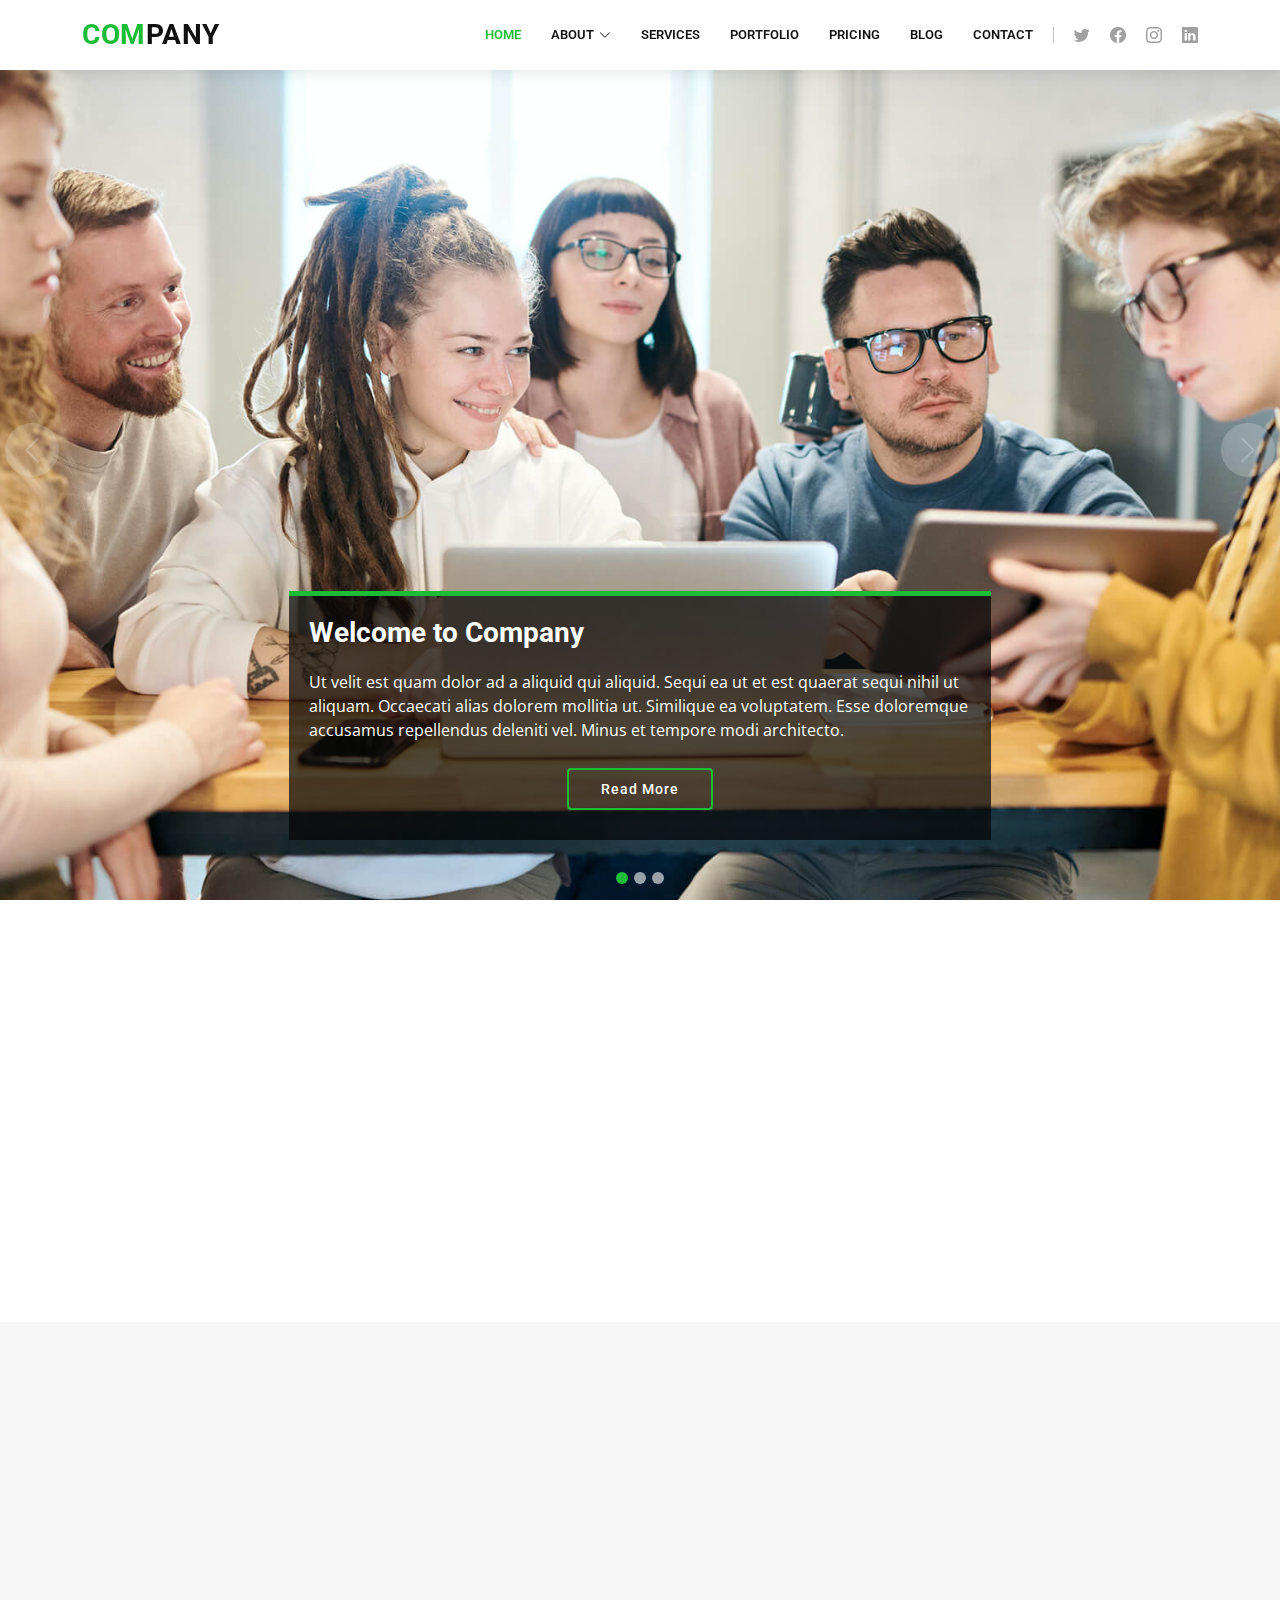
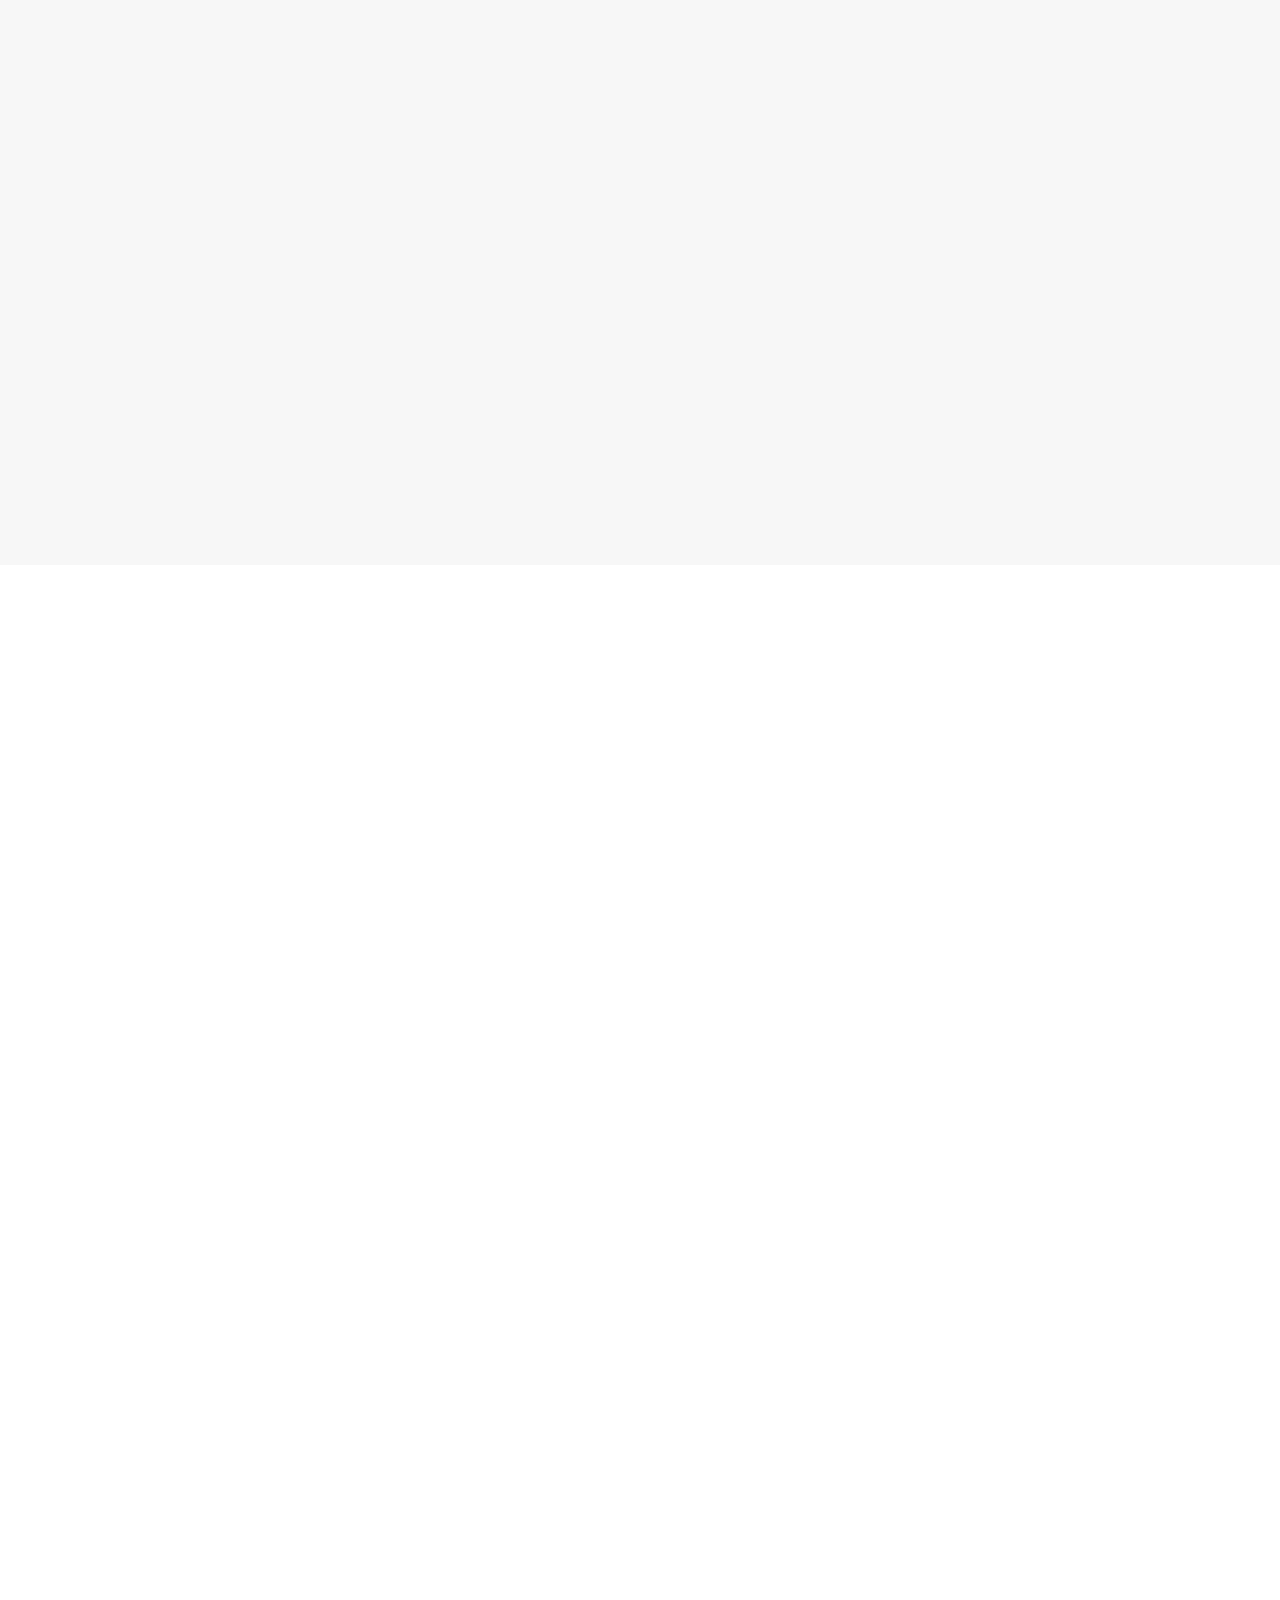
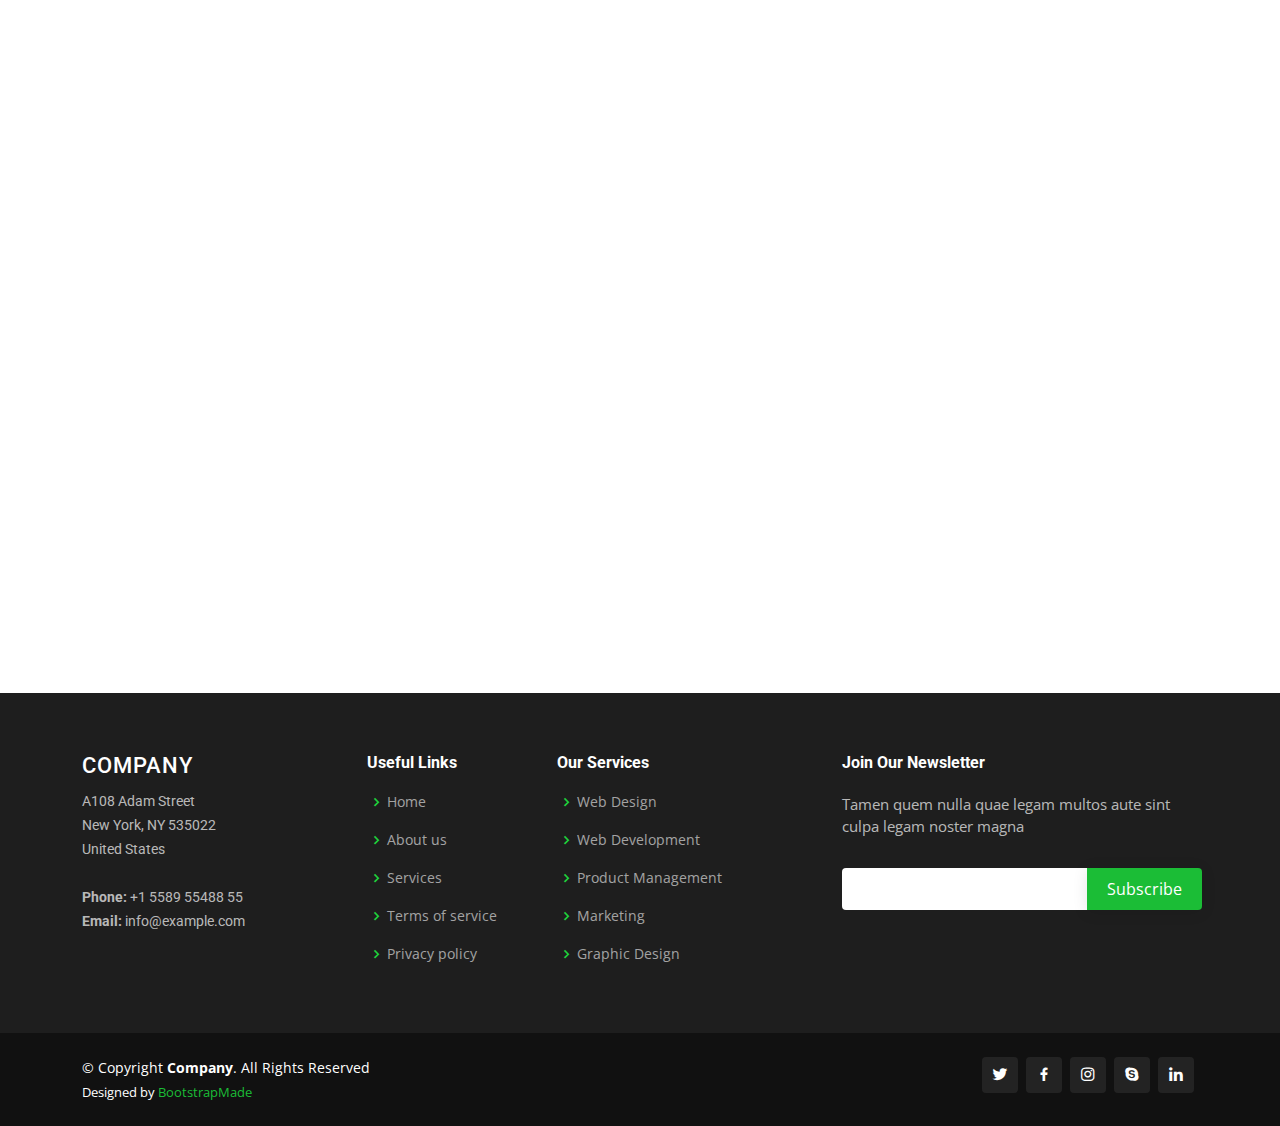
<file: index.html>
<!DOCTYPE html>
<html lang="en">

<head>
  <meta charset="utf-8">
  <meta content="width=device-width, initial-scale=1.0" name="viewport">

  <title>Company Bootstrap Template - Index</title>
  <meta content="" name="description">
  <meta content="" name="keywords">

  <!-- Favicons -->
  <link href="assets/img/favicon.png" rel="icon">
  <link href="assets/img/apple-touch-icon.png" rel="apple-touch-icon">

  <!-- Google Fonts -->
  <link href="https://fonts.googleapis.com/css?family=Open+Sans:300,300i,400,400i,600,600i,700,700i|Roboto:300,300i,400,400i,500,500i,600,600i,700,700i|Poppins:300,300i,400,400i,500,500i,600,600i,700,700i" rel="stylesheet">

  <!-- Vendor CSS Files -->
  <link href="assets/vendor/animate.css/animate.min.css" rel="stylesheet">
  <link href="assets/vendor/aos/aos.css" rel="stylesheet">
  <link href="assets/vendor/bootstrap/css/bootstrap.min.css" rel="stylesheet">
  <link href="assets/vendor/bootstrap-icons/bootstrap-icons.css" rel="stylesheet">
  <link href="assets/vendor/boxicons/css/boxicons.min.css" rel="stylesheet">
  <link href="assets/vendor/glightbox/css/glightbox.min.css" rel="stylesheet">
  <link href="assets/vendor/remixicon/remixicon.css" rel="stylesheet">
  <link href="assets/vendor/swiper/swiper-bundle.min.css" rel="stylesheet">

  <!-- Template Main CSS File -->
  <link href="assets/css/style.css" rel="stylesheet">

  <!-- =======================================================
  * Template Name: Company
  * Updated: May 30 2023 with Bootstrap v5.3.0
  * Template URL: https://bootstrapmade.com/company-free-html-bootstrap-template/
  * Author: BootstrapMade.com
  * License: https://bootstrapmade.com/license/
  ======================================================== -->
</head>

<body>

  <!-- ======= Header ======= -->
  <header id="header" class="fixed-top">
    <div class="container d-flex align-items-center">

      <h1 class="logo me-auto"><a href="index.html"><span>Com</span>pany</a></h1>
      <!-- Uncomment below if you prefer to use an image logo -->
      <!-- <a href="index.html" class="logo me-auto me-lg-0"><img src="assets/img/logo.png" alt="" class="img-fluid"></a>-->

      <nav id="navbar" class="navbar order-last order-lg-0">
        <ul>
          <li><a href="index.html" class="active">Home</a></li>

          <li class="dropdown"><a href="#"><span>About</span> <i class="bi bi-chevron-down"></i></a>
            <ul>
              <li><a href="about.html">About Us</a></li>
              <li><a href="team.html">Team</a></li>
              <li><a href="testimonials.html">Testimonials</a></li>
              <li class="dropdown"><a href="#"><span>Deep Drop Down</span> <i class="bi bi-chevron-right"></i></a>
                <ul>
                  <li><a href="#">Deep Drop Down 1</a></li>
                  <li><a href="#">Deep Drop Down 2</a></li>
                  <li><a href="#">Deep Drop Down 3</a></li>
                  <li><a href="#">Deep Drop Down 4</a></li>
                  <li><a href="#">Deep Drop Down 5</a></li>
                </ul>
              </li>
            </ul>
          </li>

          <li><a href="services.html">Services</a></li>
          <li><a href="portfolio.html">Portfolio</a></li>
          <li><a href="pricing.html">Pricing</a></li>
          <li><a href="blog.html">Blog</a></li>
          <li><a href="contact.html">Contact</a></li>

        </ul>
        <i class="bi bi-list mobile-nav-toggle"></i>
      </nav><!-- .navbar -->

      <div class="header-social-links d-flex">
        <a href="#" class="twitter"><i class="bu bi-twitter"></i></a>
        <a href="#" class="facebook"><i class="bu bi-facebook"></i></a>
        <a href="#" class="instagram"><i class="bu bi-instagram"></i></a>
        <a href="#" class="linkedin"><i class="bu bi-linkedin"></i></i></a>
      </div>

    </div>
  </header><!-- End Header -->

  <!-- ======= Hero Section ======= -->
  <section id="hero">
    <div id="heroCarousel" data-bs-interval="5000" class="carousel slide carousel-fade" data-bs-ride="carousel">

      <div class="carousel-inner" role="listbox">

        <!-- Slide 1 -->
        <div class="carousel-item active" style="background-image: url(assets/img/slide/slide-1.jpg);">
          <div class="carousel-container">
            <div class="carousel-content animate__animated animate__fadeInUp">
              <h2>Welcome to <span>Company</span></h2>
              <p>Ut velit est quam dolor ad a aliquid qui aliquid. Sequi ea ut et est quaerat sequi nihil ut aliquam. Occaecati alias dolorem mollitia ut. Similique ea voluptatem. Esse doloremque accusamus repellendus deleniti vel. Minus et tempore modi architecto.</p>
              <div class="text-center"><a href="" class="btn-get-started">Read More</a></div>
            </div>
          </div>
        </div>

        <!-- Slide 2 -->
        <div class="carousel-item" style="background-image: url(assets/img/slide/slide-2.jpg);">
          <div class="carousel-container">
            <div class="carousel-content animate__animated animate__fadeInUp">
              <h2>Lorem Ipsum Dolor</h2>
              <p>Ut velit est quam dolor ad a aliquid qui aliquid. Sequi ea ut et est quaerat sequi nihil ut aliquam. Occaecati alias dolorem mollitia ut. Similique ea voluptatem. Esse doloremque accusamus repellendus deleniti vel. Minus et tempore modi architecto.</p>
              <div class="text-center"><a href="" class="btn-get-started">Read More</a></div>
            </div>
          </div>
        </div>

        <!-- Slide 3 -->
        <div class="carousel-item" style="background-image: url(assets/img/slide/slide-3.jpg);">
          <div class="carousel-container">
            <div class="carousel-content animate__animated animate__fadeInUp">
              <h2>Sequi ea ut et est quaerat</h2>
              <p>Ut velit est quam dolor ad a aliquid qui aliquid. Sequi ea ut et est quaerat sequi nihil ut aliquam. Occaecati alias dolorem mollitia ut. Similique ea voluptatem. Esse doloremque accusamus repellendus deleniti vel. Minus et tempore modi architecto.</p>
              <div class="text-center"><a href="" class="btn-get-started">Read More</a></div>
            </div>
          </div>
        </div>

      </div>

      <a class="carousel-control-prev" href="#heroCarousel" role="button" data-bs-slide="prev">
        <span class="carousel-control-prev-icon bi bi-chevron-left" aria-hidden="true"></span>
      </a>

      <a class="carousel-control-next" href="#heroCarousel" role="button" data-bs-slide="next">
        <span class="carousel-control-next-icon bi bi-chevron-right" aria-hidden="true"></span>
      </a>

      <ol class="carousel-indicators" id="hero-carousel-indicators"></ol>

    </div>
  </section><!-- End Hero -->

  <main id="main">

    <!-- ======= About Us Section ======= -->
    <section id="about-us" class="about-us">
      <div class="container" data-aos="fade-up">

        <div class="row content">
          <div class="col-lg-6" data-aos="fade-right">
            <h2>Eum ipsam laborum deleniti velitena</h2>
            <h3>Voluptatem dignissimos provident quasi corporis voluptates sit assum perenda sruen jonee trave</h3>
          </div>
          <div class="col-lg-6 pt-4 pt-lg-0" data-aos="fade-left">
            <p>
              Ullamco laboris nisi ut aliquip ex ea commodo consequat. Duis aute irure dolor in reprehenderit in voluptate
              velit esse cillum dolore eu fugiat nulla pariatur. Excepteur sint occaecat cupidatat non proident, sunt in
              culpa qui officia deserunt mollit anim id est laborum
            </p>
            <ul>
              <li><i class="ri-check-double-line"></i> Ullamco laboris nisi ut aliquip ex ea commodo consequa</li>
              <li><i class="ri-check-double-line"></i> Duis aute irure dolor in reprehenderit in voluptate velit</li>
              <li><i class="ri-check-double-line"></i> Ullamco laboris nisi ut aliquip ex ea commodo consequat. Duis aute irure dolor in reprehenderit in</li>
            </ul>
            <p class="fst-italic">
              Lorem ipsum dolor sit amet, consectetur adipiscing elit, sed do eiusmod tempor incididunt ut labore et dolore
              magna aliqua.
            </p>
          </div>
        </div>

      </div>
    </section><!-- End About Us Section -->

    <!-- ======= Services Section ======= -->
    <section id="services" class="services section-bg">
      <div class="container" data-aos="fade-up">

        <div class="row">
          <div class="col-lg-4 col-md-6 d-flex align-items-stretch" data-aos="zoom-in" data-aos-delay="100">
            <div class="icon-box iconbox-blue">
              <div class="icon">
                <svg width="100" height="100" viewBox="0 0 600 600" xmlns="http://www.w3.org/2000/svg">
                  <path stroke="none" stroke-width="0" fill="#f5f5f5" d="M300,521.0016835830174C376.1290562159157,517.8887921683347,466.0731472004068,529.7835943286574,510.70327084640275,468.03025145048787C554.3714126377745,407.6079735673963,508.03601936045806,328.9844924480964,491.2728898941984,256.3432110539036C474.5976632858925,184.082847569629,479.9380746630129,96.60480741107993,416.23090153303,58.64404602377083C348.86323505073057,18.502131276798302,261.93793281208167,40.57373210992963,193.5410806939664,78.93577620505333C130.42746243093433,114.334589627462,98.30271207620316,179.96522072025542,76.75703585869454,249.04625023123273C51.97151888228291,328.5150500222984,13.704378332031375,421.85034740162234,66.52175969318436,486.19268352777647C119.04800174914682,550.1803526380478,217.28368757567262,524.383925680826,300,521.0016835830174"></path>
                </svg>
                <i class="bx bxl-dribbble"></i>
              </div>
              <h4><a href="">Lorem Ipsum</a></h4>
              <p>Voluptatum deleniti atque corrupti quos dolores et quas molestias excepturi</p>
            </div>
          </div>

          <div class="col-lg-4 col-md-6 d-flex align-items-stretch mt-4 mt-md-0" data-aos="zoom-in" data-aos-delay="200">
            <div class="icon-box iconbox-orange ">
              <div class="icon">
                <svg width="100" height="100" viewBox="0 0 600 600" xmlns="http://www.w3.org/2000/svg">
                  <path stroke="none" stroke-width="0" fill="#f5f5f5" d="M300,582.0697525312426C382.5290701553225,586.8405444964366,449.9789794690241,525.3245884688669,502.5850820975895,461.55621195738473C556.606425686781,396.0723002908107,615.8543463187945,314.28637112970534,586.6730223649479,234.56875336149918C558.9533121215079,158.8439757836574,454.9685369536778,164.00468322053177,381.49747125262974,130.76875717737553C312.15926192815925,99.40240125094834,248.97055460311594,18.661163978235184,179.8680185752513,50.54337015887873C110.5421016452524,82.52863877960104,119.82277516462835,180.83849132639028,109.12597500060166,256.43424936330496C100.08760227029461,320.3096726198365,92.17705696193138,384.0621239912766,124.79988738764834,439.7174275375508C164.83382741302287,508.01625554203684,220.96474134820875,577.5009287672846,300,582.0697525312426"></path>
                </svg>
                <i class="bx bx-file"></i>
              </div>
              <h4><a href="">Sed Perspiciatis</a></h4>
              <p>Duis aute irure dolor in reprehenderit in voluptate velit esse cillum dolore</p>
            </div>
          </div>

          <div class="col-lg-4 col-md-6 d-flex align-items-stretch mt-4 mt-lg-0" data-aos="zoom-in" data-aos-delay="300">
            <div class="icon-box iconbox-pink">
              <div class="icon">
                <svg width="100" height="100" viewBox="0 0 600 600" xmlns="http://www.w3.org/2000/svg">
                  <path stroke="none" stroke-width="0" fill="#f5f5f5" d="M300,541.5067337569781C382.14930387511276,545.0595476570109,479.8736841581634,548.3450877840088,526.4010558755058,480.5488172755941C571.5218469581645,414.80211281144784,517.5187510058486,332.0715597781072,496.52539010469104,255.14436215662573C477.37192572678356,184.95920475031193,473.57363656557914,105.61284051026155,413.0603344069578,65.22779650032875C343.27470386102294,18.654635553484475,251.2091493199835,5.337323636656869,175.0934190732945,40.62881213300186C97.87086631185822,76.43348514350839,51.98124368387456,156.15599469081315,36.44837278890362,239.84606092416172C21.716077023791087,319.22268207091537,43.775223500013084,401.1760424656574,96.891909868211,461.97329694683043C147.22146801428983,519.5804099606455,223.5754009179313,538.201503339737,300,541.5067337569781"></path>
                </svg>
                <i class="bx bx-tachometer"></i>
              </div>
              <h4><a href="">Magni Dolores</a></h4>
              <p>Excepteur sint occaecat cupidatat non proident, sunt in culpa qui officia</p>
            </div>
          </div>

          <div class="col-lg-4 col-md-6 d-flex align-items-stretch mt-4" data-aos="zoom-in" data-aos-delay="100">
            <div class="icon-box iconbox-yellow">
              <div class="icon">
                <svg width="100" height="100" viewBox="0 0 600 600" xmlns="http://www.w3.org/2000/svg">
                  <path stroke="none" stroke-width="0" fill="#f5f5f5" d="M300,503.46388370962813C374.79870501325706,506.71871716319447,464.8034551963731,527.1746412648533,510.4981551193396,467.86667711651364C555.9287308511215,408.9015244558933,512.6030010748507,327.5744911775523,490.211057578863,256.5855673507754C471.097692560561,195.9906835881958,447.69079081568157,138.11976852964426,395.19560036434837,102.3242989838813C329.3053358748298,57.3949838291264,248.02791733380457,8.279543830951368,175.87071277845988,42.242879143198664C103.41431057327972,76.34704239035025,93.79494320519305,170.9812938413882,81.28167332365135,250.07896920659033C70.17666984294237,320.27484674793965,64.84698225790005,396.69656628748305,111.28512138212992,450.4950937839243C156.20124167950087,502.5303643271138,231.32542653798444,500.4755392045468,300,503.46388370962813"></path>
                </svg>
                <i class="bx bx-layer"></i>
              </div>
              <h4><a href="">Nemo Enim</a></h4>
              <p>At vero eos et accusamus et iusto odio dignissimos ducimus qui blanditiis</p>
            </div>
          </div>

          <div class="col-lg-4 col-md-6 d-flex align-items-stretch mt-4" data-aos="zoom-in" data-aos-delay="200">
            <div class="icon-box iconbox-red">
              <div class="icon">
                <svg width="100" height="100" viewBox="0 0 600 600" xmlns="http://www.w3.org/2000/svg">
                  <path stroke="none" stroke-width="0" fill="#f5f5f5" d="M300,532.3542879108572C369.38199826031484,532.3153073249985,429.10787420159085,491.63046689027357,474.5244479745417,439.17860296908856C522.8885846962883,383.3225815378663,569.1668002868075,314.3205725914397,550.7432151929288,242.7694973846089C532.6665558377875,172.5657663291529,456.2379748765914,142.6223662098291,390.3689995646985,112.34683881706744C326.66090330228417,83.06452184765237,258.84405631176094,53.51806209861945,193.32584062364296,78.48882559362697C121.61183558270385,105.82097193414197,62.805066853699245,167.19869350419734,48.57481801355237,242.6138429142374C34.843463184063346,315.3850353017275,76.69343916112496,383.4422959591041,125.22947124332185,439.3748458443577C170.7312796277747,491.8107796887764,230.57421082200815,532.3932930995766,300,532.3542879108572"></path>
                </svg>
                <i class="bx bx-slideshow"></i>
              </div>
              <h4><a href="">Dele Cardo</a></h4>
              <p>Quis consequatur saepe eligendi voluptatem consequatur dolor consequuntur</p>
            </div>
          </div>

          <div class="col-lg-4 col-md-6 d-flex align-items-stretch mt-4" data-aos="zoom-in" data-aos-delay="300">
            <div class="icon-box iconbox-teal">
              <div class="icon">
                <svg width="100" height="100" viewBox="0 0 600 600" xmlns="http://www.w3.org/2000/svg">
                  <path stroke="none" stroke-width="0" fill="#f5f5f5" d="M300,566.797414625762C385.7384707136149,576.1784315230908,478.7894351017131,552.8928747891023,531.9192734346935,484.94944893311C584.6109503024035,417.5663521118492,582.489472248146,322.67544863468447,553.9536738515405,242.03673114598146C529.1557734026468,171.96086150256528,465.24506316201064,127.66468636344209,395.9583748389544,100.7403814666027C334.2173773831606,76.7482773500951,269.4350130405921,84.62216499799875,207.1952322260088,107.2889140133804C132.92018162631612,134.33871894543012,41.79353780512637,160.00259165414826,22.644507872594943,236.69541883565114C3.319112789854554,314.0945973066697,72.72355303640163,379.243833228382,124.04198916343866,440.3218312028393C172.9286146004772,498.5055451809895,224.45579914871206,558.5317968840102,300,566.797414625762"></path>
                </svg>
                <i class="bx bx-arch"></i>
              </div>
              <h4><a href="">Divera Don</a></h4>
              <p>Modi nostrum vel laborum. Porro fugit error sit minus sapiente sit aspernatur</p>
            </div>
          </div>

        </div>

      </div>
    </section><!-- End Services Section -->

    <!-- ======= Portfolio Section ======= -->
    <section id="portfolio" class="portfolio">
      <div class="container">

        <div class="row" data-aos="fade-up">
          <div class="col-lg-12 d-flex justify-content-center">
            <ul id="portfolio-flters">
              <li data-filter="*" class="filter-active">All</li>
              <li data-filter=".filter-app">App</li>
              <li data-filter=".filter-card">Card</li>
              <li data-filter=".filter-web">Web</li>
            </ul>
          </div>
        </div>

        <div class="row portfolio-container" data-aos="fade-up">

          <div class="col-lg-4 col-md-6 portfolio-item filter-app">
            <img src="assets/img/portfolio/portfolio-1.jpg" class="img-fluid" alt="">
            <div class="portfolio-info">
              <h4>App 1</h4>
              <p>App</p>
              <a href="assets/img/portfolio/portfolio-1.jpg" data-gallery="portfolioGallery" class="portfolio-lightbox preview-link" title="App 1"><i class="bx bx-plus"></i></a>
              <a href="portfolio-details.html" class="details-link" title="More Details"><i class="bx bx-link"></i></a>
            </div>
          </div>

          <div class="col-lg-4 col-md-6 portfolio-item filter-web">
            <img src="assets/img/portfolio/portfolio-2.jpg" class="img-fluid" alt="">
            <div class="portfolio-info">
              <h4>Web 3</h4>
              <p>Web</p>
              <a href="assets/img/portfolio/portfolio-2.jpg" data-gallery="portfolioGallery" class="portfolio-lightbox preview-link" title="Web 3"><i class="bx bx-plus"></i></a>
              <a href="portfolio-details.html" class="details-link" title="More Details"><i class="bx bx-link"></i></a>
            </div>
          </div>

          <div class="col-lg-4 col-md-6 portfolio-item filter-app">
            <img src="assets/img/portfolio/portfolio-3.jpg" class="img-fluid" alt="">
            <div class="portfolio-info">
              <h4>App 2</h4>
              <p>App</p>
              <a href="assets/img/portfolio/portfolio-3.jpg" data-gallery="portfolioGallery" class="portfolio-lightbox preview-link" title="App 2"><i class="bx bx-plus"></i></a>
              <a href="portfolio-details.html" class="details-link" title="More Details"><i class="bx bx-link"></i></a>
            </div>
          </div>

          <div class="col-lg-4 col-md-6 portfolio-item filter-card">
            <img src="assets/img/portfolio/portfolio-4.jpg" class="img-fluid" alt="">
            <div class="portfolio-info">
              <h4>Card 2</h4>
              <p>Card</p>
              <a href="assets/img/portfolio/portfolio-4.jpg" data-gallery="portfolioGallery" class="portfolio-lightbox preview-link" title="Card 2"><i class="bx bx-plus"></i></a>
              <a href="portfolio-details.html" class="details-link" title="More Details"><i class="bx bx-link"></i></a>
            </div>
          </div>

          <div class="col-lg-4 col-md-6 portfolio-item filter-web">
            <img src="assets/img/portfolio/portfolio-5.jpg" class="img-fluid" alt="">
            <div class="portfolio-info">
              <h4>Web 2</h4>
              <p>Web</p>
              <a href="assets/img/portfolio/portfolio-5.jpg" data-gallery="portfolioGallery" class="portfolio-lightbox preview-link" title="Web 2"><i class="bx bx-plus"></i></a>
              <a href="portfolio-details.html" class="details-link" title="More Details"><i class="bx bx-link"></i></a>
            </div>
          </div>

          <div class="col-lg-4 col-md-6 portfolio-item filter-app">
            <img src="assets/img/portfolio/portfolio-6.jpg" class="img-fluid" alt="">
            <div class="portfolio-info">
              <h4>App 3</h4>
              <p>App</p>
              <a href="assets/img/portfolio/portfolio-6.jpg" data-gallery="portfolioGallery" class="portfolio-lightbox preview-link" title="App 3"><i class="bx bx-plus"></i></a>
              <a href="portfolio-details.html" class="details-link" title="More Details"><i class="bx bx-link"></i></a>
            </div>
          </div>

          <div class="col-lg-4 col-md-6 portfolio-item filter-card">
            <img src="assets/img/portfolio/portfolio-7.jpg" class="img-fluid" alt="">
            <div class="portfolio-info">
              <h4>Card 1</h4>
              <p>Card</p>
              <a href="assets/img/portfolio/portfolio-7.jpg" data-gallery="portfolioGallery" class="portfolio-lightbox preview-link" title="Card 1"><i class="bx bx-plus"></i></a>
              <a href="portfolio-details.html" class="details-link" title="More Details"><i class="bx bx-link"></i></a>
            </div>
          </div>

          <div class="col-lg-4 col-md-6 portfolio-item filter-card">
            <img src="assets/img/portfolio/portfolio-8.jpg" class="img-fluid" alt="">
            <div class="portfolio-info">
              <h4>Card 3</h4>
              <p>Card</p>
              <a href="assets/img/portfolio/portfolio-8.jpg" data-gallery="portfolioGallery" class="portfolio-lightbox preview-link" title="Card 3"><i class="bx bx-plus"></i></a>
              <a href="portfolio-details.html" class="details-link" title="More Details"><i class="bx bx-link"></i></a>
            </div>
          </div>

          <div class="col-lg-4 col-md-6 portfolio-item filter-web">
            <img src="assets/img/portfolio/portfolio-9.jpg" class="img-fluid" alt="">
            <div class="portfolio-info">
              <h4>Web 3</h4>
              <p>Web</p>
              <a href="assets/img/portfolio/portfolio-9.jpg" data-gallery="portfolioGallery" class="portfolio-lightbox preview-link" title="Web 3"><i class="bx bx-plus"></i></a>
              <a href="portfolio-details.html" class="details-link" title="More Details"><i class="bx bx-link"></i></a>
            </div>
          </div>

        </div>

      </div>
    </section><!-- End Portfolio Section -->

    <!-- ======= Our Clients Section ======= -->
    <section id="clients" class="clients">
      <div class="container" data-aos="fade-up">

        <div class="section-title">
          <h2>Clients</h2>
        </div>

        <div class="row no-gutters clients-wrap clearfix" data-aos="fade-up">

          <div class="col-lg-3 col-md-4 col-6">
            <div class="client-logo">
              <img src="assets/img/clients/client-1.png" class="img-fluid" alt="">
            </div>
          </div>

          <div class="col-lg-3 col-md-4 col-6">
            <div class="client-logo">
              <img src="assets/img/clients/client-2.png" class="img-fluid" alt="">
            </div>
          </div>

          <div class="col-lg-3 col-md-4 col-6">
            <div class="client-logo">
              <img src="assets/img/clients/client-3.png" class="img-fluid" alt="">
            </div>
          </div>

          <div class="col-lg-3 col-md-4 col-6">
            <div class="client-logo">
              <img src="assets/img/clients/client-4.png" class="img-fluid" alt="">
            </div>
          </div>

          <div class="col-lg-3 col-md-4 col-6">
            <div class="client-logo">
              <img src="assets/img/clients/client-5.png" class="img-fluid" alt="">
            </div>
          </div>

          <div class="col-lg-3 col-md-4 col-6">
            <div class="client-logo">
              <img src="assets/img/clients/client-6.png" class="img-fluid" alt="">
            </div>
          </div>

          <div class="col-lg-3 col-md-4 col-6">
            <div class="client-logo">
              <img src="assets/img/clients/client-7.png" class="img-fluid" alt="">
            </div>
          </div>

          <div class="col-lg-3 col-md-4 col-6">
            <div class="client-logo">
              <img src="assets/img/clients/client-8.png" class="img-fluid" alt="">
            </div>
          </div>

        </div>

      </div>
    </section><!-- End Our Clients Section -->

  </main><!-- End #main -->

  <!-- ======= Footer ======= -->
  <footer id="footer">

    <div class="footer-top">
      <div class="container">
        <div class="row">

          <div class="col-lg-3 col-md-6 footer-contact">
            <h3>Company</h3>
            <p>
              A108 Adam Street <br>
              New York, NY 535022<br>
              United States <br><br>
              <strong>Phone:</strong> +1 5589 55488 55<br>
              <strong>Email:</strong> info@example.com<br>
            </p>
          </div>

          <div class="col-lg-2 col-md-6 footer-links">
            <h4>Useful Links</h4>
            <ul>
              <li><i class="bx bx-chevron-right"></i> <a href="#">Home</a></li>
              <li><i class="bx bx-chevron-right"></i> <a href="#">About us</a></li>
              <li><i class="bx bx-chevron-right"></i> <a href="#">Services</a></li>
              <li><i class="bx bx-chevron-right"></i> <a href="#">Terms of service</a></li>
              <li><i class="bx bx-chevron-right"></i> <a href="#">Privacy policy</a></li>
            </ul>
          </div>

          <div class="col-lg-3 col-md-6 footer-links">
            <h4>Our Services</h4>
            <ul>
              <li><i class="bx bx-chevron-right"></i> <a href="#">Web Design</a></li>
              <li><i class="bx bx-chevron-right"></i> <a href="#">Web Development</a></li>
              <li><i class="bx bx-chevron-right"></i> <a href="#">Product Management</a></li>
              <li><i class="bx bx-chevron-right"></i> <a href="#">Marketing</a></li>
              <li><i class="bx bx-chevron-right"></i> <a href="#">Graphic Design</a></li>
            </ul>
          </div>

          <div class="col-lg-4 col-md-6 footer-newsletter">
            <h4>Join Our Newsletter</h4>
            <p>Tamen quem nulla quae legam multos aute sint culpa legam noster magna</p>
            <form action="" method="post">
              <input type="email" name="email"><input type="submit" value="Subscribe">
            </form>
          </div>

        </div>
      </div>
    </div>

    <div class="container d-md-flex py-4">

      <div class="me-md-auto text-center text-md-start">
        <div class="copyright">
          &copy; Copyright <strong><span>Company</span></strong>. All Rights Reserved
        </div>
        <div class="credits">
          <!-- All the links in the footer should remain intact. -->
          <!-- You can delete the links only if you purchased the pro version. -->
          <!-- Licensing information: https://bootstrapmade.com/license/ -->
          <!-- Purchase the pro version with working PHP/AJAX contact form: https://bootstrapmade.com/company-free-html-bootstrap-template/ -->
          Designed by <a href="https://bootstrapmade.com/">BootstrapMade</a>
        </div>
      </div>
      <div class="social-links text-center text-md-right pt-3 pt-md-0">
        <a href="#" class="twitter"><i class="bx bxl-twitter"></i></a>
        <a href="#" class="facebook"><i class="bx bxl-facebook"></i></a>
        <a href="#" class="instagram"><i class="bx bxl-instagram"></i></a>
        <a href="#" class="google-plus"><i class="bx bxl-skype"></i></a>
        <a href="#" class="linkedin"><i class="bx bxl-linkedin"></i></a>
      </div>
    </div>
  </footer><!-- End Footer -->

  <a href="#" class="back-to-top d-flex align-items-center justify-content-center"><i class="bi bi-arrow-up-short"></i></a>

  <!-- Vendor JS Files -->
  <script src="assets/vendor/aos/aos.js"></script>
  <script src="assets/vendor/bootstrap/js/bootstrap.bundle.min.js"></script>
  <script src="assets/vendor/glightbox/js/glightbox.min.js"></script>
  <script src="assets/vendor/isotope-layout/isotope.pkgd.min.js"></script>
  <script src="assets/vendor/swiper/swiper-bundle.min.js"></script>
  <script src="assets/vendor/waypoints/noframework.waypoints.js"></script>
  <script src="assets/vendor/php-email-form/validate.js"></script>

  <!-- Template Main JS File -->
  <script src="assets/js/main.js"></script>

</body>

</html>
</file>
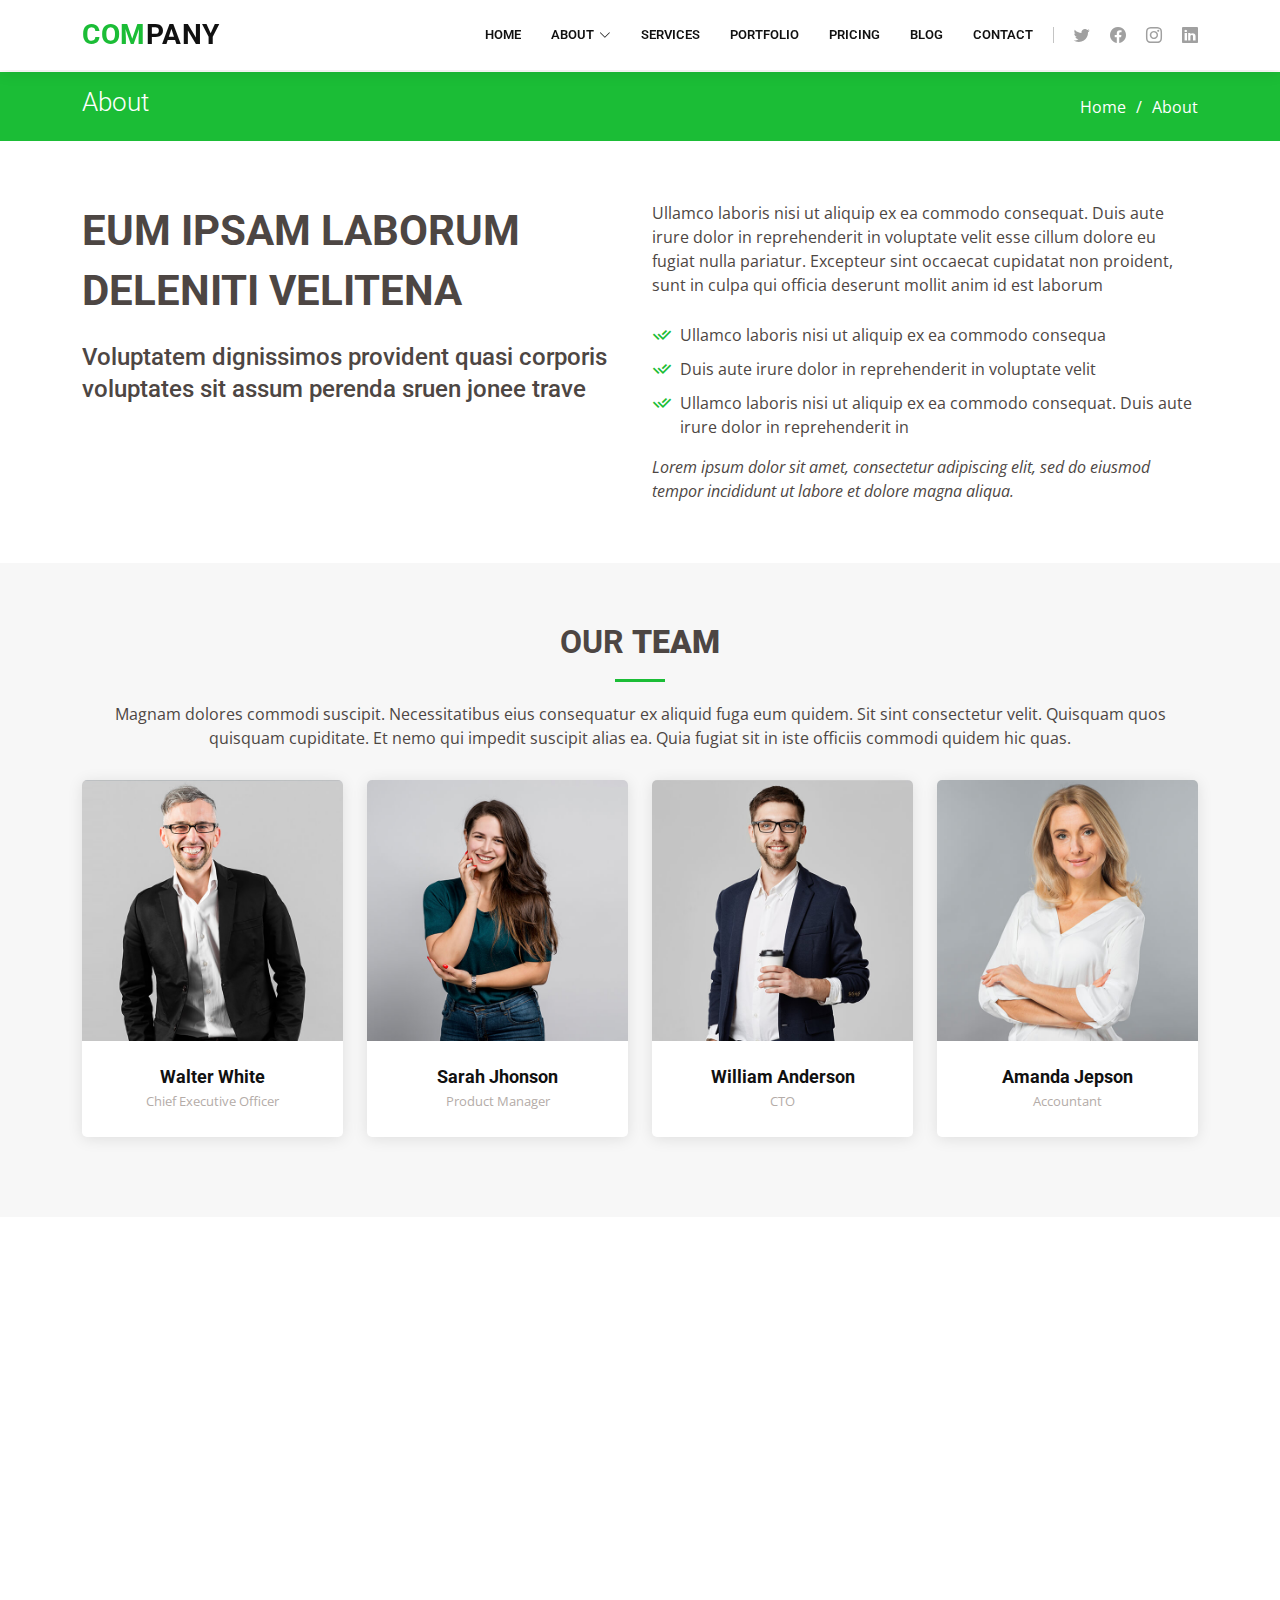
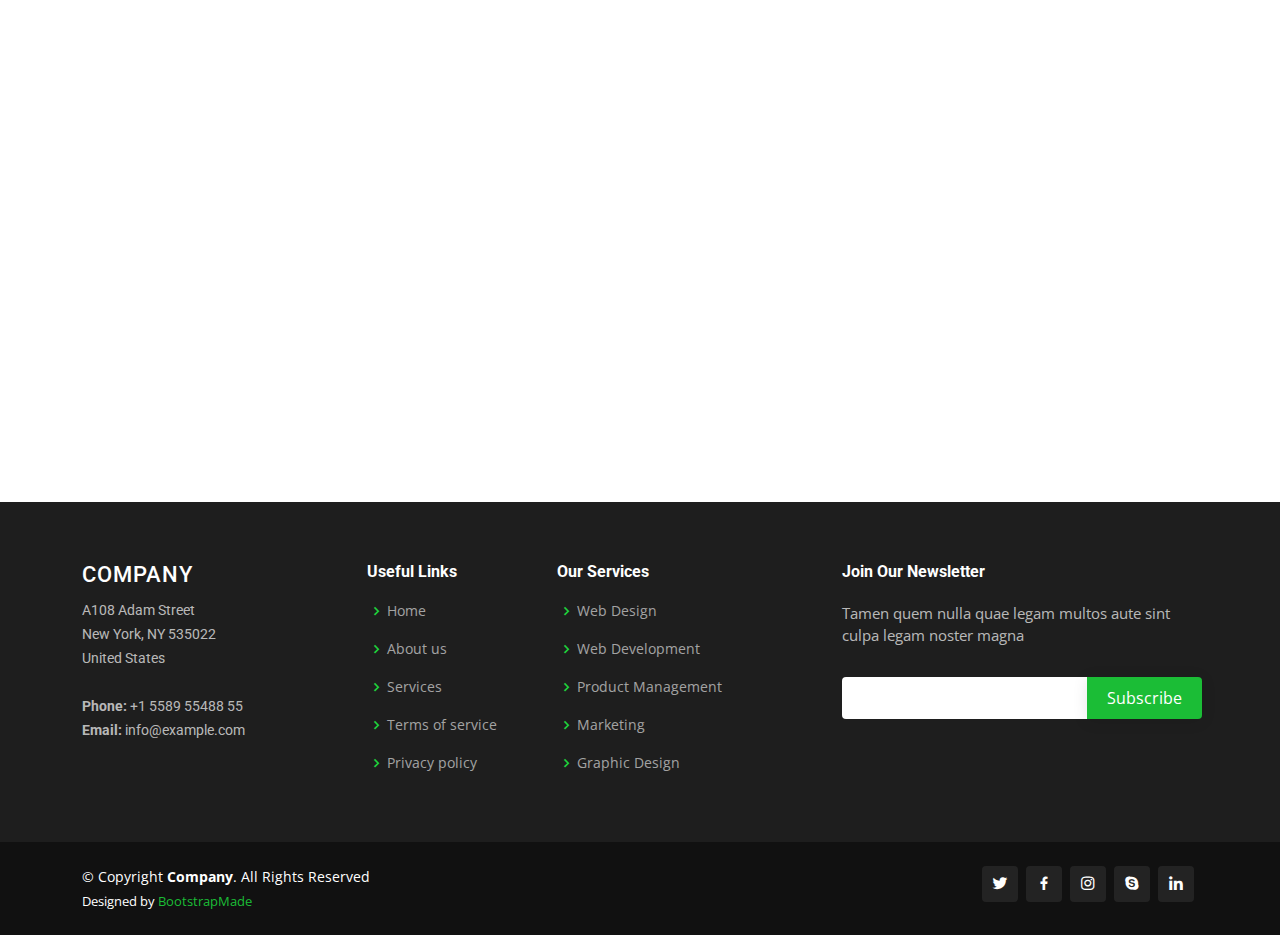
<file: about.html>
<!DOCTYPE html>
<html lang="en">

<head>
  <meta charset="utf-8">
  <meta content="width=device-width, initial-scale=1.0" name="viewport">

  <title>About - Company Bootstrap Template</title>
  <meta content="" name="description">
  <meta content="" name="keywords">

  <!-- Favicons -->
  <link href="assets/img/favicon.png" rel="icon">
  <link href="assets/img/apple-touch-icon.png" rel="apple-touch-icon">

  <!-- Google Fonts -->
  <link href="https://fonts.googleapis.com/css?family=Open+Sans:300,300i,400,400i,600,600i,700,700i|Roboto:300,300i,400,400i,500,500i,600,600i,700,700i|Poppins:300,300i,400,400i,500,500i,600,600i,700,700i" rel="stylesheet">

  <!-- Vendor CSS Files -->
  <link href="assets/vendor/animate.css/animate.min.css" rel="stylesheet">
  <link href="assets/vendor/aos/aos.css" rel="stylesheet">
  <link href="assets/vendor/bootstrap/css/bootstrap.min.css" rel="stylesheet">
  <link href="assets/vendor/bootstrap-icons/bootstrap-icons.css" rel="stylesheet">
  <link href="assets/vendor/boxicons/css/boxicons.min.css" rel="stylesheet">
  <link href="assets/vendor/glightbox/css/glightbox.min.css" rel="stylesheet">
  <link href="assets/vendor/remixicon/remixicon.css" rel="stylesheet">
  <link href="assets/vendor/swiper/swiper-bundle.min.css" rel="stylesheet">

  <!-- Template Main CSS File -->
  <link href="assets/css/style.css" rel="stylesheet">

  <!-- =======================================================
  * Template Name: Company
  * Updated: May 30 2023 with Bootstrap v5.3.0
  * Template URL: https://bootstrapmade.com/company-free-html-bootstrap-template/
  * Author: BootstrapMade.com
  * License: https://bootstrapmade.com/license/
  ======================================================== -->
</head>

<body>

  <!-- ======= Header ======= -->
  <header id="header" class="fixed-top">
    <div class="container d-flex align-items-center">

      <h1 class="logo me-auto"><a href="index.html"><span>Com</span>pany</a></h1>
      <!-- Uncomment below if you prefer to use an image logo -->
      <!-- <a href="index.html" class="logo me-auto me-lg-0"><img src="assets/img/logo.png" alt="" class="img-fluid"></a>-->

      <nav id="navbar" class="navbar order-last order-lg-0">
        <ul>
          <li><a href="index.html">Home</a></li>

          <li class="dropdown"><a href="#"><span>About</span> <i class="bi bi-chevron-down"></i></a>
            <ul>
              <li><a href="about.html" class="active">About Us</a></li>
              <li><a href="team.html">Team</a></li>
              <li><a href="testimonials.html">Testimonials</a></li>
              <li class="dropdown"><a href="#"><span>Deep Drop Down</span> <i class="bi bi-chevron-right"></i></a>
                <ul>
                  <li><a href="#">Deep Drop Down 1</a></li>
                  <li><a href="#">Deep Drop Down 2</a></li>
                  <li><a href="#">Deep Drop Down 3</a></li>
                  <li><a href="#">Deep Drop Down 4</a></li>
                  <li><a href="#">Deep Drop Down 5</a></li>
                </ul>
              </li>
            </ul>
          </li>

          <li><a href="services.html">Services</a></li>
          <li><a href="portfolio.html">Portfolio</a></li>
          <li><a href="pricing.html">Pricing</a></li>
          <li><a href="blog.html">Blog</a></li>
          <li><a href="contact.html">Contact</a></li>

        </ul>
        <i class="bi bi-list mobile-nav-toggle"></i>
      </nav><!-- .navbar -->

      <div class="header-social-links d-flex">
        <a href="#" class="twitter"><i class="bu bi-twitter"></i></a>
        <a href="#" class="facebook"><i class="bu bi-facebook"></i></a>
        <a href="#" class="instagram"><i class="bu bi-instagram"></i></a>
        <a href="#" class="linkedin"><i class="bu bi-linkedin"></i></i></a>
      </div>

    </div>
  </header><!-- End Header -->

  <main id="main">

    <!-- ======= Breadcrumbs ======= -->
    <section id="breadcrumbs" class="breadcrumbs">
      <div class="container">

        <div class="d-flex justify-content-between align-items-center">
          <h2>About</h2>
          <ol>
            <li><a href="index.html">Home</a></li>
            <li>About</li>
          </ol>
        </div>

      </div>
    </section><!-- End Breadcrumbs -->

    <!-- ======= About Us Section ======= -->
    <section id="about-us" class="about-us">
      <div class="container" data-aos="fade-up">

        <div class="row content">
          <div class="col-lg-6" data-aos="fade-right">
            <h2>Eum ipsam laborum deleniti velitena</h2>
            <h3>Voluptatem dignissimos provident quasi corporis voluptates sit assum perenda sruen jonee trave</h3>
          </div>
          <div class="col-lg-6 pt-4 pt-lg-0" data-aos="fade-left">
            <p>
              Ullamco laboris nisi ut aliquip ex ea commodo consequat. Duis aute irure dolor in reprehenderit in voluptate
              velit esse cillum dolore eu fugiat nulla pariatur. Excepteur sint occaecat cupidatat non proident, sunt in
              culpa qui officia deserunt mollit anim id est laborum
            </p>
            <ul>
              <li><i class="ri-check-double-line"></i> Ullamco laboris nisi ut aliquip ex ea commodo consequa</li>
              <li><i class="ri-check-double-line"></i> Duis aute irure dolor in reprehenderit in voluptate velit</li>
              <li><i class="ri-check-double-line"></i> Ullamco laboris nisi ut aliquip ex ea commodo consequat. Duis aute irure dolor in reprehenderit in</li>
            </ul>
            <p class="fst-italic">
              Lorem ipsum dolor sit amet, consectetur adipiscing elit, sed do eiusmod tempor incididunt ut labore et dolore
              magna aliqua.
            </p>
          </div>
        </div>

      </div>
    </section><!-- End About Us Section -->

    <!-- ======= Our Team Section ======= -->
    <section id="team" class="team section-bg">
      <div class="container">

        <div class="section-title" data-aos="fade-up">
          <h2>Our <strong>Team</strong></h2>
          <p>Magnam dolores commodi suscipit. Necessitatibus eius consequatur ex aliquid fuga eum quidem. Sit sint consectetur velit. Quisquam quos quisquam cupiditate. Et nemo qui impedit suscipit alias ea. Quia fugiat sit in iste officiis commodi quidem hic quas.</p>
        </div>

        <div class="row">

          <div class="col-lg-3 col-md-6 d-flex align-items-stretch">
            <div class="member" data-aos="fade-up">
              <div class="member-img">
                <img src="assets/img/team/team-1.jpg" class="img-fluid" alt="">
                <div class="social">
                  <a href=""><i class="bi bi-twitter"></i></a>
                  <a href=""><i class="bi bi-facebook"></i></a>
                  <a href=""><i class="bi bi-instagram"></i></a>
                  <a href=""><i class="bi bi-linkedin"></i></a>
                </div>
              </div>
              <div class="member-info">
                <h4>Walter White</h4>
                <span>Chief Executive Officer</span>
              </div>
            </div>
          </div>

          <div class="col-lg-3 col-md-6 d-flex align-items-stretch">
            <div class="member" data-aos="fade-up" data-aos-delay="100">
              <div class="member-img">
                <img src="assets/img/team/team-2.jpg" class="img-fluid" alt="">
                <div class="social">
                  <a href=""><i class="bi bi-twitter"></i></a>
                  <a href=""><i class="bi bi-facebook"></i></a>
                  <a href=""><i class="bi bi-instagram"></i></a>
                  <a href=""><i class="bi bi-linkedin"></i></a>
                </div>
              </div>
              <div class="member-info">
                <h4>Sarah Jhonson</h4>
                <span>Product Manager</span>
              </div>
            </div>
          </div>

          <div class="col-lg-3 col-md-6 d-flex align-items-stretch">
            <div class="member" data-aos="fade-up" data-aos-delay="200">
              <div class="member-img">
                <img src="assets/img/team/team-3.jpg" class="img-fluid" alt="">
                <div class="social">
                  <a href=""><i class="bi bi-twitter"></i></a>
                  <a href=""><i class="bi bi-facebook"></i></a>
                  <a href=""><i class="bi bi-instagram"></i></a>
                  <a href=""><i class="bi bi-linkedin"></i></a>
                </div>
              </div>
              <div class="member-info">
                <h4>William Anderson</h4>
                <span>CTO</span>
              </div>
            </div>
          </div>

          <div class="col-lg-3 col-md-6 d-flex align-items-stretch">
            <div class="member" data-aos="fade-up" data-aos-delay="300">
              <div class="member-img">
                <img src="assets/img/team/team-4.jpg" class="img-fluid" alt="">
                <div class="social">
                  <a href=""><i class="bi bi-twitter"></i></a>
                  <a href=""><i class="bi bi-facebook"></i></a>
                  <a href=""><i class="bi bi-instagram"></i></a>
                  <a href=""><i class="bi bi-linkedin"></i></a>
                </div>
              </div>
              <div class="member-info">
                <h4>Amanda Jepson</h4>
                <span>Accountant</span>
              </div>
            </div>
          </div>

        </div>

      </div>
    </section><!-- End Our Team Section -->

    <!-- ======= Our Skills Section ======= -->
    <section id="skills" class="skills">
      <div class="container">

        <div class="section-title" data-aos="fade-up">
          <h2>Our <strong>Skills</strong></h2>
          <p>Magnam dolores commodi suscipit. Necessitatibus eius consequatur ex aliquid fuga eum quidem. Sit sint consectetur velit. Quisquam quos quisquam cupiditate. Et nemo qui impedit suscipit alias ea. Quia fugiat sit in iste officiis commodi quidem hic quas.</p>
        </div>

        <div class="row skills-content">

          <div class="col-lg-6" data-aos="fade-up">

            <div class="progress">
              <span class="skill">HTML <i class="val">100%</i></span>
              <div class="progress-bar-wrap">
                <div class="progress-bar" role="progressbar" aria-valuenow="100" aria-valuemin="0" aria-valuemax="100"></div>
              </div>
            </div>

            <div class="progress">
              <span class="skill">CSS <i class="val">90%</i></span>
              <div class="progress-bar-wrap">
                <div class="progress-bar" role="progressbar" aria-valuenow="90" aria-valuemin="0" aria-valuemax="100"></div>
              </div>
            </div>

            <div class="progress">
              <span class="skill">JavaScript <i class="val">75%</i></span>
              <div class="progress-bar-wrap">
                <div class="progress-bar" role="progressbar" aria-valuenow="75" aria-valuemin="0" aria-valuemax="100"></div>
              </div>
            </div>

          </div>

          <div class="col-lg-6" data-aos="fade-up" data-aos-delay="100">

            <div class="progress">
              <span class="skill">PHP <i class="val">80%</i></span>
              <div class="progress-bar-wrap">
                <div class="progress-bar" role="progressbar" aria-valuenow="80" aria-valuemin="0" aria-valuemax="100"></div>
              </div>
            </div>

            <div class="progress">
              <span class="skill">WordPress/CMS <i class="val">90%</i></span>
              <div class="progress-bar-wrap">
                <div class="progress-bar" role="progressbar" aria-valuenow="90" aria-valuemin="0" aria-valuemax="100"></div>
              </div>
            </div>

            <div class="progress">
              <span class="skill">Photoshop <i class="val">55%</i></span>
              <div class="progress-bar-wrap">
                <div class="progress-bar" role="progressbar" aria-valuenow="55" aria-valuemin="0" aria-valuemax="100"></div>
              </div>
            </div>

          </div>

        </div>

      </div>
    </section><!-- End Our Skills Section -->

    <!-- ======= Our Clients Section ======= -->
    <section id="clients" class="clients">
      <div class="container" data-aos="fade-up">

        <div class="section-title">
          <h2>Clients</h2>
        </div>

        <div class="row no-gutters clients-wrap clearfix" data-aos="fade-up">

          <div class="col-lg-3 col-md-4 col-6">
            <div class="client-logo">
              <img src="assets/img/clients/client-1.png" class="img-fluid" alt="">
            </div>
          </div>

          <div class="col-lg-3 col-md-4 col-6">
            <div class="client-logo">
              <img src="assets/img/clients/client-2.png" class="img-fluid" alt="">
            </div>
          </div>

          <div class="col-lg-3 col-md-4 col-6">
            <div class="client-logo">
              <img src="assets/img/clients/client-3.png" class="img-fluid" alt="">
            </div>
          </div>

          <div class="col-lg-3 col-md-4 col-6">
            <div class="client-logo">
              <img src="assets/img/clients/client-4.png" class="img-fluid" alt="">
            </div>
          </div>

          <div class="col-lg-3 col-md-4 col-6">
            <div class="client-logo">
              <img src="assets/img/clients/client-5.png" class="img-fluid" alt="">
            </div>
          </div>

          <div class="col-lg-3 col-md-4 col-6">
            <div class="client-logo">
              <img src="assets/img/clients/client-6.png" class="img-fluid" alt="">
            </div>
          </div>

          <div class="col-lg-3 col-md-4 col-6">
            <div class="client-logo">
              <img src="assets/img/clients/client-7.png" class="img-fluid" alt="">
            </div>
          </div>

          <div class="col-lg-3 col-md-4 col-6">
            <div class="client-logo">
              <img src="assets/img/clients/client-8.png" class="img-fluid" alt="">
            </div>
          </div>

        </div>

      </div>
    </section><!-- End Our Clients Section -->

  </main><!-- End #main -->

  <!-- ======= Footer ======= -->
  <footer id="footer">

    <div class="footer-top">
      <div class="container">
        <div class="row">

          <div class="col-lg-3 col-md-6 footer-contact">
            <h3>Company</h3>
            <p>
              A108 Adam Street <br>
              New York, NY 535022<br>
              United States <br><br>
              <strong>Phone:</strong> +1 5589 55488 55<br>
              <strong>Email:</strong> info@example.com<br>
            </p>
          </div>

          <div class="col-lg-2 col-md-6 footer-links">
            <h4>Useful Links</h4>
            <ul>
              <li><i class="bx bx-chevron-right"></i> <a href="#">Home</a></li>
              <li><i class="bx bx-chevron-right"></i> <a href="#">About us</a></li>
              <li><i class="bx bx-chevron-right"></i> <a href="#">Services</a></li>
              <li><i class="bx bx-chevron-right"></i> <a href="#">Terms of service</a></li>
              <li><i class="bx bx-chevron-right"></i> <a href="#">Privacy policy</a></li>
            </ul>
          </div>

          <div class="col-lg-3 col-md-6 footer-links">
            <h4>Our Services</h4>
            <ul>
              <li><i class="bx bx-chevron-right"></i> <a href="#">Web Design</a></li>
              <li><i class="bx bx-chevron-right"></i> <a href="#">Web Development</a></li>
              <li><i class="bx bx-chevron-right"></i> <a href="#">Product Management</a></li>
              <li><i class="bx bx-chevron-right"></i> <a href="#">Marketing</a></li>
              <li><i class="bx bx-chevron-right"></i> <a href="#">Graphic Design</a></li>
            </ul>
          </div>

          <div class="col-lg-4 col-md-6 footer-newsletter">
            <h4>Join Our Newsletter</h4>
            <p>Tamen quem nulla quae legam multos aute sint culpa legam noster magna</p>
            <form action="" method="post">
              <input type="email" name="email"><input type="submit" value="Subscribe">
            </form>
          </div>

        </div>
      </div>
    </div>

    <div class="container d-md-flex py-4">

      <div class="me-md-auto text-center text-md-start">
        <div class="copyright">
          &copy; Copyright <strong><span>Company</span></strong>. All Rights Reserved
        </div>
        <div class="credits">
          <!-- All the links in the footer should remain intact. -->
          <!-- You can delete the links only if you purchased the pro version. -->
          <!-- Licensing information: https://bootstrapmade.com/license/ -->
          <!-- Purchase the pro version with working PHP/AJAX contact form: https://bootstrapmade.com/company-free-html-bootstrap-template/ -->
          Designed by <a href="https://bootstrapmade.com/">BootstrapMade</a>
        </div>
      </div>
      <div class="social-links text-center text-md-right pt-3 pt-md-0">
        <a href="#" class="twitter"><i class="bx bxl-twitter"></i></a>
        <a href="#" class="facebook"><i class="bx bxl-facebook"></i></a>
        <a href="#" class="instagram"><i class="bx bxl-instagram"></i></a>
        <a href="#" class="google-plus"><i class="bx bxl-skype"></i></a>
        <a href="#" class="linkedin"><i class="bx bxl-linkedin"></i></a>
      </div>
    </div>
  </footer><!-- End Footer -->

  <a href="#" class="back-to-top d-flex align-items-center justify-content-center"><i class="bi bi-arrow-up-short"></i></a>

  <!-- Vendor JS Files -->
  <script src="assets/vendor/aos/aos.js"></script>
  <script src="assets/vendor/bootstrap/js/bootstrap.bundle.min.js"></script>
  <script src="assets/vendor/glightbox/js/glightbox.min.js"></script>
  <script src="assets/vendor/isotope-layout/isotope.pkgd.min.js"></script>
  <script src="assets/vendor/swiper/swiper-bundle.min.js"></script>
  <script src="assets/vendor/waypoints/noframework.waypoints.js"></script>
  <script src="assets/vendor/php-email-form/validate.js"></script>

  <!-- Template Main JS File -->
  <script src="assets/js/main.js"></script>

</body>

</html>
</file>
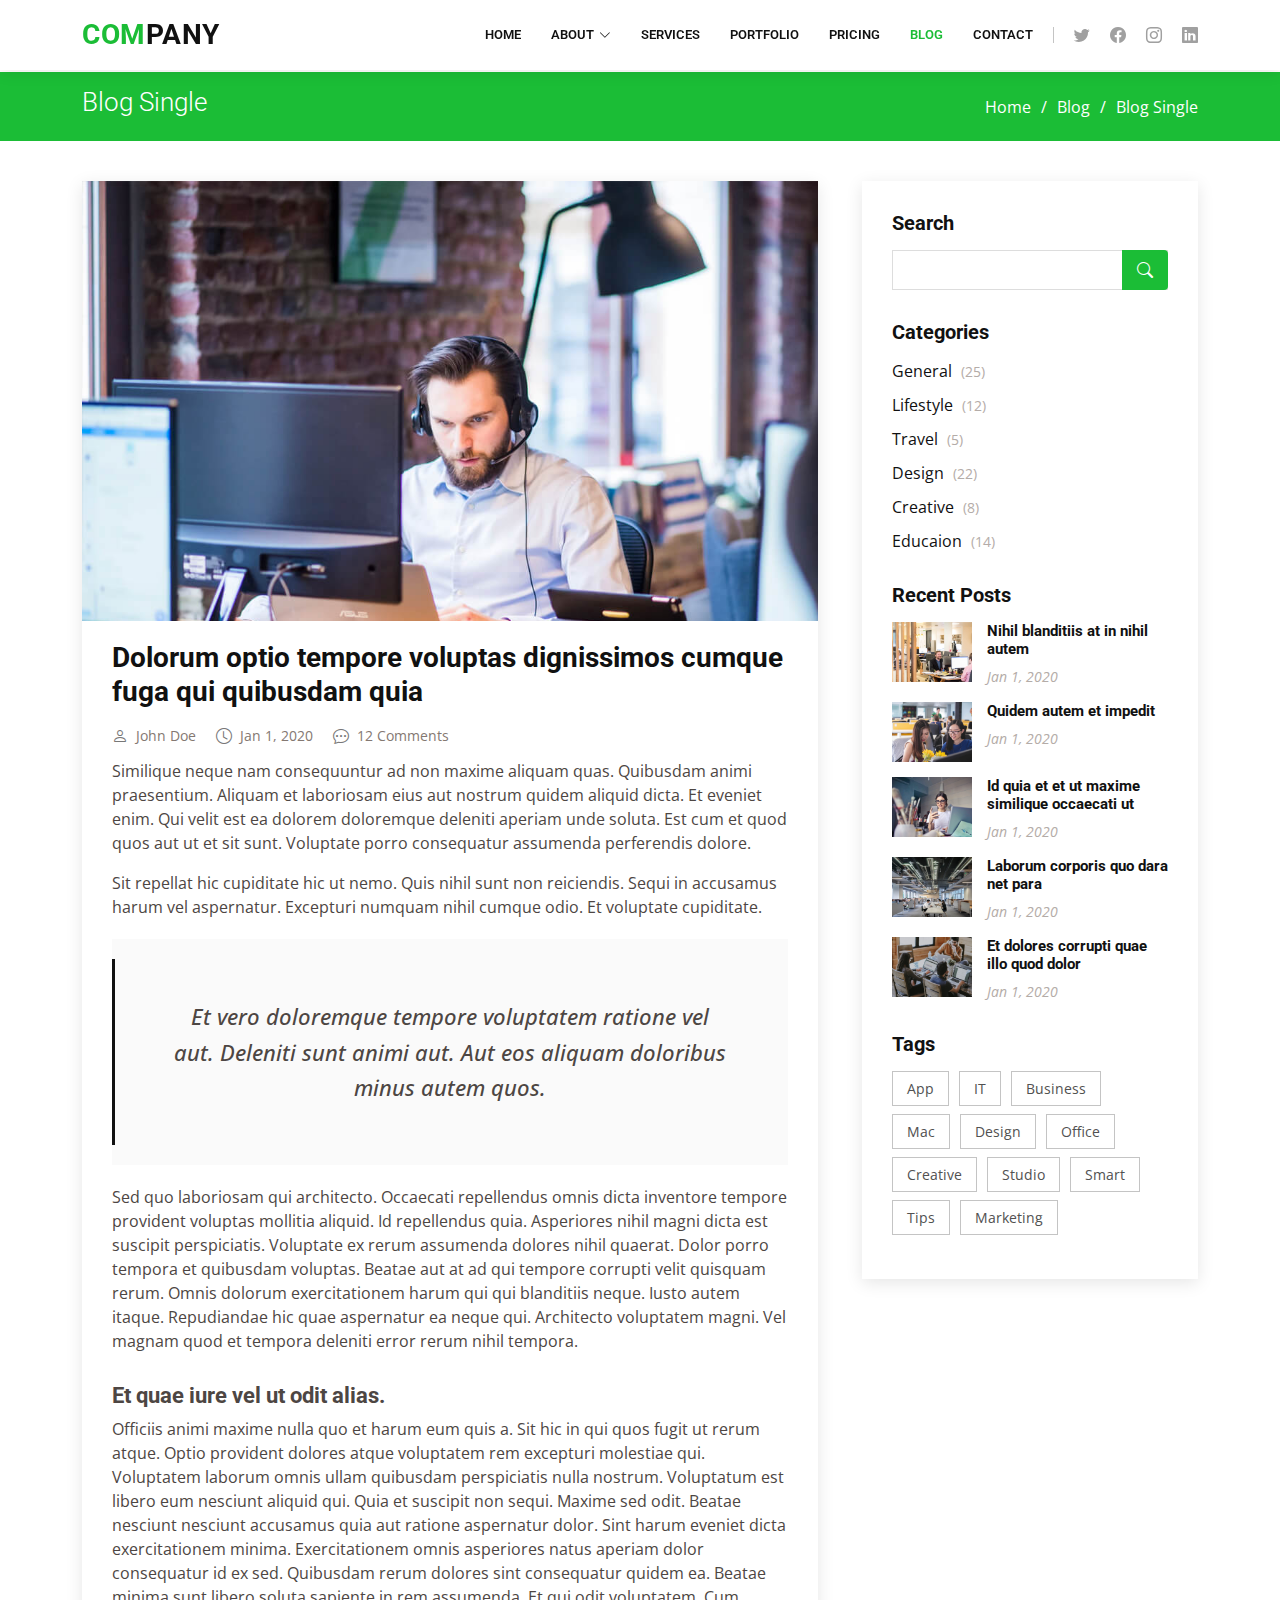
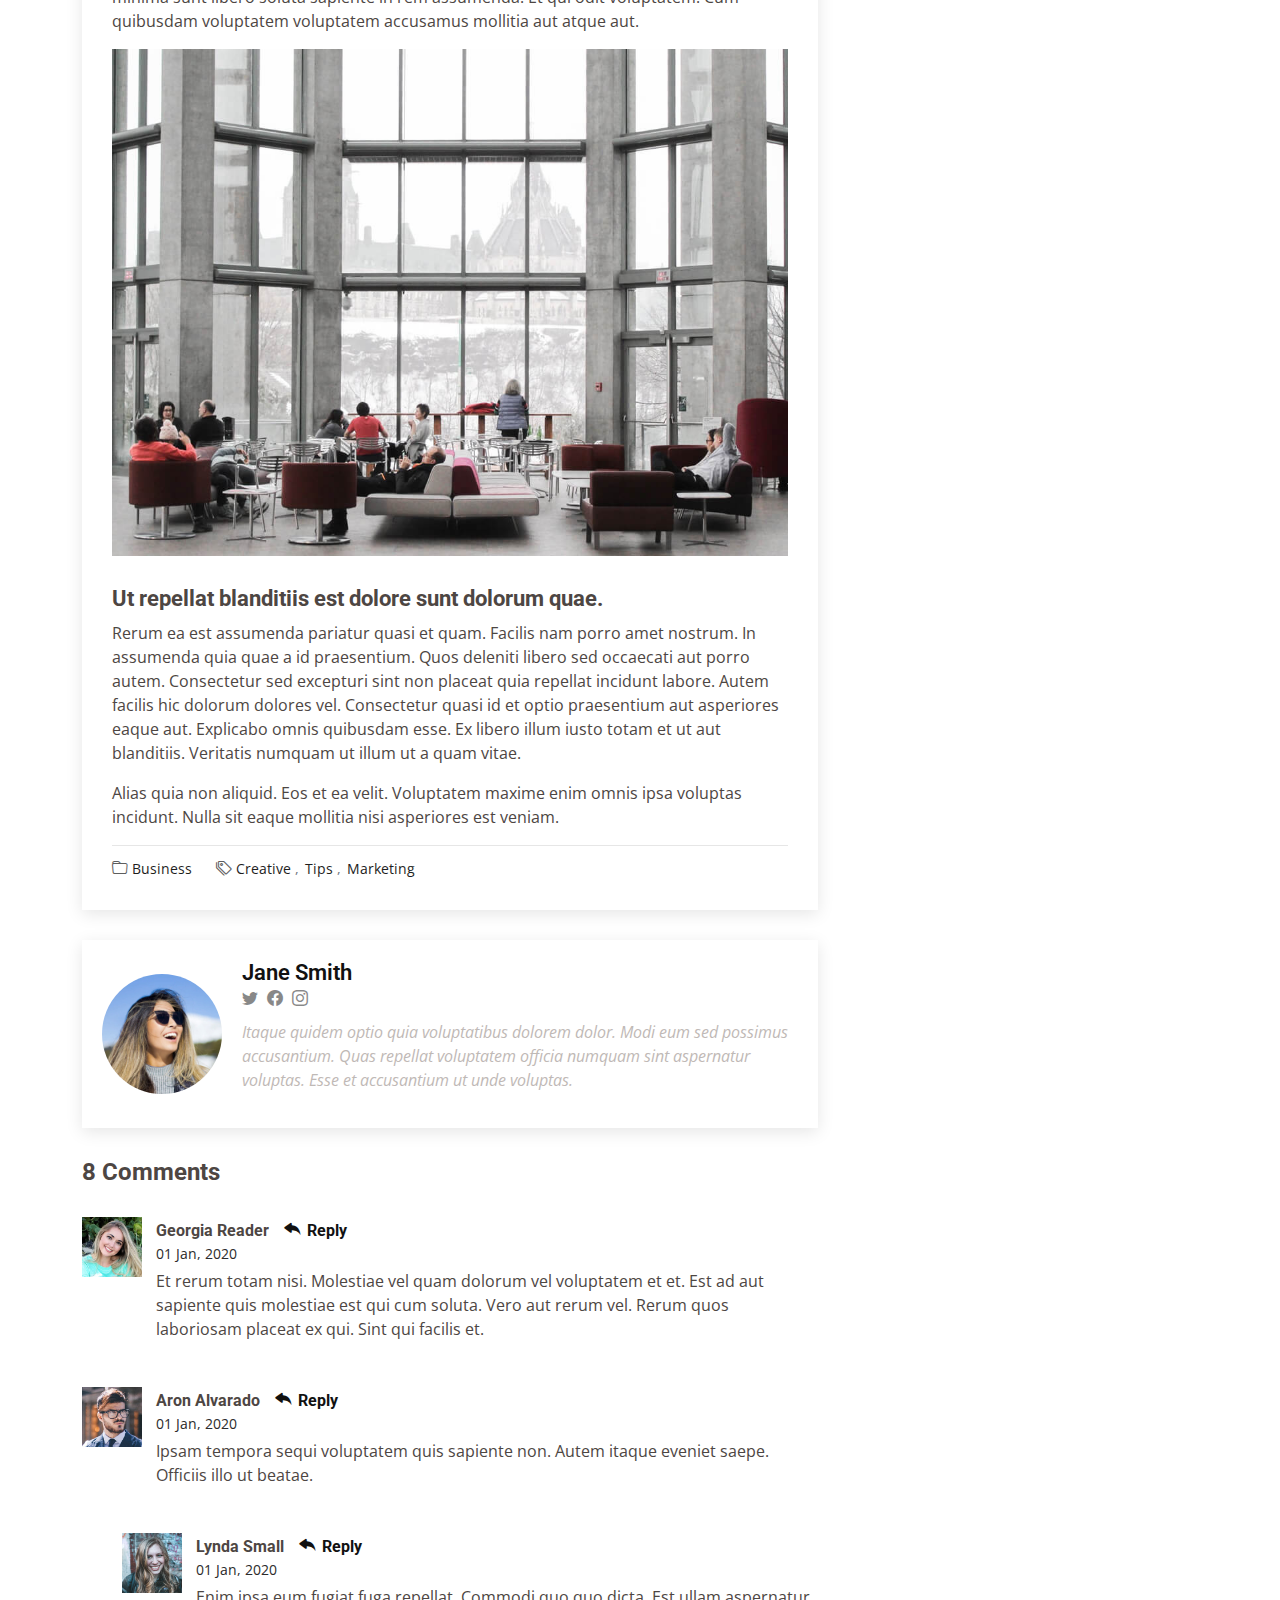
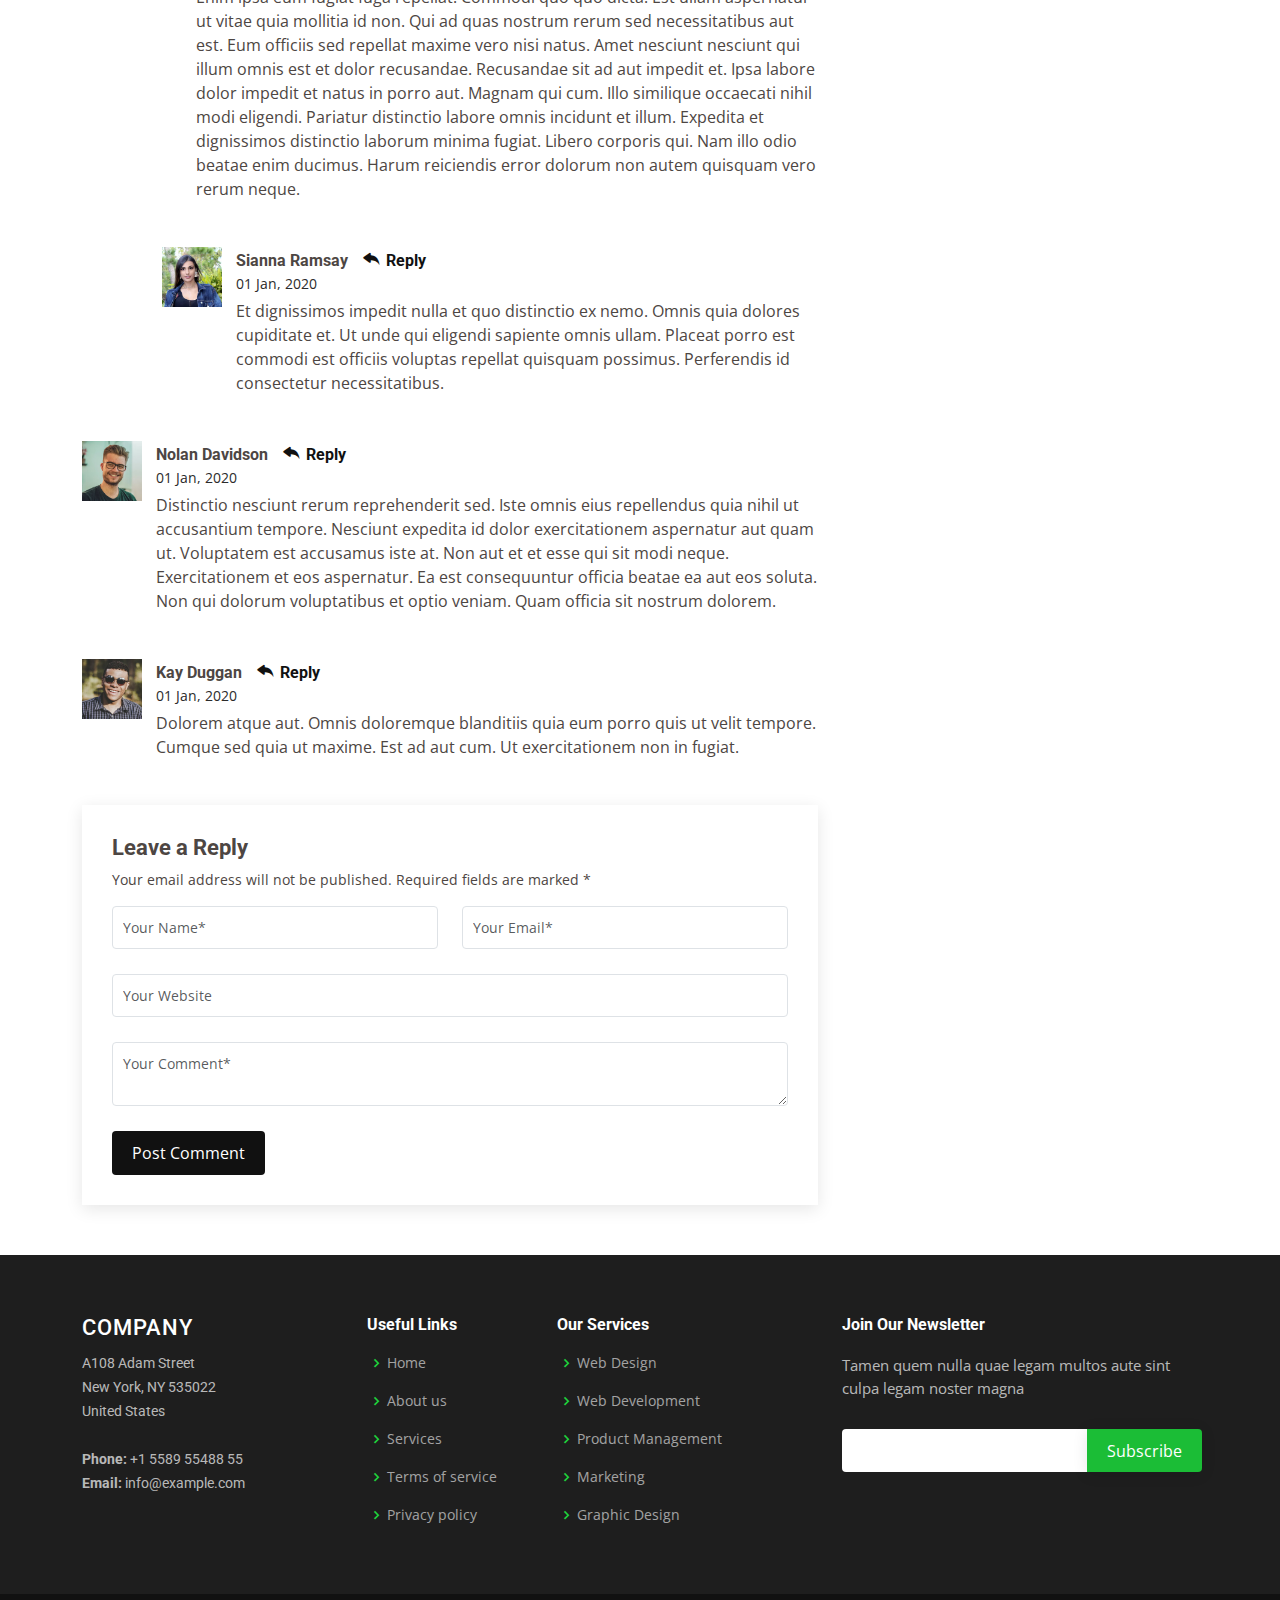
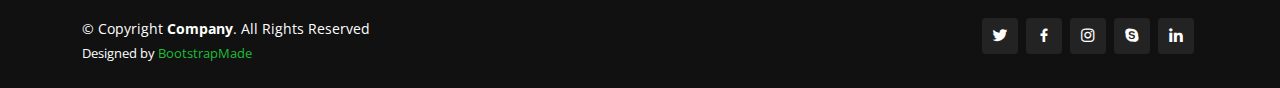
<file: blog-single.html>
<!DOCTYPE html>
<html lang="en">

<head>
  <meta charset="utf-8">
  <meta content="width=device-width, initial-scale=1.0" name="viewport">

  <title>Blog Single - Company Bootstrap Template</title>
  <meta content="" name="description">
  <meta content="" name="keywords">

  <!-- Favicons -->
  <link href="assets/img/favicon.png" rel="icon">
  <link href="assets/img/apple-touch-icon.png" rel="apple-touch-icon">

  <!-- Google Fonts -->
  <link href="https://fonts.googleapis.com/css?family=Open+Sans:300,300i,400,400i,600,600i,700,700i|Roboto:300,300i,400,400i,500,500i,600,600i,700,700i|Poppins:300,300i,400,400i,500,500i,600,600i,700,700i" rel="stylesheet">

  <!-- Vendor CSS Files -->
  <link href="assets/vendor/animate.css/animate.min.css" rel="stylesheet">
  <link href="assets/vendor/aos/aos.css" rel="stylesheet">
  <link href="assets/vendor/bootstrap/css/bootstrap.min.css" rel="stylesheet">
  <link href="assets/vendor/bootstrap-icons/bootstrap-icons.css" rel="stylesheet">
  <link href="assets/vendor/boxicons/css/boxicons.min.css" rel="stylesheet">
  <link href="assets/vendor/glightbox/css/glightbox.min.css" rel="stylesheet">
  <link href="assets/vendor/remixicon/remixicon.css" rel="stylesheet">
  <link href="assets/vendor/swiper/swiper-bundle.min.css" rel="stylesheet">

  <!-- Template Main CSS File -->
  <link href="assets/css/style.css" rel="stylesheet">

  <!-- =======================================================
  * Template Name: Company
  * Updated: May 30 2023 with Bootstrap v5.3.0
  * Template URL: https://bootstrapmade.com/company-free-html-bootstrap-template/
  * Author: BootstrapMade.com
  * License: https://bootstrapmade.com/license/
  ======================================================== -->
</head>

<body>

  <!-- ======= Header ======= -->
  <header id="header" class="fixed-top">
    <div class="container d-flex align-items-center">

      <h1 class="logo me-auto"><a href="index.html"><span>Com</span>pany</a></h1>
      <!-- Uncomment below if you prefer to use an image logo -->
      <!-- <a href="index.html" class="logo me-auto me-lg-0"><img src="assets/img/logo.png" alt="" class="img-fluid"></a>-->

      <nav id="navbar" class="navbar order-last order-lg-0">
        <ul>
          <li><a href="index.html">Home</a></li>

          <li class="dropdown"><a href="#"><span>About</span> <i class="bi bi-chevron-down"></i></a>
            <ul>
              <li><a href="about.html">About Us</a></li>
              <li><a href="team.html">Team</a></li>
              <li><a href="testimonials.html">Testimonials</a></li>
              <li class="dropdown"><a href="#"><span>Deep Drop Down</span> <i class="bi bi-chevron-right"></i></a>
                <ul>
                  <li><a href="#">Deep Drop Down 1</a></li>
                  <li><a href="#">Deep Drop Down 2</a></li>
                  <li><a href="#">Deep Drop Down 3</a></li>
                  <li><a href="#">Deep Drop Down 4</a></li>
                  <li><a href="#">Deep Drop Down 5</a></li>
                </ul>
              </li>
            </ul>
          </li>

          <li><a href="services.html">Services</a></li>
          <li><a href="portfolio.html">Portfolio</a></li>
          <li><a href="pricing.html">Pricing</a></li>
          <li><a href="blog.html" class="active">Blog</a></li>
          <li><a href="contact.html">Contact</a></li>

        </ul>
        <i class="bi bi-list mobile-nav-toggle"></i>
      </nav><!-- .navbar -->

      <div class="header-social-links d-flex">
        <a href="#" class="twitter"><i class="bu bi-twitter"></i></a>
        <a href="#" class="facebook"><i class="bu bi-facebook"></i></a>
        <a href="#" class="instagram"><i class="bu bi-instagram"></i></a>
        <a href="#" class="linkedin"><i class="bu bi-linkedin"></i></i></a>
      </div>

    </div>
  </header><!-- End Header -->

  <main id="main">

    <!-- ======= Breadcrumbs ======= -->
    <section id="breadcrumbs" class="breadcrumbs">
      <div class="container">

        <div class="d-flex justify-content-between align-items-center">
          <h2>Blog Single</h2>
          <ol>
            <li><a href="index.html">Home</a></li>
            <li><a href="blog.html">Blog</a></li>
            <li>Blog Single</li>
          </ol>
        </div>

      </div>
    </section><!-- End Breadcrumbs -->

    <!-- ======= Blog Single Section ======= -->
    <section id="blog" class="blog">
      <div class="container" data-aos="fade-up">

        <div class="row">

          <div class="col-lg-8 entries">

            <article class="entry entry-single">

              <div class="entry-img">
                <img src="assets/img/blog/blog-1.jpg" alt="" class="img-fluid">
              </div>

              <h2 class="entry-title">
                <a href="blog-single.html">Dolorum optio tempore voluptas dignissimos cumque fuga qui quibusdam quia</a>
              </h2>

              <div class="entry-meta">
                <ul>
                  <li class="d-flex align-items-center"><i class="bi bi-person"></i> <a href="blog-single.html">John Doe</a></li>
                  <li class="d-flex align-items-center"><i class="bi bi-clock"></i> <a href="blog-single.html"><time datetime="2020-01-01">Jan 1, 2020</time></a></li>
                  <li class="d-flex align-items-center"><i class="bi bi-chat-dots"></i> <a href="blog-single.html">12 Comments</a></li>
                </ul>
              </div>

              <div class="entry-content">
                <p>
                  Similique neque nam consequuntur ad non maxime aliquam quas. Quibusdam animi praesentium. Aliquam et laboriosam eius aut nostrum quidem aliquid dicta.
                  Et eveniet enim. Qui velit est ea dolorem doloremque deleniti aperiam unde soluta. Est cum et quod quos aut ut et sit sunt. Voluptate porro consequatur assumenda perferendis dolore.
                </p>

                <p>
                  Sit repellat hic cupiditate hic ut nemo. Quis nihil sunt non reiciendis. Sequi in accusamus harum vel aspernatur. Excepturi numquam nihil cumque odio. Et voluptate cupiditate.
                </p>

                <blockquote>
                  <p>
                    Et vero doloremque tempore voluptatem ratione vel aut. Deleniti sunt animi aut. Aut eos aliquam doloribus minus autem quos.
                  </p>
                </blockquote>

                <p>
                  Sed quo laboriosam qui architecto. Occaecati repellendus omnis dicta inventore tempore provident voluptas mollitia aliquid. Id repellendus quia. Asperiores nihil magni dicta est suscipit perspiciatis. Voluptate ex rerum assumenda dolores nihil quaerat.
                  Dolor porro tempora et quibusdam voluptas. Beatae aut at ad qui tempore corrupti velit quisquam rerum. Omnis dolorum exercitationem harum qui qui blanditiis neque.
                  Iusto autem itaque. Repudiandae hic quae aspernatur ea neque qui. Architecto voluptatem magni. Vel magnam quod et tempora deleniti error rerum nihil tempora.
                </p>

                <h3>Et quae iure vel ut odit alias.</h3>
                <p>
                  Officiis animi maxime nulla quo et harum eum quis a. Sit hic in qui quos fugit ut rerum atque. Optio provident dolores atque voluptatem rem excepturi molestiae qui. Voluptatem laborum omnis ullam quibusdam perspiciatis nulla nostrum. Voluptatum est libero eum nesciunt aliquid qui.
                  Quia et suscipit non sequi. Maxime sed odit. Beatae nesciunt nesciunt accusamus quia aut ratione aspernatur dolor. Sint harum eveniet dicta exercitationem minima. Exercitationem omnis asperiores natus aperiam dolor consequatur id ex sed. Quibusdam rerum dolores sint consequatur quidem ea.
                  Beatae minima sunt libero soluta sapiente in rem assumenda. Et qui odit voluptatem. Cum quibusdam voluptatem voluptatem accusamus mollitia aut atque aut.
                </p>
                <img src="assets/img/blog/blog-inside-post.jpg" class="img-fluid" alt="">

                <h3>Ut repellat blanditiis est dolore sunt dolorum quae.</h3>
                <p>
                  Rerum ea est assumenda pariatur quasi et quam. Facilis nam porro amet nostrum. In assumenda quia quae a id praesentium. Quos deleniti libero sed occaecati aut porro autem. Consectetur sed excepturi sint non placeat quia repellat incidunt labore. Autem facilis hic dolorum dolores vel.
                  Consectetur quasi id et optio praesentium aut asperiores eaque aut. Explicabo omnis quibusdam esse. Ex libero illum iusto totam et ut aut blanditiis. Veritatis numquam ut illum ut a quam vitae.
                </p>
                <p>
                  Alias quia non aliquid. Eos et ea velit. Voluptatem maxime enim omnis ipsa voluptas incidunt. Nulla sit eaque mollitia nisi asperiores est veniam.
                </p>

              </div>

              <div class="entry-footer">
                <i class="bi bi-folder"></i>
                <ul class="cats">
                  <li><a href="#">Business</a></li>
                </ul>

                <i class="bi bi-tags"></i>
                <ul class="tags">
                  <li><a href="#">Creative</a></li>
                  <li><a href="#">Tips</a></li>
                  <li><a href="#">Marketing</a></li>
                </ul>
              </div>

            </article><!-- End blog entry -->

            <div class="blog-author d-flex align-items-center">
              <img src="assets/img/blog/blog-author.jpg" class="rounded-circle float-left" alt="">
              <div>
                <h4>Jane Smith</h4>
                <div class="social-links">
                  <a href="https://twitters.com/#"><i class="bi bi-twitter"></i></a>
                  <a href="https://facebook.com/#"><i class="bi bi-facebook"></i></a>
                  <a href="https://instagram.com/#"><i class="biu bi-instagram"></i></a>
                </div>
                <p>
                  Itaque quidem optio quia voluptatibus dolorem dolor. Modi eum sed possimus accusantium. Quas repellat voluptatem officia numquam sint aspernatur voluptas. Esse et accusantium ut unde voluptas.
                </p>
              </div>
            </div><!-- End blog author bio -->

            <div class="blog-comments">

              <h4 class="comments-count">8 Comments</h4>

              <div id="comment-1" class="comment">
                <div class="d-flex">
                  <div class="comment-img"><img src="assets/img/blog/comments-1.jpg" alt=""></div>
                  <div>
                    <h5><a href="">Georgia Reader</a> <a href="#" class="reply"><i class="bi bi-reply-fill"></i> Reply</a></h5>
                    <time datetime="2020-01-01">01 Jan, 2020</time>
                    <p>
                      Et rerum totam nisi. Molestiae vel quam dolorum vel voluptatem et et. Est ad aut sapiente quis molestiae est qui cum soluta.
                      Vero aut rerum vel. Rerum quos laboriosam placeat ex qui. Sint qui facilis et.
                    </p>
                  </div>
                </div>
              </div><!-- End comment #1 -->

              <div id="comment-2" class="comment">
                <div class="d-flex">
                  <div class="comment-img"><img src="assets/img/blog/comments-2.jpg" alt=""></div>
                  <div>
                    <h5><a href="">Aron Alvarado</a> <a href="#" class="reply"><i class="bi bi-reply-fill"></i> Reply</a></h5>
                    <time datetime="2020-01-01">01 Jan, 2020</time>
                    <p>
                      Ipsam tempora sequi voluptatem quis sapiente non. Autem itaque eveniet saepe. Officiis illo ut beatae.
                    </p>
                  </div>
                </div>

                <div id="comment-reply-1" class="comment comment-reply">
                  <div class="d-flex">
                    <div class="comment-img"><img src="assets/img/blog/comments-3.jpg" alt=""></div>
                    <div>
                      <h5><a href="">Lynda Small</a> <a href="#" class="reply"><i class="bi bi-reply-fill"></i> Reply</a></h5>
                      <time datetime="2020-01-01">01 Jan, 2020</time>
                      <p>
                        Enim ipsa eum fugiat fuga repellat. Commodi quo quo dicta. Est ullam aspernatur ut vitae quia mollitia id non. Qui ad quas nostrum rerum sed necessitatibus aut est. Eum officiis sed repellat maxime vero nisi natus. Amet nesciunt nesciunt qui illum omnis est et dolor recusandae.

                        Recusandae sit ad aut impedit et. Ipsa labore dolor impedit et natus in porro aut. Magnam qui cum. Illo similique occaecati nihil modi eligendi. Pariatur distinctio labore omnis incidunt et illum. Expedita et dignissimos distinctio laborum minima fugiat.

                        Libero corporis qui. Nam illo odio beatae enim ducimus. Harum reiciendis error dolorum non autem quisquam vero rerum neque.
                      </p>
                    </div>
                  </div>

                  <div id="comment-reply-2" class="comment comment-reply">
                    <div class="d-flex">
                      <div class="comment-img"><img src="assets/img/blog/comments-4.jpg" alt=""></div>
                      <div>
                        <h5><a href="">Sianna Ramsay</a> <a href="#" class="reply"><i class="bi bi-reply-fill"></i> Reply</a></h5>
                        <time datetime="2020-01-01">01 Jan, 2020</time>
                        <p>
                          Et dignissimos impedit nulla et quo distinctio ex nemo. Omnis quia dolores cupiditate et. Ut unde qui eligendi sapiente omnis ullam. Placeat porro est commodi est officiis voluptas repellat quisquam possimus. Perferendis id consectetur necessitatibus.
                        </p>
                      </div>
                    </div>

                  </div><!-- End comment reply #2-->

                </div><!-- End comment reply #1-->

              </div><!-- End comment #2-->

              <div id="comment-3" class="comment">
                <div class="d-flex">
                  <div class="comment-img"><img src="assets/img/blog/comments-5.jpg" alt=""></div>
                  <div>
                    <h5><a href="">Nolan Davidson</a> <a href="#" class="reply"><i class="bi bi-reply-fill"></i> Reply</a></h5>
                    <time datetime="2020-01-01">01 Jan, 2020</time>
                    <p>
                      Distinctio nesciunt rerum reprehenderit sed. Iste omnis eius repellendus quia nihil ut accusantium tempore. Nesciunt expedita id dolor exercitationem aspernatur aut quam ut. Voluptatem est accusamus iste at.
                      Non aut et et esse qui sit modi neque. Exercitationem et eos aspernatur. Ea est consequuntur officia beatae ea aut eos soluta. Non qui dolorum voluptatibus et optio veniam. Quam officia sit nostrum dolorem.
                    </p>
                  </div>
                </div>

              </div><!-- End comment #3 -->

              <div id="comment-4" class="comment">
                <div class="d-flex">
                  <div class="comment-img"><img src="assets/img/blog/comments-6.jpg" alt=""></div>
                  <div>
                    <h5><a href="">Kay Duggan</a> <a href="#" class="reply"><i class="bi bi-reply-fill"></i> Reply</a></h5>
                    <time datetime="2020-01-01">01 Jan, 2020</time>
                    <p>
                      Dolorem atque aut. Omnis doloremque blanditiis quia eum porro quis ut velit tempore. Cumque sed quia ut maxime. Est ad aut cum. Ut exercitationem non in fugiat.
                    </p>
                  </div>
                </div>

              </div><!-- End comment #4 -->

              <div class="reply-form">
                <h4>Leave a Reply</h4>
                <p>Your email address will not be published. Required fields are marked * </p>
                <form action="">
                  <div class="row">
                    <div class="col-md-6 form-group">
                      <input name="name" type="text" class="form-control" placeholder="Your Name*">
                    </div>
                    <div class="col-md-6 form-group">
                      <input name="email" type="text" class="form-control" placeholder="Your Email*">
                    </div>
                  </div>
                  <div class="row">
                    <div class="col form-group">
                      <input name="website" type="text" class="form-control" placeholder="Your Website">
                    </div>
                  </div>
                  <div class="row">
                    <div class="col form-group">
                      <textarea name="comment" class="form-control" placeholder="Your Comment*"></textarea>
                    </div>
                  </div>
                  <button type="submit" class="btn btn-primary">Post Comment</button>

                </form>

              </div>

            </div><!-- End blog comments -->

          </div><!-- End blog entries list -->

          <div class="col-lg-4">

            <div class="sidebar">

              <h3 class="sidebar-title">Search</h3>
              <div class="sidebar-item search-form">
                <form action="">
                  <input type="text">
                  <button type="submit"><i class="bi bi-search"></i></button>
                </form>
              </div><!-- End sidebar search formn-->

              <h3 class="sidebar-title">Categories</h3>
              <div class="sidebar-item categories">
                <ul>
                  <li><a href="#">General <span>(25)</span></a></li>
                  <li><a href="#">Lifestyle <span>(12)</span></a></li>
                  <li><a href="#">Travel <span>(5)</span></a></li>
                  <li><a href="#">Design <span>(22)</span></a></li>
                  <li><a href="#">Creative <span>(8)</span></a></li>
                  <li><a href="#">Educaion <span>(14)</span></a></li>
                </ul>
              </div><!-- End sidebar categories-->

              <h3 class="sidebar-title">Recent Posts</h3>
              <div class="sidebar-item recent-posts">
                <div class="post-item clearfix">
                  <img src="assets/img/blog/blog-recent-1.jpg" alt="">
                  <h4><a href="blog-single.html">Nihil blanditiis at in nihil autem</a></h4>
                  <time datetime="2020-01-01">Jan 1, 2020</time>
                </div>

                <div class="post-item clearfix">
                  <img src="assets/img/blog/blog-recent-2.jpg" alt="">
                  <h4><a href="blog-single.html">Quidem autem et impedit</a></h4>
                  <time datetime="2020-01-01">Jan 1, 2020</time>
                </div>

                <div class="post-item clearfix">
                  <img src="assets/img/blog/blog-recent-3.jpg" alt="">
                  <h4><a href="blog-single.html">Id quia et et ut maxime similique occaecati ut</a></h4>
                  <time datetime="2020-01-01">Jan 1, 2020</time>
                </div>

                <div class="post-item clearfix">
                  <img src="assets/img/blog/blog-recent-4.jpg" alt="">
                  <h4><a href="blog-single.html">Laborum corporis quo dara net para</a></h4>
                  <time datetime="2020-01-01">Jan 1, 2020</time>
                </div>

                <div class="post-item clearfix">
                  <img src="assets/img/blog/blog-recent-5.jpg" alt="">
                  <h4><a href="blog-single.html">Et dolores corrupti quae illo quod dolor</a></h4>
                  <time datetime="2020-01-01">Jan 1, 2020</time>
                </div>

              </div><!-- End sidebar recent posts-->

              <h3 class="sidebar-title">Tags</h3>
              <div class="sidebar-item tags">
                <ul>
                  <li><a href="#">App</a></li>
                  <li><a href="#">IT</a></li>
                  <li><a href="#">Business</a></li>
                  <li><a href="#">Mac</a></li>
                  <li><a href="#">Design</a></li>
                  <li><a href="#">Office</a></li>
                  <li><a href="#">Creative</a></li>
                  <li><a href="#">Studio</a></li>
                  <li><a href="#">Smart</a></li>
                  <li><a href="#">Tips</a></li>
                  <li><a href="#">Marketing</a></li>
                </ul>
              </div><!-- End sidebar tags-->

            </div><!-- End sidebar -->

          </div><!-- End blog sidebar -->

        </div>

      </div>
    </section><!-- End Blog Single Section -->

  </main><!-- End #main -->

  <!-- ======= Footer ======= -->
  <footer id="footer">

    <div class="footer-top">
      <div class="container">
        <div class="row">

          <div class="col-lg-3 col-md-6 footer-contact">
            <h3>Company</h3>
            <p>
              A108 Adam Street <br>
              New York, NY 535022<br>
              United States <br><br>
              <strong>Phone:</strong> +1 5589 55488 55<br>
              <strong>Email:</strong> info@example.com<br>
            </p>
          </div>

          <div class="col-lg-2 col-md-6 footer-links">
            <h4>Useful Links</h4>
            <ul>
              <li><i class="bx bx-chevron-right"></i> <a href="#">Home</a></li>
              <li><i class="bx bx-chevron-right"></i> <a href="#">About us</a></li>
              <li><i class="bx bx-chevron-right"></i> <a href="#">Services</a></li>
              <li><i class="bx bx-chevron-right"></i> <a href="#">Terms of service</a></li>
              <li><i class="bx bx-chevron-right"></i> <a href="#">Privacy policy</a></li>
            </ul>
          </div>

          <div class="col-lg-3 col-md-6 footer-links">
            <h4>Our Services</h4>
            <ul>
              <li><i class="bx bx-chevron-right"></i> <a href="#">Web Design</a></li>
              <li><i class="bx bx-chevron-right"></i> <a href="#">Web Development</a></li>
              <li><i class="bx bx-chevron-right"></i> <a href="#">Product Management</a></li>
              <li><i class="bx bx-chevron-right"></i> <a href="#">Marketing</a></li>
              <li><i class="bx bx-chevron-right"></i> <a href="#">Graphic Design</a></li>
            </ul>
          </div>

          <div class="col-lg-4 col-md-6 footer-newsletter">
            <h4>Join Our Newsletter</h4>
            <p>Tamen quem nulla quae legam multos aute sint culpa legam noster magna</p>
            <form action="" method="post">
              <input type="email" name="email"><input type="submit" value="Subscribe">
            </form>
          </div>

        </div>
      </div>
    </div>

    <div class="container d-md-flex py-4">

      <div class="me-md-auto text-center text-md-start">
        <div class="copyright">
          &copy; Copyright <strong><span>Company</span></strong>. All Rights Reserved
        </div>
        <div class="credits">
          <!-- All the links in the footer should remain intact. -->
          <!-- You can delete the links only if you purchased the pro version. -->
          <!-- Licensing information: https://bootstrapmade.com/license/ -->
          <!-- Purchase the pro version with working PHP/AJAX contact form: https://bootstrapmade.com/company-free-html-bootstrap-template/ -->
          Designed by <a href="https://bootstrapmade.com/">BootstrapMade</a>
        </div>
      </div>
      <div class="social-links text-center text-md-right pt-3 pt-md-0">
        <a href="#" class="twitter"><i class="bx bxl-twitter"></i></a>
        <a href="#" class="facebook"><i class="bx bxl-facebook"></i></a>
        <a href="#" class="instagram"><i class="bx bxl-instagram"></i></a>
        <a href="#" class="google-plus"><i class="bx bxl-skype"></i></a>
        <a href="#" class="linkedin"><i class="bx bxl-linkedin"></i></a>
      </div>
    </div>
  </footer><!-- End Footer -->

  <a href="#" class="back-to-top d-flex align-items-center justify-content-center"><i class="bi bi-arrow-up-short"></i></a>

  <!-- Vendor JS Files -->
  <script src="assets/vendor/aos/aos.js"></script>
  <script src="assets/vendor/bootstrap/js/bootstrap.bundle.min.js"></script>
  <script src="assets/vendor/glightbox/js/glightbox.min.js"></script>
  <script src="assets/vendor/isotope-layout/isotope.pkgd.min.js"></script>
  <script src="assets/vendor/swiper/swiper-bundle.min.js"></script>
  <script src="assets/vendor/waypoints/noframework.waypoints.js"></script>
  <script src="assets/vendor/php-email-form/validate.js"></script>

  <!-- Template Main JS File -->
  <script src="assets/js/main.js"></script>

</body>

</html>
</file>
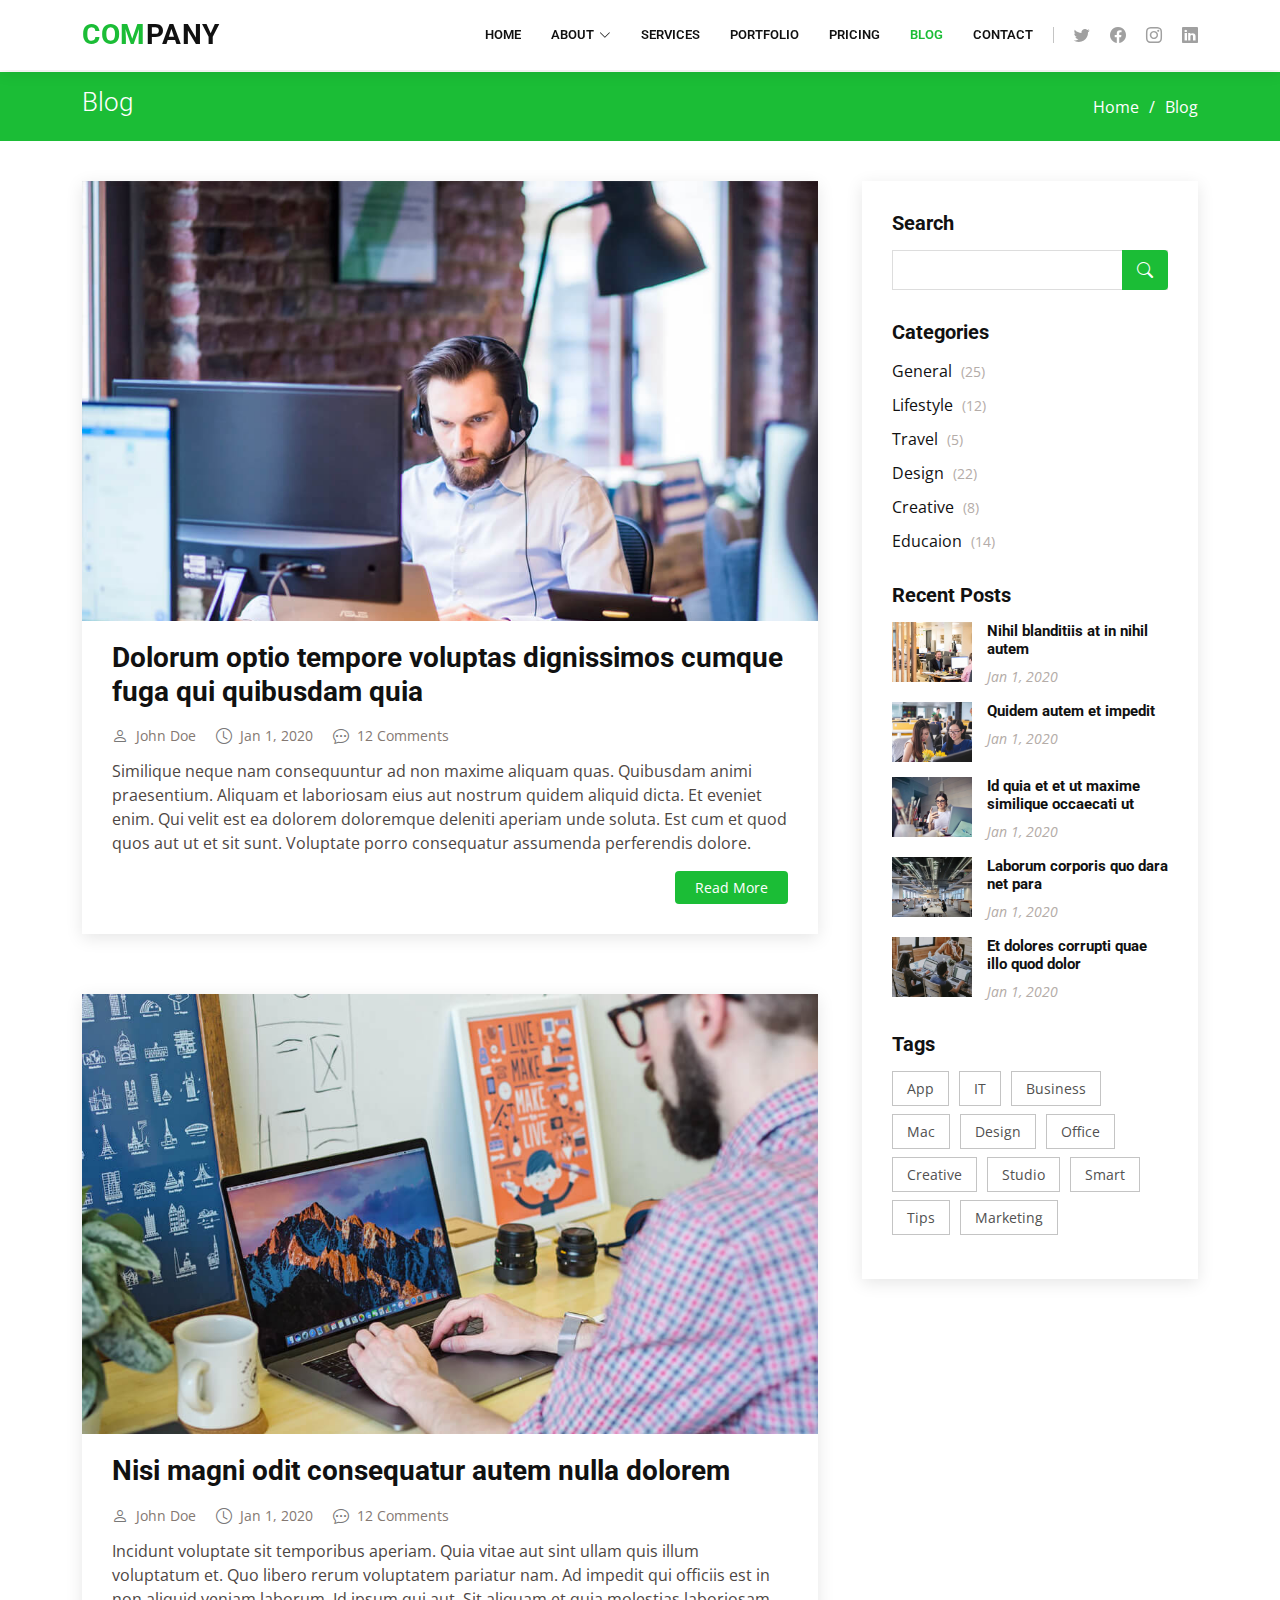
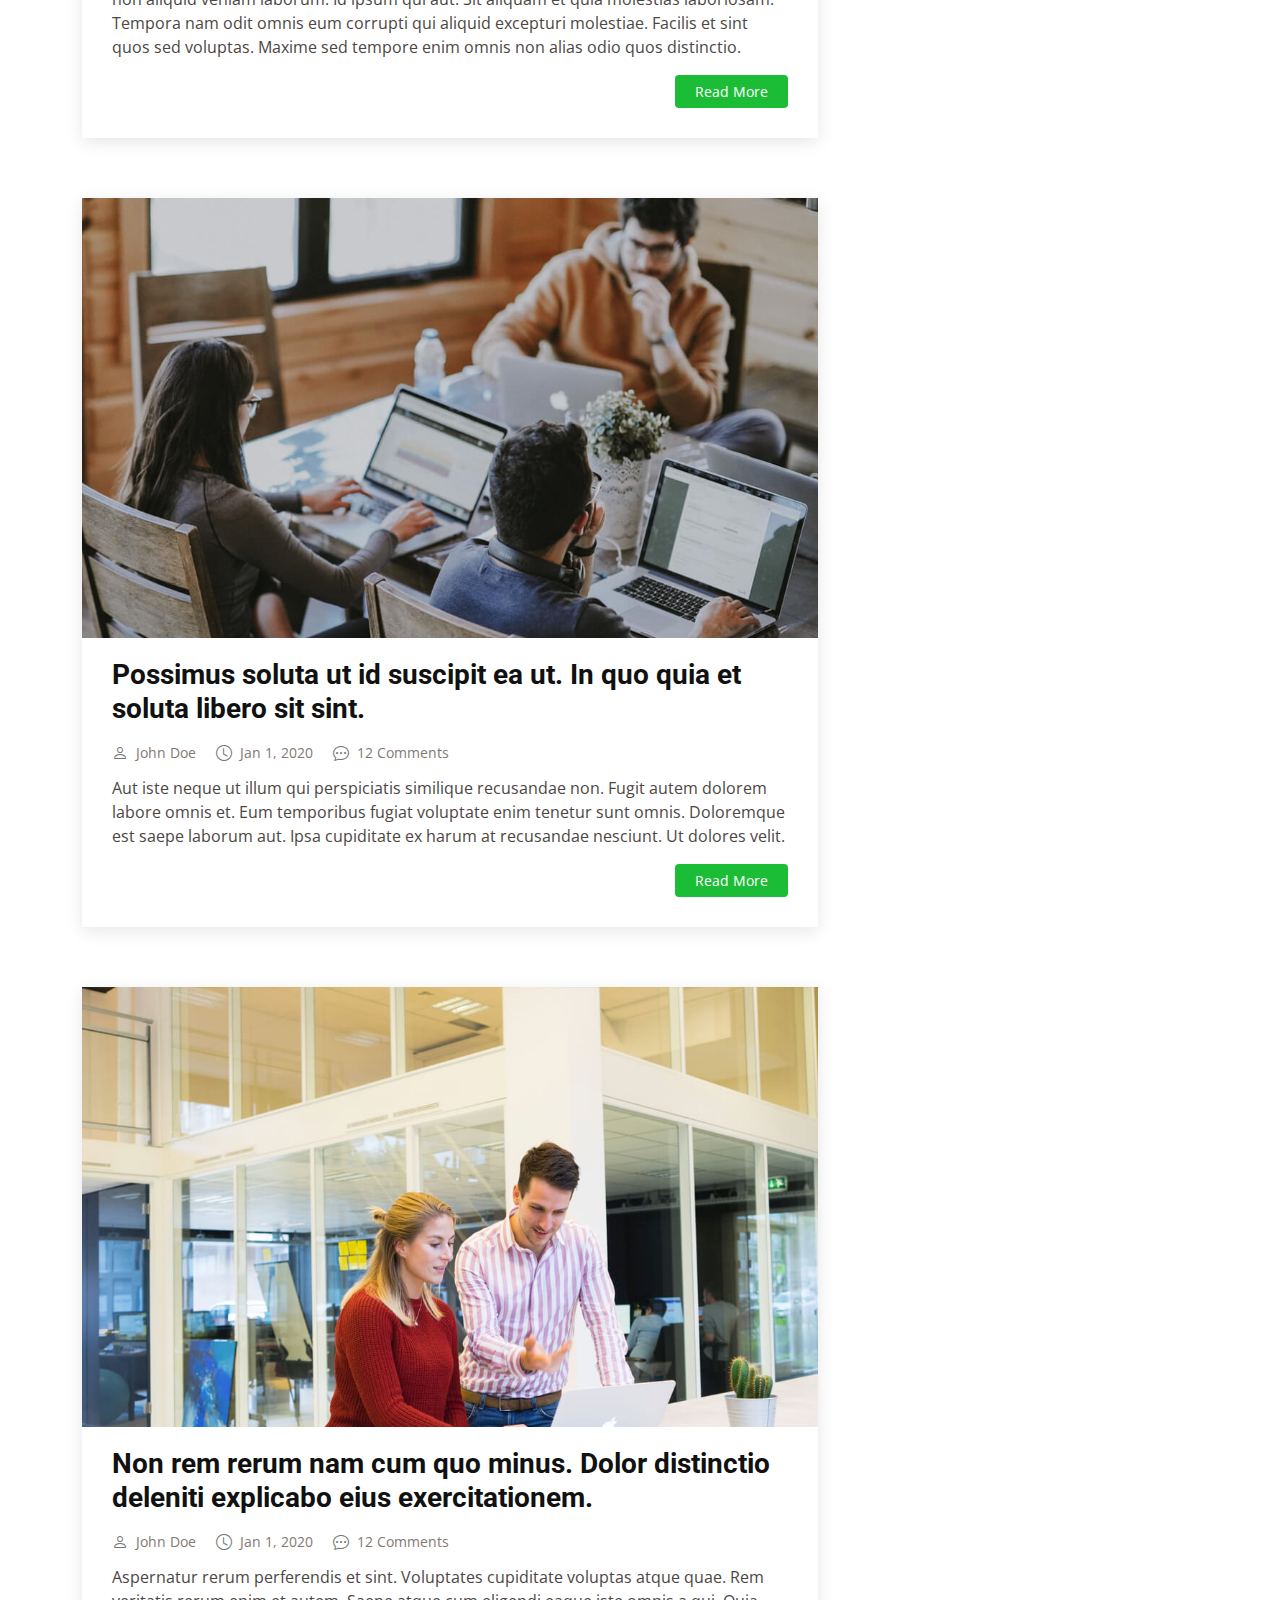
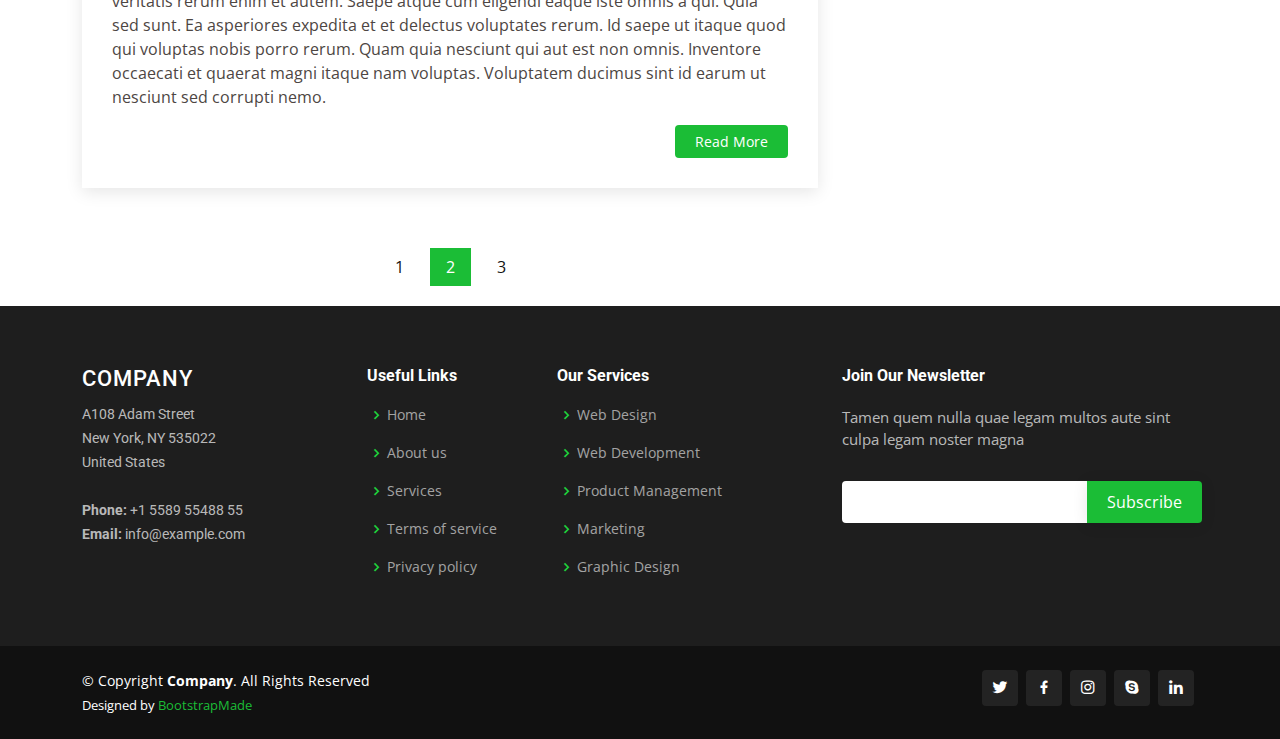
<file: blog.html>
<!DOCTYPE html>
<html lang="en">

<head>
  <meta charset="utf-8">
  <meta content="width=device-width, initial-scale=1.0" name="viewport">

  <title>Blog - Company Bootstrap Template</title>
  <meta content="" name="description">
  <meta content="" name="keywords">

  <!-- Favicons -->
  <link href="assets/img/favicon.png" rel="icon">
  <link href="assets/img/apple-touch-icon.png" rel="apple-touch-icon">

  <!-- Google Fonts -->
  <link href="https://fonts.googleapis.com/css?family=Open+Sans:300,300i,400,400i,600,600i,700,700i|Roboto:300,300i,400,400i,500,500i,600,600i,700,700i|Poppins:300,300i,400,400i,500,500i,600,600i,700,700i" rel="stylesheet">

  <!-- Vendor CSS Files -->
  <link href="assets/vendor/animate.css/animate.min.css" rel="stylesheet">
  <link href="assets/vendor/aos/aos.css" rel="stylesheet">
  <link href="assets/vendor/bootstrap/css/bootstrap.min.css" rel="stylesheet">
  <link href="assets/vendor/bootstrap-icons/bootstrap-icons.css" rel="stylesheet">
  <link href="assets/vendor/boxicons/css/boxicons.min.css" rel="stylesheet">
  <link href="assets/vendor/glightbox/css/glightbox.min.css" rel="stylesheet">
  <link href="assets/vendor/remixicon/remixicon.css" rel="stylesheet">
  <link href="assets/vendor/swiper/swiper-bundle.min.css" rel="stylesheet">

  <!-- Template Main CSS File -->
  <link href="assets/css/style.css" rel="stylesheet">

  <!-- =======================================================
  * Template Name: Company
  * Updated: May 30 2023 with Bootstrap v5.3.0
  * Template URL: https://bootstrapmade.com/company-free-html-bootstrap-template/
  * Author: BootstrapMade.com
  * License: https://bootstrapmade.com/license/
  ======================================================== -->
</head>

<body>

  <!-- ======= Header ======= -->
  <header id="header" class="fixed-top">
    <div class="container d-flex align-items-center">

      <h1 class="logo me-auto"><a href="index.html"><span>Com</span>pany</a></h1>
      <!-- Uncomment below if you prefer to use an image logo -->
      <!-- <a href="index.html" class="logo me-auto me-lg-0"><img src="assets/img/logo.png" alt="" class="img-fluid"></a>-->

      <nav id="navbar" class="navbar order-last order-lg-0">
        <ul>
          <li><a href="index.html">Home</a></li>

          <li class="dropdown"><a href="#"><span>About</span> <i class="bi bi-chevron-down"></i></a>
            <ul>
              <li><a href="about.html">About Us</a></li>
              <li><a href="team.html">Team</a></li>
              <li><a href="testimonials.html">Testimonials</a></li>
              <li class="dropdown"><a href="#"><span>Deep Drop Down</span> <i class="bi bi-chevron-right"></i></a>
                <ul>
                  <li><a href="#">Deep Drop Down 1</a></li>
                  <li><a href="#">Deep Drop Down 2</a></li>
                  <li><a href="#">Deep Drop Down 3</a></li>
                  <li><a href="#">Deep Drop Down 4</a></li>
                  <li><a href="#">Deep Drop Down 5</a></li>
                </ul>
              </li>
            </ul>
          </li>

          <li><a href="services.html">Services</a></li>
          <li><a href="portfolio.html">Portfolio</a></li>
          <li><a href="pricing.html">Pricing</a></li>
          <li><a href="blog.html" class="active">Blog</a></li>
          <li><a href="contact.html">Contact</a></li>

        </ul>
        <i class="bi bi-list mobile-nav-toggle"></i>
      </nav><!-- .navbar -->

      <div class="header-social-links d-flex">
        <a href="#" class="twitter"><i class="bu bi-twitter"></i></a>
        <a href="#" class="facebook"><i class="bu bi-facebook"></i></a>
        <a href="#" class="instagram"><i class="bu bi-instagram"></i></a>
        <a href="#" class="linkedin"><i class="bu bi-linkedin"></i></i></a>
      </div>

    </div>
  </header><!-- End Header -->

  <main id="main">

    <!-- ======= Breadcrumbs ======= -->
    <section id="breadcrumbs" class="breadcrumbs">
      <div class="container">

        <div class="d-flex justify-content-between align-items-center">
          <h2>Blog</h2>
          <ol>
            <li><a href="index.html">Home</a></li>
            <li>Blog</li>
          </ol>
        </div>

      </div>
    </section><!-- End Breadcrumbs -->

    <!-- ======= Blog Section ======= -->
    <section id="blog" class="blog">
      <div class="container" data-aos="fade-up">

        <div class="row">

          <div class="col-lg-8 entries">

            <article class="entry">

              <div class="entry-img">
                <img src="assets/img/blog/blog-1.jpg" alt="" class="img-fluid">
              </div>

              <h2 class="entry-title">
                <a href="blog-single.html">Dolorum optio tempore voluptas dignissimos cumque fuga qui quibusdam quia</a>
              </h2>

              <div class="entry-meta">
                <ul>
                  <li class="d-flex align-items-center"><i class="bi bi-person"></i> <a href="blog-single.html">John Doe</a></li>
                  <li class="d-flex align-items-center"><i class="bi bi-clock"></i> <a href="blog-single.html"><time datetime="2020-01-01">Jan 1, 2020</time></a></li>
                  <li class="d-flex align-items-center"><i class="bi bi-chat-dots"></i> <a href="blog-single.html">12 Comments</a></li>
                </ul>
              </div>

              <div class="entry-content">
                <p>
                  Similique neque nam consequuntur ad non maxime aliquam quas. Quibusdam animi praesentium. Aliquam et laboriosam eius aut nostrum quidem aliquid dicta.
                  Et eveniet enim. Qui velit est ea dolorem doloremque deleniti aperiam unde soluta. Est cum et quod quos aut ut et sit sunt. Voluptate porro consequatur assumenda perferendis dolore.
                </p>
                <div class="read-more">
                  <a href="blog-single.html">Read More</a>
                </div>
              </div>

            </article><!-- End blog entry -->

            <article class="entry">

              <div class="entry-img">
                <img src="assets/img/blog/blog-2.jpg" alt="" class="img-fluid">
              </div>

              <h2 class="entry-title">
                <a href="blog-single.html">Nisi magni odit consequatur autem nulla dolorem</a>
              </h2>

              <div class="entry-meta">
                <ul>
                  <li class="d-flex align-items-center"><i class="bi bi-person"></i> <a href="blog-single.html">John Doe</a></li>
                  <li class="d-flex align-items-center"><i class="bi bi-clock"></i> <a href="blog-single.html"><time datetime="2020-01-01">Jan 1, 2020</time></a></li>
                  <li class="d-flex align-items-center"><i class="bi bi-chat-dots"></i> <a href="blog-single.html">12 Comments</a></li>
                </ul>
              </div>

              <div class="entry-content">
                <p>
                  Incidunt voluptate sit temporibus aperiam. Quia vitae aut sint ullam quis illum voluptatum et. Quo libero rerum voluptatem pariatur nam.
                  Ad impedit qui officiis est in non aliquid veniam laborum. Id ipsum qui aut. Sit aliquam et quia molestias laboriosam. Tempora nam odit omnis eum corrupti qui aliquid excepturi molestiae. Facilis et sint quos sed voluptas. Maxime sed tempore enim omnis non alias odio quos distinctio.
                </p>
                <div class="read-more">
                  <a href="blog-single.html">Read More</a>
                </div>
              </div>

            </article><!-- End blog entry -->

            <article class="entry">

              <div class="entry-img">
                <img src="assets/img/blog/blog-3.jpg" alt="" class="img-fluid">
              </div>

              <h2 class="entry-title">
                <a href="blog-single.html">Possimus soluta ut id suscipit ea ut. In quo quia et soluta libero sit sint.</a>
              </h2>

              <div class="entry-meta">
                <ul>
                  <li class="d-flex align-items-center"><i class="bi bi-person"></i> <a href="blog-single.html">John Doe</a></li>
                  <li class="d-flex align-items-center"><i class="bi bi-clock"></i> <a href="blog-single.html"><time datetime="2020-01-01">Jan 1, 2020</time></a></li>
                  <li class="d-flex align-items-center"><i class="bi bi-chat-dots"></i> <a href="blog-single.html">12 Comments</a></li>
                </ul>
              </div>

              <div class="entry-content">
                <p>
                  Aut iste neque ut illum qui perspiciatis similique recusandae non. Fugit autem dolorem labore omnis et. Eum temporibus fugiat voluptate enim tenetur sunt omnis.
                  Doloremque est saepe laborum aut. Ipsa cupiditate ex harum at recusandae nesciunt. Ut dolores velit.
                </p>
                <div class="read-more">
                  <a href="blog-single.html">Read More</a>
                </div>
              </div>

            </article><!-- End blog entry -->

            <article class="entry">

              <div class="entry-img">
                <img src="assets/img/blog/blog-4.jpg" alt="" class="img-fluid">
              </div>

              <h2 class="entry-title">
                <a href="blog-single.html">Non rem rerum nam cum quo minus. Dolor distinctio deleniti explicabo eius exercitationem.</a>
              </h2>

              <div class="entry-meta">
                <ul>
                  <li class="d-flex align-items-center"><i class="bi bi-person"></i> <a href="blog-single.html">John Doe</a></li>
                  <li class="d-flex align-items-center"><i class="bi bi-clock"></i> <a href="blog-single.html"><time datetime="2020-01-01">Jan 1, 2020</time></a></li>
                  <li class="d-flex align-items-center"><i class="bi bi-chat-dots"></i> <a href="blog-single.html">12 Comments</a></li>
                </ul>
              </div>

              <div class="entry-content">
                <p>
                  Aspernatur rerum perferendis et sint. Voluptates cupiditate voluptas atque quae. Rem veritatis rerum enim et autem. Saepe atque cum eligendi eaque iste omnis a qui.
                  Quia sed sunt. Ea asperiores expedita et et delectus voluptates rerum. Id saepe ut itaque quod qui voluptas nobis porro rerum. Quam quia nesciunt qui aut est non omnis. Inventore occaecati et quaerat magni itaque nam voluptas. Voluptatem ducimus sint id earum ut nesciunt sed corrupti nemo.
                </p>
                <div class="read-more">
                  <a href="blog-single.html">Read More</a>
                </div>
              </div>

            </article><!-- End blog entry -->

            <div class="blog-pagination">
              <ul class="justify-content-center">
                <li><a href="#">1</a></li>
                <li class="active"><a href="#">2</a></li>
                <li><a href="#">3</a></li>
              </ul>
            </div>

          </div><!-- End blog entries list -->

          <div class="col-lg-4">

            <div class="sidebar">

              <h3 class="sidebar-title">Search</h3>
              <div class="sidebar-item search-form">
                <form action="">
                  <input type="text">
                  <button type="submit"><i class="bi bi-search"></i></button>
                </form>
              </div><!-- End sidebar search formn-->

              <h3 class="sidebar-title">Categories</h3>
              <div class="sidebar-item categories">
                <ul>
                  <li><a href="#">General <span>(25)</span></a></li>
                  <li><a href="#">Lifestyle <span>(12)</span></a></li>
                  <li><a href="#">Travel <span>(5)</span></a></li>
                  <li><a href="#">Design <span>(22)</span></a></li>
                  <li><a href="#">Creative <span>(8)</span></a></li>
                  <li><a href="#">Educaion <span>(14)</span></a></li>
                </ul>
              </div><!-- End sidebar categories-->

              <h3 class="sidebar-title">Recent Posts</h3>
              <div class="sidebar-item recent-posts">
                <div class="post-item clearfix">
                  <img src="assets/img/blog/blog-recent-1.jpg" alt="">
                  <h4><a href="blog-single.html">Nihil blanditiis at in nihil autem</a></h4>
                  <time datetime="2020-01-01">Jan 1, 2020</time>
                </div>

                <div class="post-item clearfix">
                  <img src="assets/img/blog/blog-recent-2.jpg" alt="">
                  <h4><a href="blog-single.html">Quidem autem et impedit</a></h4>
                  <time datetime="2020-01-01">Jan 1, 2020</time>
                </div>

                <div class="post-item clearfix">
                  <img src="assets/img/blog/blog-recent-3.jpg" alt="">
                  <h4><a href="blog-single.html">Id quia et et ut maxime similique occaecati ut</a></h4>
                  <time datetime="2020-01-01">Jan 1, 2020</time>
                </div>

                <div class="post-item clearfix">
                  <img src="assets/img/blog/blog-recent-4.jpg" alt="">
                  <h4><a href="blog-single.html">Laborum corporis quo dara net para</a></h4>
                  <time datetime="2020-01-01">Jan 1, 2020</time>
                </div>

                <div class="post-item clearfix">
                  <img src="assets/img/blog/blog-recent-5.jpg" alt="">
                  <h4><a href="blog-single.html">Et dolores corrupti quae illo quod dolor</a></h4>
                  <time datetime="2020-01-01">Jan 1, 2020</time>
                </div>

              </div><!-- End sidebar recent posts-->

              <h3 class="sidebar-title">Tags</h3>
              <div class="sidebar-item tags">
                <ul>
                  <li><a href="#">App</a></li>
                  <li><a href="#">IT</a></li>
                  <li><a href="#">Business</a></li>
                  <li><a href="#">Mac</a></li>
                  <li><a href="#">Design</a></li>
                  <li><a href="#">Office</a></li>
                  <li><a href="#">Creative</a></li>
                  <li><a href="#">Studio</a></li>
                  <li><a href="#">Smart</a></li>
                  <li><a href="#">Tips</a></li>
                  <li><a href="#">Marketing</a></li>
                </ul>
              </div><!-- End sidebar tags-->

            </div><!-- End sidebar -->

          </div><!-- End blog sidebar -->

        </div>

      </div>
    </section><!-- End Blog Section -->

  </main><!-- End #main -->

  <!-- ======= Footer ======= -->
  <footer id="footer">

    <div class="footer-top">
      <div class="container">
        <div class="row">

          <div class="col-lg-3 col-md-6 footer-contact">
            <h3>Company</h3>
            <p>
              A108 Adam Street <br>
              New York, NY 535022<br>
              United States <br><br>
              <strong>Phone:</strong> +1 5589 55488 55<br>
              <strong>Email:</strong> info@example.com<br>
            </p>
          </div>

          <div class="col-lg-2 col-md-6 footer-links">
            <h4>Useful Links</h4>
            <ul>
              <li><i class="bx bx-chevron-right"></i> <a href="#">Home</a></li>
              <li><i class="bx bx-chevron-right"></i> <a href="#">About us</a></li>
              <li><i class="bx bx-chevron-right"></i> <a href="#">Services</a></li>
              <li><i class="bx bx-chevron-right"></i> <a href="#">Terms of service</a></li>
              <li><i class="bx bx-chevron-right"></i> <a href="#">Privacy policy</a></li>
            </ul>
          </div>

          <div class="col-lg-3 col-md-6 footer-links">
            <h4>Our Services</h4>
            <ul>
              <li><i class="bx bx-chevron-right"></i> <a href="#">Web Design</a></li>
              <li><i class="bx bx-chevron-right"></i> <a href="#">Web Development</a></li>
              <li><i class="bx bx-chevron-right"></i> <a href="#">Product Management</a></li>
              <li><i class="bx bx-chevron-right"></i> <a href="#">Marketing</a></li>
              <li><i class="bx bx-chevron-right"></i> <a href="#">Graphic Design</a></li>
            </ul>
          </div>

          <div class="col-lg-4 col-md-6 footer-newsletter">
            <h4>Join Our Newsletter</h4>
            <p>Tamen quem nulla quae legam multos aute sint culpa legam noster magna</p>
            <form action="" method="post">
              <input type="email" name="email"><input type="submit" value="Subscribe">
            </form>
          </div>

        </div>
      </div>
    </div>

    <div class="container d-md-flex py-4">

      <div class="me-md-auto text-center text-md-start">
        <div class="copyright">
          &copy; Copyright <strong><span>Company</span></strong>. All Rights Reserved
        </div>
        <div class="credits">
          <!-- All the links in the footer should remain intact. -->
          <!-- You can delete the links only if you purchased the pro version. -->
          <!-- Licensing information: https://bootstrapmade.com/license/ -->
          <!-- Purchase the pro version with working PHP/AJAX contact form: https://bootstrapmade.com/company-free-html-bootstrap-template/ -->
          Designed by <a href="https://bootstrapmade.com/">BootstrapMade</a>
        </div>
      </div>
      <div class="social-links text-center text-md-right pt-3 pt-md-0">
        <a href="#" class="twitter"><i class="bx bxl-twitter"></i></a>
        <a href="#" class="facebook"><i class="bx bxl-facebook"></i></a>
        <a href="#" class="instagram"><i class="bx bxl-instagram"></i></a>
        <a href="#" class="google-plus"><i class="bx bxl-skype"></i></a>
        <a href="#" class="linkedin"><i class="bx bxl-linkedin"></i></a>
      </div>
    </div>
  </footer><!-- End Footer -->

  <a href="#" class="back-to-top d-flex align-items-center justify-content-center"><i class="bi bi-arrow-up-short"></i></a>

  <!-- Vendor JS Files -->
  <script src="assets/vendor/aos/aos.js"></script>
  <script src="assets/vendor/bootstrap/js/bootstrap.bundle.min.js"></script>
  <script src="assets/vendor/glightbox/js/glightbox.min.js"></script>
  <script src="assets/vendor/isotope-layout/isotope.pkgd.min.js"></script>
  <script src="assets/vendor/swiper/swiper-bundle.min.js"></script>
  <script src="assets/vendor/waypoints/noframework.waypoints.js"></script>
  <script src="assets/vendor/php-email-form/validate.js"></script>

  <!-- Template Main JS File -->
  <script src="assets/js/main.js"></script>

</body>

</html>
</file>
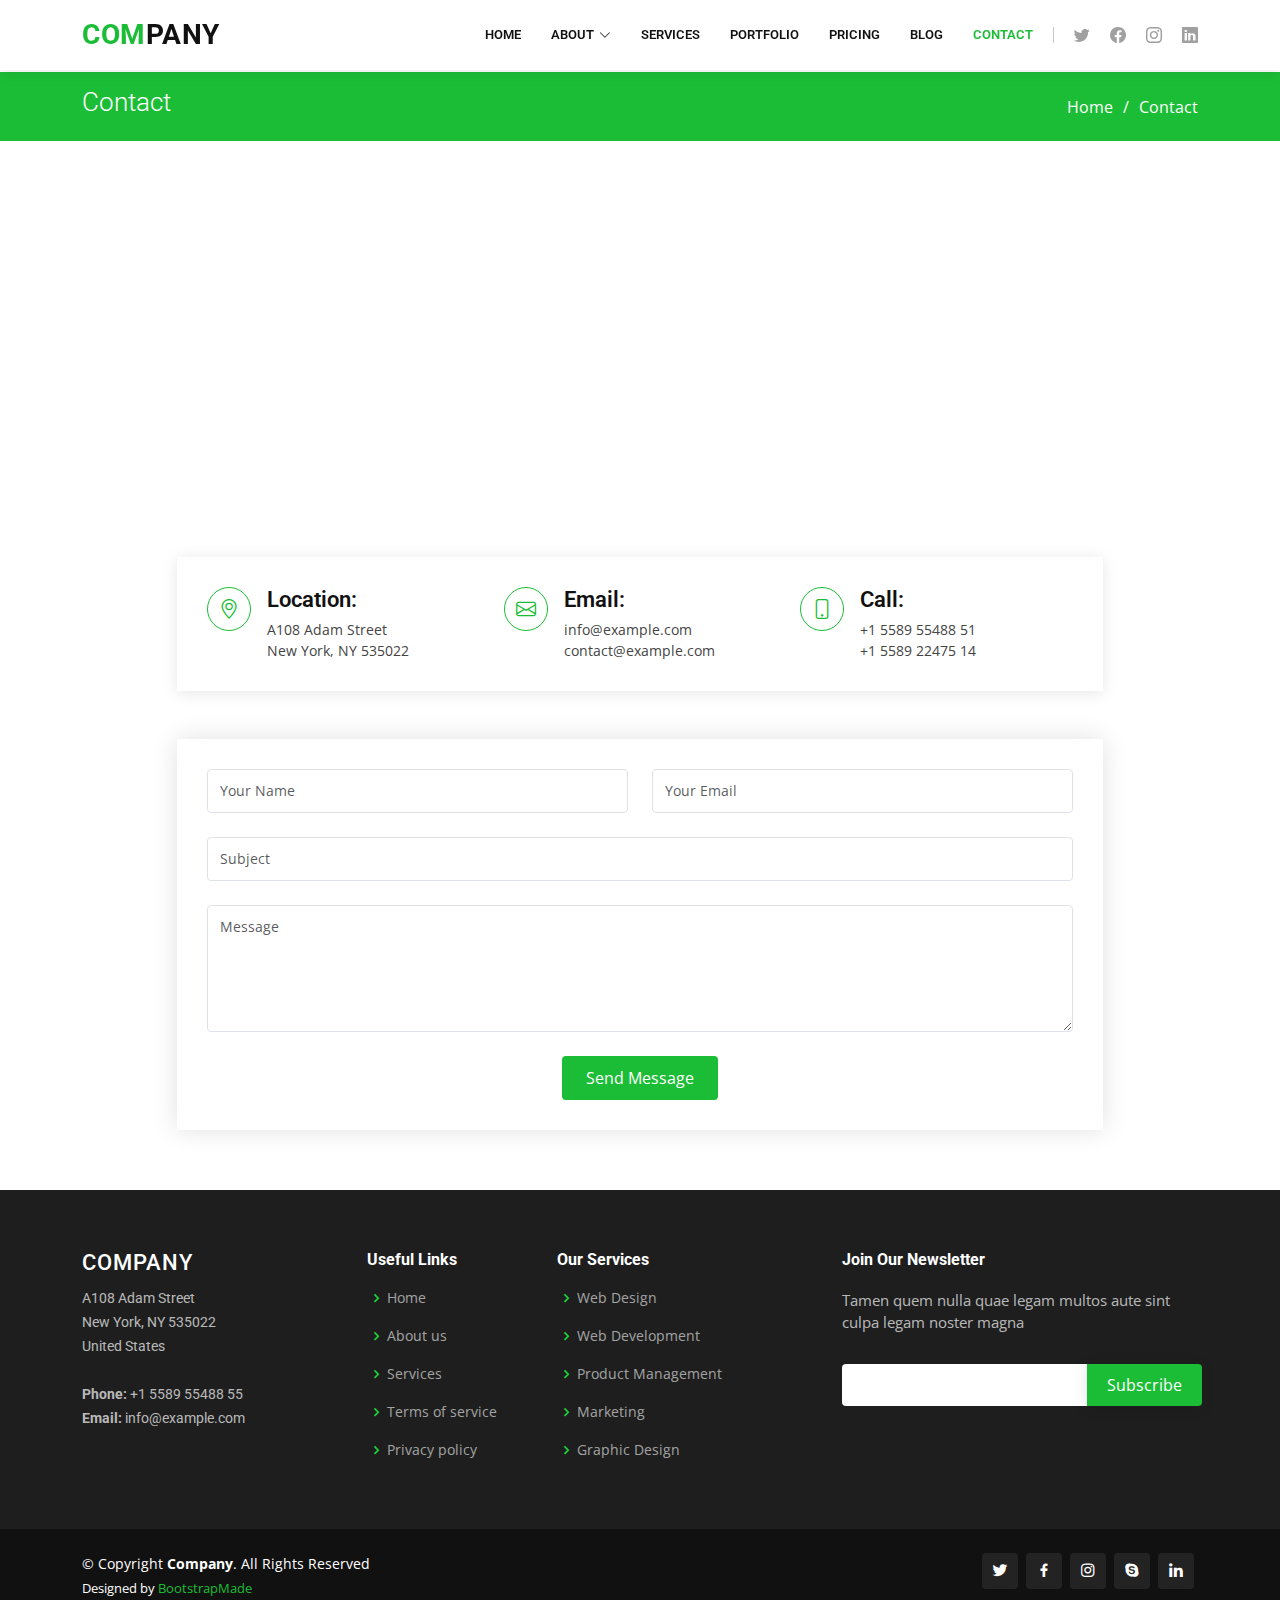
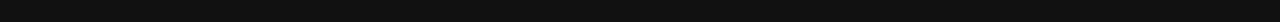
<file: contact.html>
<!DOCTYPE html>
<html lang="en">

<head>
  <meta charset="utf-8">
  <meta content="width=device-width, initial-scale=1.0" name="viewport">

  <title>Contact - Company Bootstrap Template</title>
  <meta content="" name="description">
  <meta content="" name="keywords">

  <!-- Favicons -->
  <link href="assets/img/favicon.png" rel="icon">
  <link href="assets/img/apple-touch-icon.png" rel="apple-touch-icon">

  <!-- Google Fonts -->
  <link href="https://fonts.googleapis.com/css?family=Open+Sans:300,300i,400,400i,600,600i,700,700i|Roboto:300,300i,400,400i,500,500i,600,600i,700,700i|Poppins:300,300i,400,400i,500,500i,600,600i,700,700i" rel="stylesheet">

  <!-- Vendor CSS Files -->
  <link href="assets/vendor/animate.css/animate.min.css" rel="stylesheet">
  <link href="assets/vendor/aos/aos.css" rel="stylesheet">
  <link href="assets/vendor/bootstrap/css/bootstrap.min.css" rel="stylesheet">
  <link href="assets/vendor/bootstrap-icons/bootstrap-icons.css" rel="stylesheet">
  <link href="assets/vendor/boxicons/css/boxicons.min.css" rel="stylesheet">
  <link href="assets/vendor/glightbox/css/glightbox.min.css" rel="stylesheet">
  <link href="assets/vendor/remixicon/remixicon.css" rel="stylesheet">
  <link href="assets/vendor/swiper/swiper-bundle.min.css" rel="stylesheet">

  <!-- Template Main CSS File -->
  <link href="assets/css/style.css" rel="stylesheet">

  <!-- =======================================================
  * Template Name: Company
  * Updated: May 30 2023 with Bootstrap v5.3.0
  * Template URL: https://bootstrapmade.com/company-free-html-bootstrap-template/
  * Author: BootstrapMade.com
  * License: https://bootstrapmade.com/license/
  ======================================================== -->
</head>

<body>

  <!-- ======= Header ======= -->
  <header id="header" class="fixed-top">
    <div class="container d-flex align-items-center">

      <h1 class="logo me-auto"><a href="index.html"><span>Com</span>pany</a></h1>
      <!-- Uncomment below if you prefer to use an image logo -->
      <!-- <a href="index.html" class="logo me-auto me-lg-0"><img src="assets/img/logo.png" alt="" class="img-fluid"></a>-->

      <nav id="navbar" class="navbar order-last order-lg-0">
        <ul>
          <li><a href="index.html">Home</a></li>

          <li class="dropdown"><a href="#"><span>About</span> <i class="bi bi-chevron-down"></i></a>
            <ul>
              <li><a href="about.html">About Us</a></li>
              <li><a href="team.html">Team</a></li>
              <li><a href="testimonials.html">Testimonials</a></li>
              <li class="dropdown"><a href="#"><span>Deep Drop Down</span> <i class="bi bi-chevron-right"></i></a>
                <ul>
                  <li><a href="#">Deep Drop Down 1</a></li>
                  <li><a href="#">Deep Drop Down 2</a></li>
                  <li><a href="#">Deep Drop Down 3</a></li>
                  <li><a href="#">Deep Drop Down 4</a></li>
                  <li><a href="#">Deep Drop Down 5</a></li>
                </ul>
              </li>
            </ul>
          </li>

          <li><a href="services.html">Services</a></li>
          <li><a href="portfolio.html">Portfolio</a></li>
          <li><a href="pricing.html">Pricing</a></li>
          <li><a href="blog.html">Blog</a></li>
          <li><a href="contact.html" class="active">Contact</a></li>

        </ul>
        <i class="bi bi-list mobile-nav-toggle"></i>
      </nav><!-- .navbar -->

      <div class="header-social-links d-flex">
        <a href="#" class="twitter"><i class="bu bi-twitter"></i></a>
        <a href="#" class="facebook"><i class="bu bi-facebook"></i></a>
        <a href="#" class="instagram"><i class="bu bi-instagram"></i></a>
        <a href="#" class="linkedin"><i class="bu bi-linkedin"></i></i></a>
      </div>

    </div>
  </header><!-- End Header -->

  <main id="main">

    <!-- ======= Breadcrumbs ======= -->
    <section id="breadcrumbs" class="breadcrumbs">
      <div class="container">

        <div class="d-flex justify-content-between align-items-center">
          <h2>Contact</h2>
          <ol>
            <li><a href="index.html">Home</a></li>
            <li>Contact</li>
          </ol>
        </div>

      </div>
    </section><!-- End Breadcrumbs -->

    <!-- ======= Contact Section ======= -->
    <div class="map-section">
      <iframe style="border:0; width: 100%; height: 350px;" src="https://www.google.com/maps/embed?pb=!1m14!1m8!1m3!1d12097.433213460943!2d-74.0062269!3d40.7101282!3m2!1i1024!2i768!4f13.1!3m3!1m2!1s0x0%3A0xb89d1fe6bc499443!2sDowntown+Conference+Center!5e0!3m2!1smk!2sbg!4v1539943755621" frameborder="0" allowfullscreen></iframe>
    </div>

    <section id="contact" class="contact">
      <div class="container">

        <div class="row justify-content-center" data-aos="fade-up">

          <div class="col-lg-10">

            <div class="info-wrap">
              <div class="row">
                <div class="col-lg-4 info">
                  <i class="bi bi-geo-alt"></i>
                  <h4>Location:</h4>
                  <p>A108 Adam Street<br>New York, NY 535022</p>
                </div>

                <div class="col-lg-4 info mt-4 mt-lg-0">
                  <i class="bi bi-envelope"></i>
                  <h4>Email:</h4>
                  <p>info@example.com<br>contact@example.com</p>
                </div>

                <div class="col-lg-4 info mt-4 mt-lg-0">
                  <i class="bi bi-phone"></i>
                  <h4>Call:</h4>
                  <p>+1 5589 55488 51<br>+1 5589 22475 14</p>
                </div>
              </div>
            </div>

          </div>

        </div>

        <div class="row mt-5 justify-content-center" data-aos="fade-up">
          <div class="col-lg-10">
            <form action="forms/contact.php" method="post" role="form" class="php-email-form">
              <div class="row">
                <div class="col-md-6 form-group">
                  <input type="text" name="name" class="form-control" id="name" placeholder="Your Name" required>
                </div>
                <div class="col-md-6 form-group mt-3 mt-md-0">
                  <input type="email" class="form-control" name="email" id="email" placeholder="Your Email" required>
                </div>
              </div>
              <div class="form-group mt-3">
                <input type="text" class="form-control" name="subject" id="subject" placeholder="Subject" required>
              </div>
              <div class="form-group mt-3">
                <textarea class="form-control" name="message" rows="5" placeholder="Message" required></textarea>
              </div>
              <div class="my-3">
                <div class="loading">Loading</div>
                <div class="error-message"></div>
                <div class="sent-message">Your message has been sent. Thank you!</div>
              </div>
              <div class="text-center"><button type="submit">Send Message</button></div>
            </form>
          </div>

        </div>

      </div>
    </section><!-- End Contact Section -->

  </main><!-- End #main -->

  <!-- ======= Footer ======= -->
  <footer id="footer">

    <div class="footer-top">
      <div class="container">
        <div class="row">

          <div class="col-lg-3 col-md-6 footer-contact">
            <h3>Company</h3>
            <p>
              A108 Adam Street <br>
              New York, NY 535022<br>
              United States <br><br>
              <strong>Phone:</strong> +1 5589 55488 55<br>
              <strong>Email:</strong> info@example.com<br>
            </p>
          </div>

          <div class="col-lg-2 col-md-6 footer-links">
            <h4>Useful Links</h4>
            <ul>
              <li><i class="bx bx-chevron-right"></i> <a href="#">Home</a></li>
              <li><i class="bx bx-chevron-right"></i> <a href="#">About us</a></li>
              <li><i class="bx bx-chevron-right"></i> <a href="#">Services</a></li>
              <li><i class="bx bx-chevron-right"></i> <a href="#">Terms of service</a></li>
              <li><i class="bx bx-chevron-right"></i> <a href="#">Privacy policy</a></li>
            </ul>
          </div>

          <div class="col-lg-3 col-md-6 footer-links">
            <h4>Our Services</h4>
            <ul>
              <li><i class="bx bx-chevron-right"></i> <a href="#">Web Design</a></li>
              <li><i class="bx bx-chevron-right"></i> <a href="#">Web Development</a></li>
              <li><i class="bx bx-chevron-right"></i> <a href="#">Product Management</a></li>
              <li><i class="bx bx-chevron-right"></i> <a href="#">Marketing</a></li>
              <li><i class="bx bx-chevron-right"></i> <a href="#">Graphic Design</a></li>
            </ul>
          </div>

          <div class="col-lg-4 col-md-6 footer-newsletter">
            <h4>Join Our Newsletter</h4>
            <p>Tamen quem nulla quae legam multos aute sint culpa legam noster magna</p>
            <form action="" method="post">
              <input type="email" name="email"><input type="submit" value="Subscribe">
            </form>
          </div>

        </div>
      </div>
    </div>

    <div class="container d-md-flex py-4">

      <div class="me-md-auto text-center text-md-start">
        <div class="copyright">
          &copy; Copyright <strong><span>Company</span></strong>. All Rights Reserved
        </div>
        <div class="credits">
          <!-- All the links in the footer should remain intact. -->
          <!-- You can delete the links only if you purchased the pro version. -->
          <!-- Licensing information: https://bootstrapmade.com/license/ -->
          <!-- Purchase the pro version with working PHP/AJAX contact form: https://bootstrapmade.com/company-free-html-bootstrap-template/ -->
          Designed by <a href="https://bootstrapmade.com/">BootstrapMade</a>
        </div>
      </div>
      <div class="social-links text-center text-md-right pt-3 pt-md-0">
        <a href="#" class="twitter"><i class="bx bxl-twitter"></i></a>
        <a href="#" class="facebook"><i class="bx bxl-facebook"></i></a>
        <a href="#" class="instagram"><i class="bx bxl-instagram"></i></a>
        <a href="#" class="google-plus"><i class="bx bxl-skype"></i></a>
        <a href="#" class="linkedin"><i class="bx bxl-linkedin"></i></a>
      </div>
    </div>
  </footer><!-- End Footer -->

  <a href="#" class="back-to-top d-flex align-items-center justify-content-center"><i class="bi bi-arrow-up-short"></i></a>

  <!-- Vendor JS Files -->
  <script src="assets/vendor/aos/aos.js"></script>
  <script src="assets/vendor/bootstrap/js/bootstrap.bundle.min.js"></script>
  <script src="assets/vendor/glightbox/js/glightbox.min.js"></script>
  <script src="assets/vendor/isotope-layout/isotope.pkgd.min.js"></script>
  <script src="assets/vendor/swiper/swiper-bundle.min.js"></script>
  <script src="assets/vendor/waypoints/noframework.waypoints.js"></script>
  <script src="assets/vendor/php-email-form/validate.js"></script>

  <!-- Template Main JS File -->
  <script src="assets/js/main.js"></script>

</body>

</html>
</file>
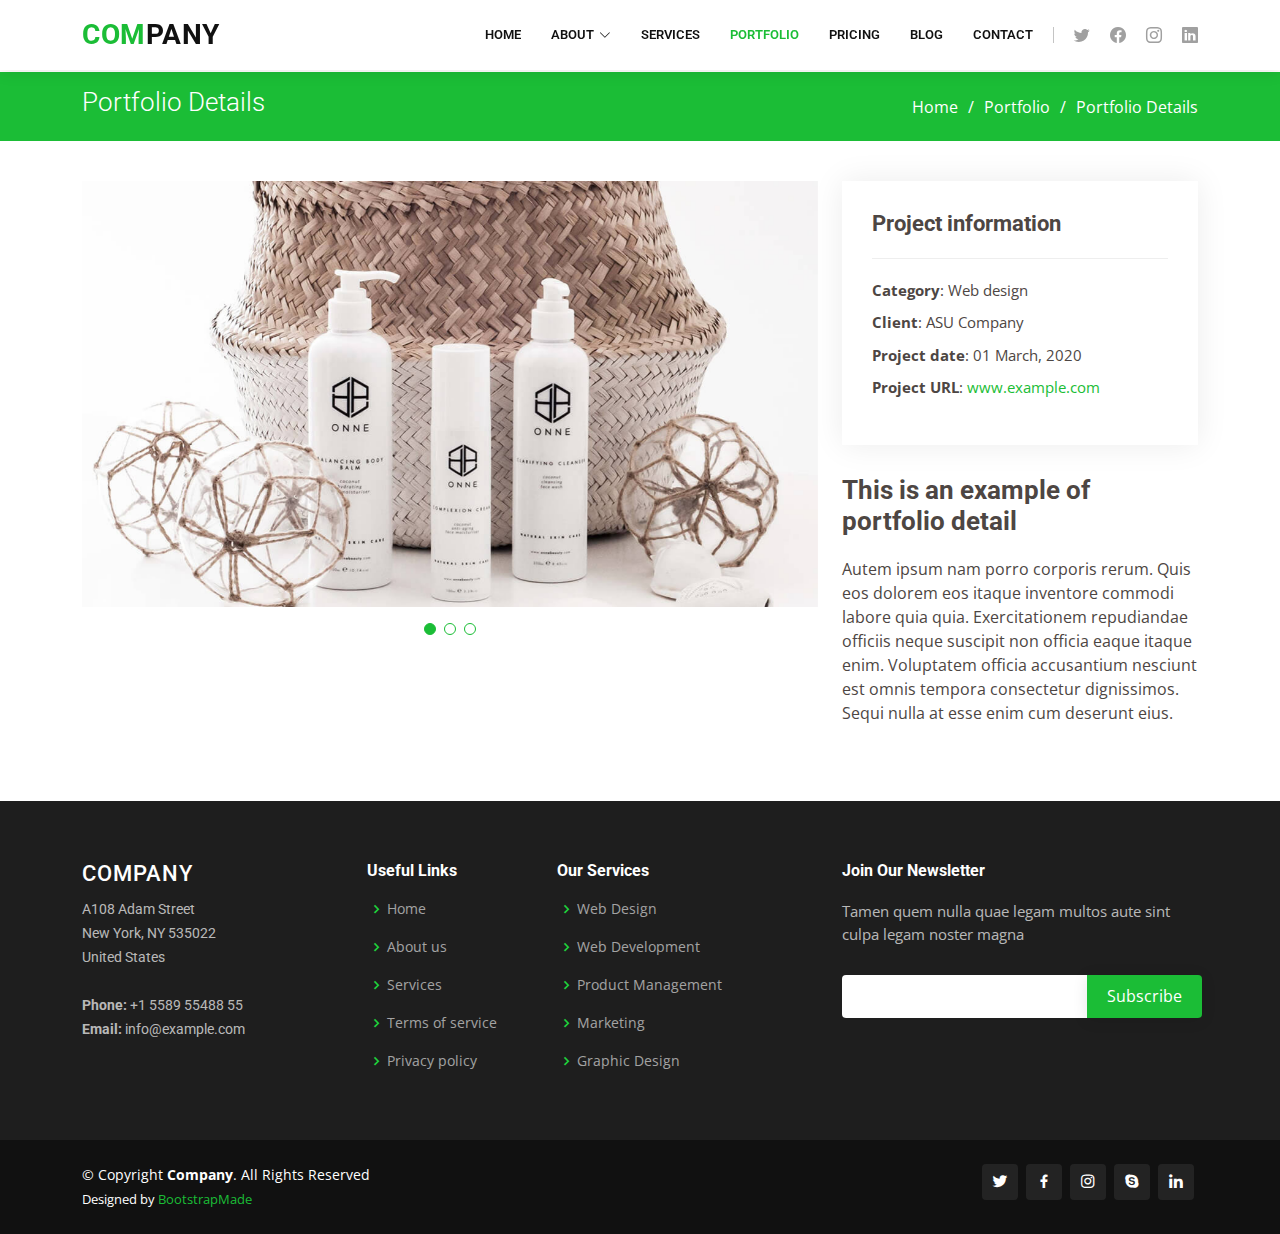
<file: portfolio-details.html>
<!DOCTYPE html>
<html lang="en">

<head>
  <meta charset="utf-8">
  <meta content="width=device-width, initial-scale=1.0" name="viewport">

  <title>Portfolio Details - Company Bootstrap Template</title>
  <meta content="" name="description">
  <meta content="" name="keywords">

  <!-- Favicons -->
  <link href="assets/img/favicon.png" rel="icon">
  <link href="assets/img/apple-touch-icon.png" rel="apple-touch-icon">

  <!-- Google Fonts -->
  <link href="https://fonts.googleapis.com/css?family=Open+Sans:300,300i,400,400i,600,600i,700,700i|Roboto:300,300i,400,400i,500,500i,600,600i,700,700i|Poppins:300,300i,400,400i,500,500i,600,600i,700,700i" rel="stylesheet">

  <!-- Vendor CSS Files -->
  <link href="assets/vendor/animate.css/animate.min.css" rel="stylesheet">
  <link href="assets/vendor/aos/aos.css" rel="stylesheet">
  <link href="assets/vendor/bootstrap/css/bootstrap.min.css" rel="stylesheet">
  <link href="assets/vendor/bootstrap-icons/bootstrap-icons.css" rel="stylesheet">
  <link href="assets/vendor/boxicons/css/boxicons.min.css" rel="stylesheet">
  <link href="assets/vendor/glightbox/css/glightbox.min.css" rel="stylesheet">
  <link href="assets/vendor/remixicon/remixicon.css" rel="stylesheet">
  <link href="assets/vendor/swiper/swiper-bundle.min.css" rel="stylesheet">

  <!-- Template Main CSS File -->
  <link href="assets/css/style.css" rel="stylesheet">

  <!-- =======================================================
  * Template Name: Company
  * Updated: May 30 2023 with Bootstrap v5.3.0
  * Template URL: https://bootstrapmade.com/company-free-html-bootstrap-template/
  * Author: BootstrapMade.com
  * License: https://bootstrapmade.com/license/
  ======================================================== -->
</head>

<body>

  <!-- ======= Header ======= -->
  <header id="header" class="fixed-top">
    <div class="container d-flex align-items-center">

      <h1 class="logo me-auto"><a href="index.html"><span>Com</span>pany</a></h1>
      <!-- Uncomment below if you prefer to use an image logo -->
      <!-- <a href="index.html" class="logo me-auto me-lg-0"><img src="assets/img/logo.png" alt="" class="img-fluid"></a>-->

      <nav id="navbar" class="navbar order-last order-lg-0">
        <ul>
          <li><a href="index.html">Home</a></li>

          <li class="dropdown"><a href="#"><span>About</span> <i class="bi bi-chevron-down"></i></a>
            <ul>
              <li><a href="about.html">About Us</a></li>
              <li><a href="team.html">Team</a></li>
              <li><a href="testimonials.html">Testimonials</a></li>
              <li class="dropdown"><a href="#"><span>Deep Drop Down</span> <i class="bi bi-chevron-right"></i></a>
                <ul>
                  <li><a href="#">Deep Drop Down 1</a></li>
                  <li><a href="#">Deep Drop Down 2</a></li>
                  <li><a href="#">Deep Drop Down 3</a></li>
                  <li><a href="#">Deep Drop Down 4</a></li>
                  <li><a href="#">Deep Drop Down 5</a></li>
                </ul>
              </li>
            </ul>
          </li>

          <li><a href="services.html">Services</a></li>
          <li><a href="portfolio.html" class="active">Portfolio</a></li>
          <li><a href="pricing.html">Pricing</a></li>
          <li><a href="blog.html">Blog</a></li>
          <li><a href="contact.html">Contact</a></li>

        </ul>
        <i class="bi bi-list mobile-nav-toggle"></i>
      </nav><!-- .navbar -->

      <div class="header-social-links d-flex">
        <a href="#" class="twitter"><i class="bu bi-twitter"></i></a>
        <a href="#" class="facebook"><i class="bu bi-facebook"></i></a>
        <a href="#" class="instagram"><i class="bu bi-instagram"></i></a>
        <a href="#" class="linkedin"><i class="bu bi-linkedin"></i></i></a>
      </div>

    </div>
  </header><!-- End Header -->

  <main id="main">

    <!-- ======= Breadcrumbs ======= -->
    <section id="breadcrumbs" class="breadcrumbs">
      <div class="container">

        <div class="d-flex justify-content-between align-items-center">
          <h2>Portfolio Details</h2>
          <ol>
            <li><a href="index.html">Home</a></li>
            <li><a href="portfolio.html">Portfolio</a></li>
            <li>Portfolio Details</li>
          </ol>
        </div>

      </div>
    </section><!-- End Breadcrumbs -->

    <!-- ======= Portfolio Details Section ======= -->
    <section id="portfolio-details" class="portfolio-details">
      <div class="container" data-aos="fade-up">

        <div class="row gy-4">

          <div class="col-lg-8">
            <div class="portfolio-details-slider swiper">
              <div class="swiper-wrapper align-items-center">

                <div class="swiper-slide">
                  <img src="assets/img/portfolio/portfolio-details-1.jpg" alt="">
                </div>

                <div class="swiper-slide">
                  <img src="assets/img/portfolio/portfolio-details-2.jpg" alt="">
                </div>

                <div class="swiper-slide">
                  <img src="assets/img/portfolio/portfolio-details-3.jpg" alt="">
                </div>

              </div>
              <div class="swiper-pagination"></div>
            </div>
          </div>

          <div class="col-lg-4">
            <div class="portfolio-info">
              <h3>Project information</h3>
              <ul>
                <li><strong>Category</strong>: Web design</li>
                <li><strong>Client</strong>: ASU Company</li>
                <li><strong>Project date</strong>: 01 March, 2020</li>
                <li><strong>Project URL</strong>: <a href="#">www.example.com</a></li>
              </ul>
            </div>
            <div class="portfolio-description">
              <h2>This is an example of portfolio detail</h2>
              <p>
                Autem ipsum nam porro corporis rerum. Quis eos dolorem eos itaque inventore commodi labore quia quia. Exercitationem repudiandae officiis neque suscipit non officia eaque itaque enim. Voluptatem officia accusantium nesciunt est omnis tempora consectetur dignissimos. Sequi nulla at esse enim cum deserunt eius.
              </p>
            </div>
          </div>

        </div>

      </div>
    </section><!-- End Portfolio Details Section -->

  </main><!-- End #main -->

  <!-- ======= Footer ======= -->
  <footer id="footer">

    <div class="footer-top">
      <div class="container">
        <div class="row">

          <div class="col-lg-3 col-md-6 footer-contact">
            <h3>Company</h3>
            <p>
              A108 Adam Street <br>
              New York, NY 535022<br>
              United States <br><br>
              <strong>Phone:</strong> +1 5589 55488 55<br>
              <strong>Email:</strong> info@example.com<br>
            </p>
          </div>

          <div class="col-lg-2 col-md-6 footer-links">
            <h4>Useful Links</h4>
            <ul>
              <li><i class="bx bx-chevron-right"></i> <a href="#">Home</a></li>
              <li><i class="bx bx-chevron-right"></i> <a href="#">About us</a></li>
              <li><i class="bx bx-chevron-right"></i> <a href="#">Services</a></li>
              <li><i class="bx bx-chevron-right"></i> <a href="#">Terms of service</a></li>
              <li><i class="bx bx-chevron-right"></i> <a href="#">Privacy policy</a></li>
            </ul>
          </div>

          <div class="col-lg-3 col-md-6 footer-links">
            <h4>Our Services</h4>
            <ul>
              <li><i class="bx bx-chevron-right"></i> <a href="#">Web Design</a></li>
              <li><i class="bx bx-chevron-right"></i> <a href="#">Web Development</a></li>
              <li><i class="bx bx-chevron-right"></i> <a href="#">Product Management</a></li>
              <li><i class="bx bx-chevron-right"></i> <a href="#">Marketing</a></li>
              <li><i class="bx bx-chevron-right"></i> <a href="#">Graphic Design</a></li>
            </ul>
          </div>

          <div class="col-lg-4 col-md-6 footer-newsletter">
            <h4>Join Our Newsletter</h4>
            <p>Tamen quem nulla quae legam multos aute sint culpa legam noster magna</p>
            <form action="" method="post">
              <input type="email" name="email"><input type="submit" value="Subscribe">
            </form>
          </div>

        </div>
      </div>
    </div>

    <div class="container d-md-flex py-4">

      <div class="me-md-auto text-center text-md-start">
        <div class="copyright">
          &copy; Copyright <strong><span>Company</span></strong>. All Rights Reserved
        </div>
        <div class="credits">
          <!-- All the links in the footer should remain intact. -->
          <!-- You can delete the links only if you purchased the pro version. -->
          <!-- Licensing information: https://bootstrapmade.com/license/ -->
          <!-- Purchase the pro version with working PHP/AJAX contact form: https://bootstrapmade.com/company-free-html-bootstrap-template/ -->
          Designed by <a href="https://bootstrapmade.com/">BootstrapMade</a>
        </div>
      </div>
      <div class="social-links text-center text-md-right pt-3 pt-md-0">
        <a href="#" class="twitter"><i class="bx bxl-twitter"></i></a>
        <a href="#" class="facebook"><i class="bx bxl-facebook"></i></a>
        <a href="#" class="instagram"><i class="bx bxl-instagram"></i></a>
        <a href="#" class="google-plus"><i class="bx bxl-skype"></i></a>
        <a href="#" class="linkedin"><i class="bx bxl-linkedin"></i></a>
      </div>
    </div>
  </footer><!-- End Footer -->

  <a href="#" class="back-to-top d-flex align-items-center justify-content-center"><i class="bi bi-arrow-up-short"></i></a>

  <!-- Vendor JS Files -->
  <script src="assets/vendor/aos/aos.js"></script>
  <script src="assets/vendor/bootstrap/js/bootstrap.bundle.min.js"></script>
  <script src="assets/vendor/glightbox/js/glightbox.min.js"></script>
  <script src="assets/vendor/isotope-layout/isotope.pkgd.min.js"></script>
  <script src="assets/vendor/swiper/swiper-bundle.min.js"></script>
  <script src="assets/vendor/waypoints/noframework.waypoints.js"></script>
  <script src="assets/vendor/php-email-form/validate.js"></script>

  <!-- Template Main JS File -->
  <script src="assets/js/main.js"></script>

</body>

</html>
</file>
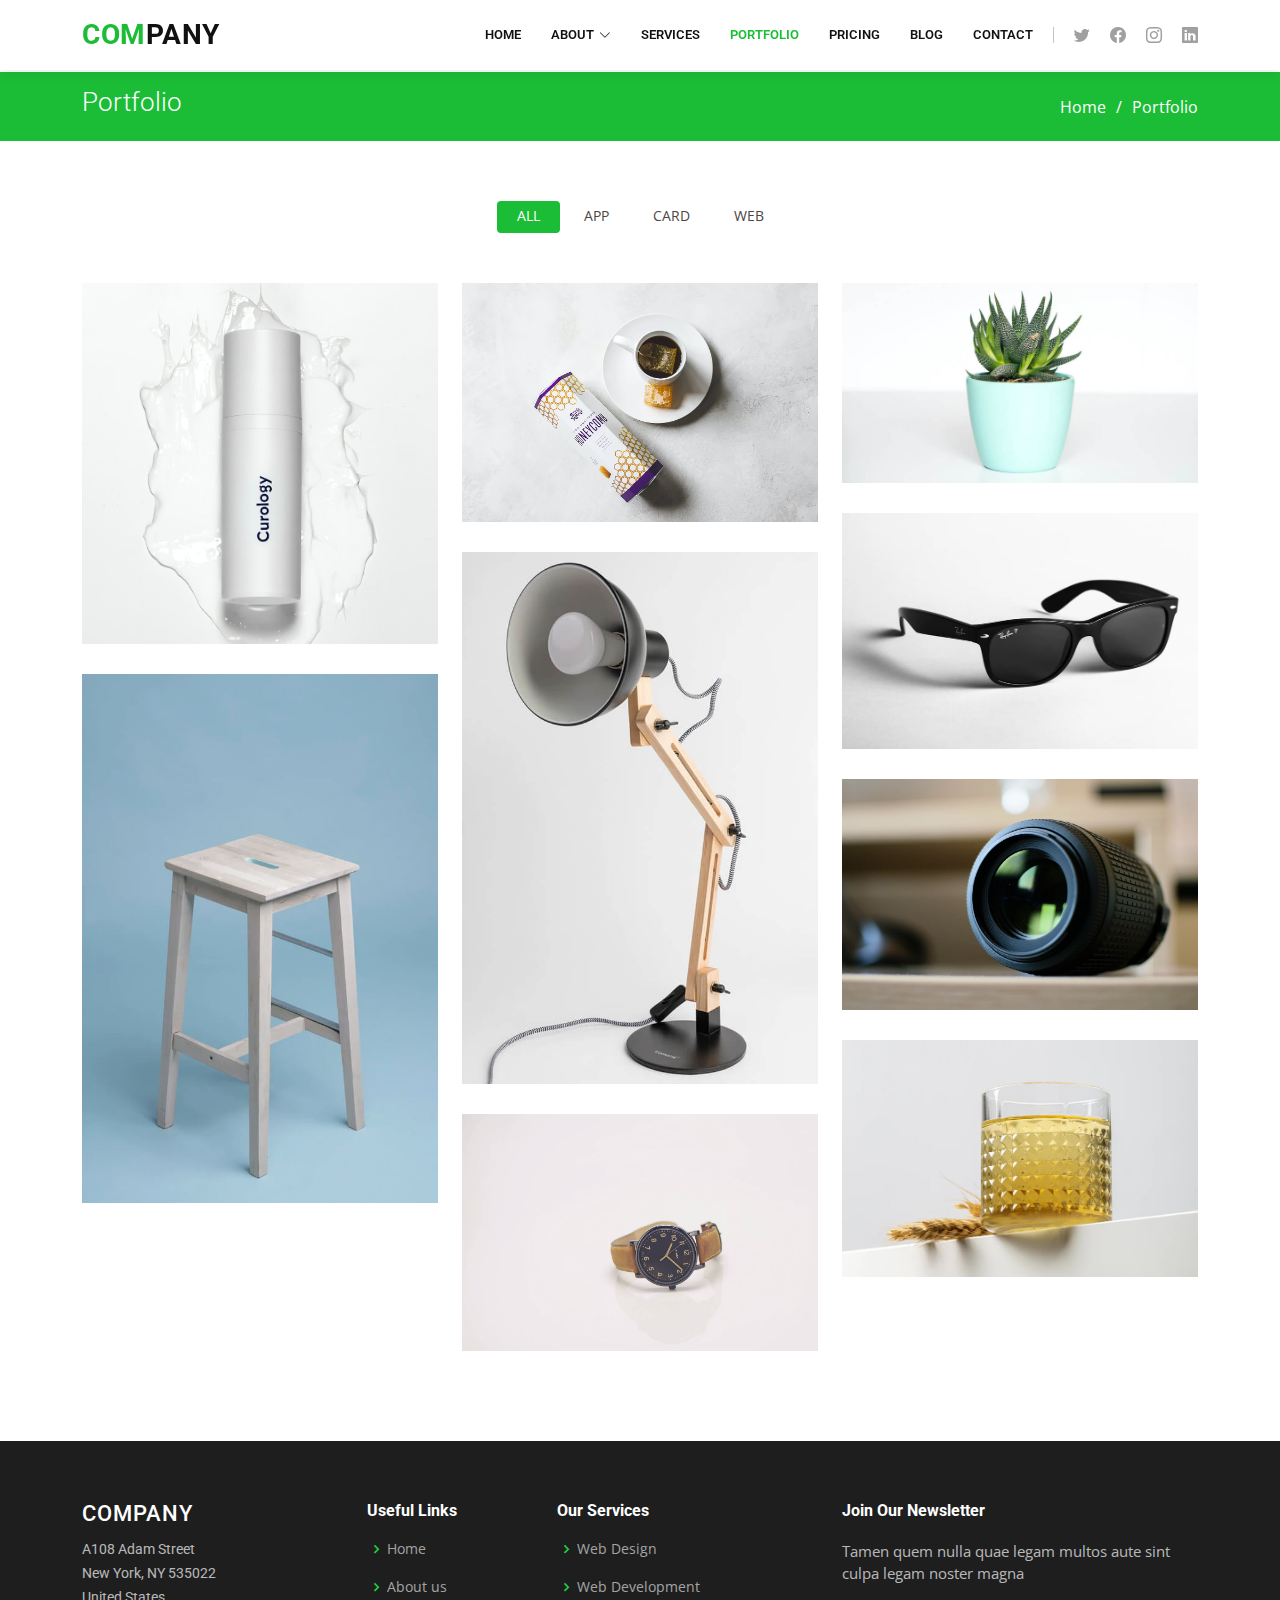
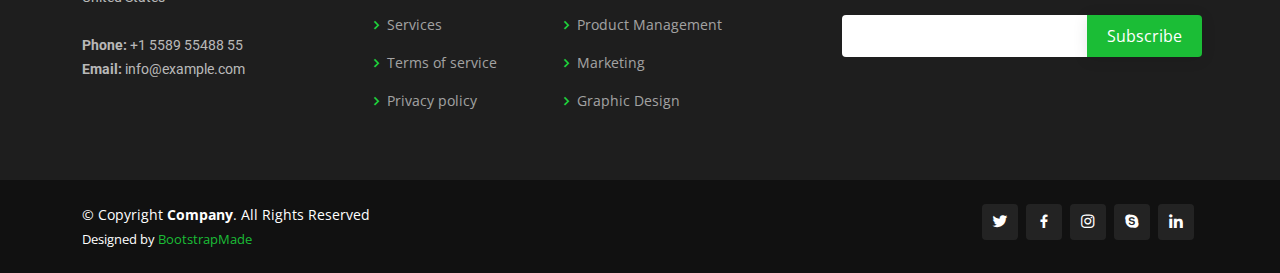
<file: portfolio.html>
<!DOCTYPE html>
<html lang="en">

<head>
  <meta charset="utf-8">
  <meta content="width=device-width, initial-scale=1.0" name="viewport">

  <title>Portfolio - Company Bootstrap Template</title>
  <meta content="" name="description">
  <meta content="" name="keywords">

  <!-- Favicons -->
  <link href="assets/img/favicon.png" rel="icon">
  <link href="assets/img/apple-touch-icon.png" rel="apple-touch-icon">

  <!-- Google Fonts -->
  <link href="https://fonts.googleapis.com/css?family=Open+Sans:300,300i,400,400i,600,600i,700,700i|Roboto:300,300i,400,400i,500,500i,600,600i,700,700i|Poppins:300,300i,400,400i,500,500i,600,600i,700,700i" rel="stylesheet">

  <!-- Vendor CSS Files -->
  <link href="assets/vendor/animate.css/animate.min.css" rel="stylesheet">
  <link href="assets/vendor/aos/aos.css" rel="stylesheet">
  <link href="assets/vendor/bootstrap/css/bootstrap.min.css" rel="stylesheet">
  <link href="assets/vendor/bootstrap-icons/bootstrap-icons.css" rel="stylesheet">
  <link href="assets/vendor/boxicons/css/boxicons.min.css" rel="stylesheet">
  <link href="assets/vendor/glightbox/css/glightbox.min.css" rel="stylesheet">
  <link href="assets/vendor/remixicon/remixicon.css" rel="stylesheet">
  <link href="assets/vendor/swiper/swiper-bundle.min.css" rel="stylesheet">

  <!-- Template Main CSS File -->
  <link href="assets/css/style.css" rel="stylesheet">

  <!-- =======================================================
  * Template Name: Company
  * Updated: May 30 2023 with Bootstrap v5.3.0
  * Template URL: https://bootstrapmade.com/company-free-html-bootstrap-template/
  * Author: BootstrapMade.com
  * License: https://bootstrapmade.com/license/
  ======================================================== -->
</head>

<body>

  <!-- ======= Header ======= -->
  <header id="header" class="fixed-top">
    <div class="container d-flex align-items-center">

      <h1 class="logo me-auto"><a href="index.html"><span>Com</span>pany</a></h1>
      <!-- Uncomment below if you prefer to use an image logo -->
      <!-- <a href="index.html" class="logo me-auto me-lg-0"><img src="assets/img/logo.png" alt="" class="img-fluid"></a>-->

      <nav id="navbar" class="navbar order-last order-lg-0">
        <ul>
          <li><a href="index.html">Home</a></li>

          <li class="dropdown"><a href="#"><span>About</span> <i class="bi bi-chevron-down"></i></a>
            <ul>
              <li><a href="about.html">About Us</a></li>
              <li><a href="team.html">Team</a></li>
              <li><a href="testimonials.html">Testimonials</a></li>
              <li class="dropdown"><a href="#"><span>Deep Drop Down</span> <i class="bi bi-chevron-right"></i></a>
                <ul>
                  <li><a href="#">Deep Drop Down 1</a></li>
                  <li><a href="#">Deep Drop Down 2</a></li>
                  <li><a href="#">Deep Drop Down 3</a></li>
                  <li><a href="#">Deep Drop Down 4</a></li>
                  <li><a href="#">Deep Drop Down 5</a></li>
                </ul>
              </li>
            </ul>
          </li>

          <li><a href="services.html">Services</a></li>
          <li><a href="portfolio.html" class="active">Portfolio</a></li>
          <li><a href="pricing.html">Pricing</a></li>
          <li><a href="blog.html">Blog</a></li>
          <li><a href="contact.html">Contact</a></li>

        </ul>
        <i class="bi bi-list mobile-nav-toggle"></i>
      </nav><!-- .navbar -->

      <div class="header-social-links d-flex">
        <a href="#" class="twitter"><i class="bu bi-twitter"></i></a>
        <a href="#" class="facebook"><i class="bu bi-facebook"></i></a>
        <a href="#" class="instagram"><i class="bu bi-instagram"></i></a>
        <a href="#" class="linkedin"><i class="bu bi-linkedin"></i></i></a>
      </div>

    </div>
  </header><!-- End Header -->

  <main id="main">

    <!-- ======= Breadcrumbs ======= -->
    <section id="breadcrumbs" class="breadcrumbs">
      <div class="container">

        <div class="d-flex justify-content-between align-items-center">
          <h2>Portfolio</h2>
          <ol>
            <li><a href="index.html">Home</a></li>
            <li>Portfolio</li>
          </ol>
        </div>

      </div>
    </section><!-- End Breadcrumbs -->

    <!-- ======= Portfolio Section ======= -->
    <section id="portfolio" class="portfolio">
      <div class="container">

        <div class="row" data-aos="fade-up">
          <div class="col-lg-12 d-flex justify-content-center">
            <ul id="portfolio-flters">
              <li data-filter="*" class="filter-active">All</li>
              <li data-filter=".filter-app">App</li>
              <li data-filter=".filter-card">Card</li>
              <li data-filter=".filter-web">Web</li>
            </ul>
          </div>
        </div>

        <div class="row portfolio-container" data-aos="fade-up">

          <div class="col-lg-4 col-md-6 portfolio-item filter-app">
            <img src="assets/img/portfolio/portfolio-1.jpg" class="img-fluid" alt="">
            <div class="portfolio-info">
              <h4>App 1</h4>
              <p>App</p>
              <a href="assets/img/portfolio/portfolio-1.jpg" data-gallery="portfolioGallery" class="portfolio-lightbox preview-link" title="App 1"><i class="bx bx-plus"></i></a>
              <a href="portfolio-details.html" class="details-link" title="More Details"><i class="bx bx-link"></i></a>
            </div>
          </div>

          <div class="col-lg-4 col-md-6 portfolio-item filter-web">
            <img src="assets/img/portfolio/portfolio-2.jpg" class="img-fluid" alt="">
            <div class="portfolio-info">
              <h4>Web 3</h4>
              <p>Web</p>
              <a href="assets/img/portfolio/portfolio-2.jpg" data-gallery="portfolioGallery" class="portfolio-lightbox preview-link" title="Web 3"><i class="bx bx-plus"></i></a>
              <a href="portfolio-details.html" class="details-link" title="More Details"><i class="bx bx-link"></i></a>
            </div>
          </div>

          <div class="col-lg-4 col-md-6 portfolio-item filter-app">
            <img src="assets/img/portfolio/portfolio-3.jpg" class="img-fluid" alt="">
            <div class="portfolio-info">
              <h4>App 2</h4>
              <p>App</p>
              <a href="assets/img/portfolio/portfolio-3.jpg" data-gallery="portfolioGallery" class="portfolio-lightbox preview-link" title="App 2"><i class="bx bx-plus"></i></a>
              <a href="portfolio-details.html" class="details-link" title="More Details"><i class="bx bx-link"></i></a>
            </div>
          </div>

          <div class="col-lg-4 col-md-6 portfolio-item filter-card">
            <img src="assets/img/portfolio/portfolio-4.jpg" class="img-fluid" alt="">
            <div class="portfolio-info">
              <h4>Card 2</h4>
              <p>Card</p>
              <a href="assets/img/portfolio/portfolio-4.jpg" data-gallery="portfolioGallery" class="portfolio-lightbox preview-link" title="Card 2"><i class="bx bx-plus"></i></a>
              <a href="portfolio-details.html" class="details-link" title="More Details"><i class="bx bx-link"></i></a>
            </div>
          </div>

          <div class="col-lg-4 col-md-6 portfolio-item filter-web">
            <img src="assets/img/portfolio/portfolio-5.jpg" class="img-fluid" alt="">
            <div class="portfolio-info">
              <h4>Web 2</h4>
              <p>Web</p>
              <a href="assets/img/portfolio/portfolio-5.jpg" data-gallery="portfolioGallery" class="portfolio-lightbox preview-link" title="Web 2"><i class="bx bx-plus"></i></a>
              <a href="portfolio-details.html" class="details-link" title="More Details"><i class="bx bx-link"></i></a>
            </div>
          </div>

          <div class="col-lg-4 col-md-6 portfolio-item filter-app">
            <img src="assets/img/portfolio/portfolio-6.jpg" class="img-fluid" alt="">
            <div class="portfolio-info">
              <h4>App 3</h4>
              <p>App</p>
              <a href="assets/img/portfolio/portfolio-6.jpg" data-gallery="portfolioGallery" class="portfolio-lightbox preview-link" title="App 3"><i class="bx bx-plus"></i></a>
              <a href="portfolio-details.html" class="details-link" title="More Details"><i class="bx bx-link"></i></a>
            </div>
          </div>

          <div class="col-lg-4 col-md-6 portfolio-item filter-card">
            <img src="assets/img/portfolio/portfolio-7.jpg" class="img-fluid" alt="">
            <div class="portfolio-info">
              <h4>Card 1</h4>
              <p>Card</p>
              <a href="assets/img/portfolio/portfolio-7.jpg" data-gallery="portfolioGallery" class="portfolio-lightbox preview-link" title="Card 1"><i class="bx bx-plus"></i></a>
              <a href="portfolio-details.html" class="details-link" title="More Details"><i class="bx bx-link"></i></a>
            </div>
          </div>

          <div class="col-lg-4 col-md-6 portfolio-item filter-card">
            <img src="assets/img/portfolio/portfolio-8.jpg" class="img-fluid" alt="">
            <div class="portfolio-info">
              <h4>Card 3</h4>
              <p>Card</p>
              <a href="assets/img/portfolio/portfolio-8.jpg" data-gallery="portfolioGallery" class="portfolio-lightbox preview-link" title="Card 3"><i class="bx bx-plus"></i></a>
              <a href="portfolio-details.html" class="details-link" title="More Details"><i class="bx bx-link"></i></a>
            </div>
          </div>

          <div class="col-lg-4 col-md-6 portfolio-item filter-web">
            <img src="assets/img/portfolio/portfolio-9.jpg" class="img-fluid" alt="">
            <div class="portfolio-info">
              <h4>Web 3</h4>
              <p>Web</p>
              <a href="assets/img/portfolio/portfolio-9.jpg" data-gallery="portfolioGallery" class="portfolio-lightbox preview-link" title="Web 3"><i class="bx bx-plus"></i></a>
              <a href="portfolio-details.html" class="details-link" title="More Details"><i class="bx bx-link"></i></a>
            </div>
          </div>

        </div>

      </div>
    </section><!-- End Portfolio Section -->

  </main><!-- End #main -->

  <!-- ======= Footer ======= -->
  <footer id="footer">

    <div class="footer-top">
      <div class="container">
        <div class="row">

          <div class="col-lg-3 col-md-6 footer-contact">
            <h3>Company</h3>
            <p>
              A108 Adam Street <br>
              New York, NY 535022<br>
              United States <br><br>
              <strong>Phone:</strong> +1 5589 55488 55<br>
              <strong>Email:</strong> info@example.com<br>
            </p>
          </div>

          <div class="col-lg-2 col-md-6 footer-links">
            <h4>Useful Links</h4>
            <ul>
              <li><i class="bx bx-chevron-right"></i> <a href="#">Home</a></li>
              <li><i class="bx bx-chevron-right"></i> <a href="#">About us</a></li>
              <li><i class="bx bx-chevron-right"></i> <a href="#">Services</a></li>
              <li><i class="bx bx-chevron-right"></i> <a href="#">Terms of service</a></li>
              <li><i class="bx bx-chevron-right"></i> <a href="#">Privacy policy</a></li>
            </ul>
          </div>

          <div class="col-lg-3 col-md-6 footer-links">
            <h4>Our Services</h4>
            <ul>
              <li><i class="bx bx-chevron-right"></i> <a href="#">Web Design</a></li>
              <li><i class="bx bx-chevron-right"></i> <a href="#">Web Development</a></li>
              <li><i class="bx bx-chevron-right"></i> <a href="#">Product Management</a></li>
              <li><i class="bx bx-chevron-right"></i> <a href="#">Marketing</a></li>
              <li><i class="bx bx-chevron-right"></i> <a href="#">Graphic Design</a></li>
            </ul>
          </div>

          <div class="col-lg-4 col-md-6 footer-newsletter">
            <h4>Join Our Newsletter</h4>
            <p>Tamen quem nulla quae legam multos aute sint culpa legam noster magna</p>
            <form action="" method="post">
              <input type="email" name="email"><input type="submit" value="Subscribe">
            </form>
          </div>

        </div>
      </div>
    </div>

    <div class="container d-md-flex py-4">

      <div class="me-md-auto text-center text-md-start">
        <div class="copyright">
          &copy; Copyright <strong><span>Company</span></strong>. All Rights Reserved
        </div>
        <div class="credits">
          <!-- All the links in the footer should remain intact. -->
          <!-- You can delete the links only if you purchased the pro version. -->
          <!-- Licensing information: https://bootstrapmade.com/license/ -->
          <!-- Purchase the pro version with working PHP/AJAX contact form: https://bootstrapmade.com/company-free-html-bootstrap-template/ -->
          Designed by <a href="https://bootstrapmade.com/">BootstrapMade</a>
        </div>
      </div>
      <div class="social-links text-center text-md-right pt-3 pt-md-0">
        <a href="#" class="twitter"><i class="bx bxl-twitter"></i></a>
        <a href="#" class="facebook"><i class="bx bxl-facebook"></i></a>
        <a href="#" class="instagram"><i class="bx bxl-instagram"></i></a>
        <a href="#" class="google-plus"><i class="bx bxl-skype"></i></a>
        <a href="#" class="linkedin"><i class="bx bxl-linkedin"></i></a>
      </div>
    </div>
  </footer><!-- End Footer -->

  <a href="#" class="back-to-top d-flex align-items-center justify-content-center"><i class="bi bi-arrow-up-short"></i></a>

  <!-- Vendor JS Files -->
  <script src="assets/vendor/aos/aos.js"></script>
  <script src="assets/vendor/bootstrap/js/bootstrap.bundle.min.js"></script>
  <script src="assets/vendor/glightbox/js/glightbox.min.js"></script>
  <script src="assets/vendor/isotope-layout/isotope.pkgd.min.js"></script>
  <script src="assets/vendor/swiper/swiper-bundle.min.js"></script>
  <script src="assets/vendor/waypoints/noframework.waypoints.js"></script>
  <script src="assets/vendor/php-email-form/validate.js"></script>

  <!-- Template Main JS File -->
  <script src="assets/js/main.js"></script>

</body>

</html>
</file>
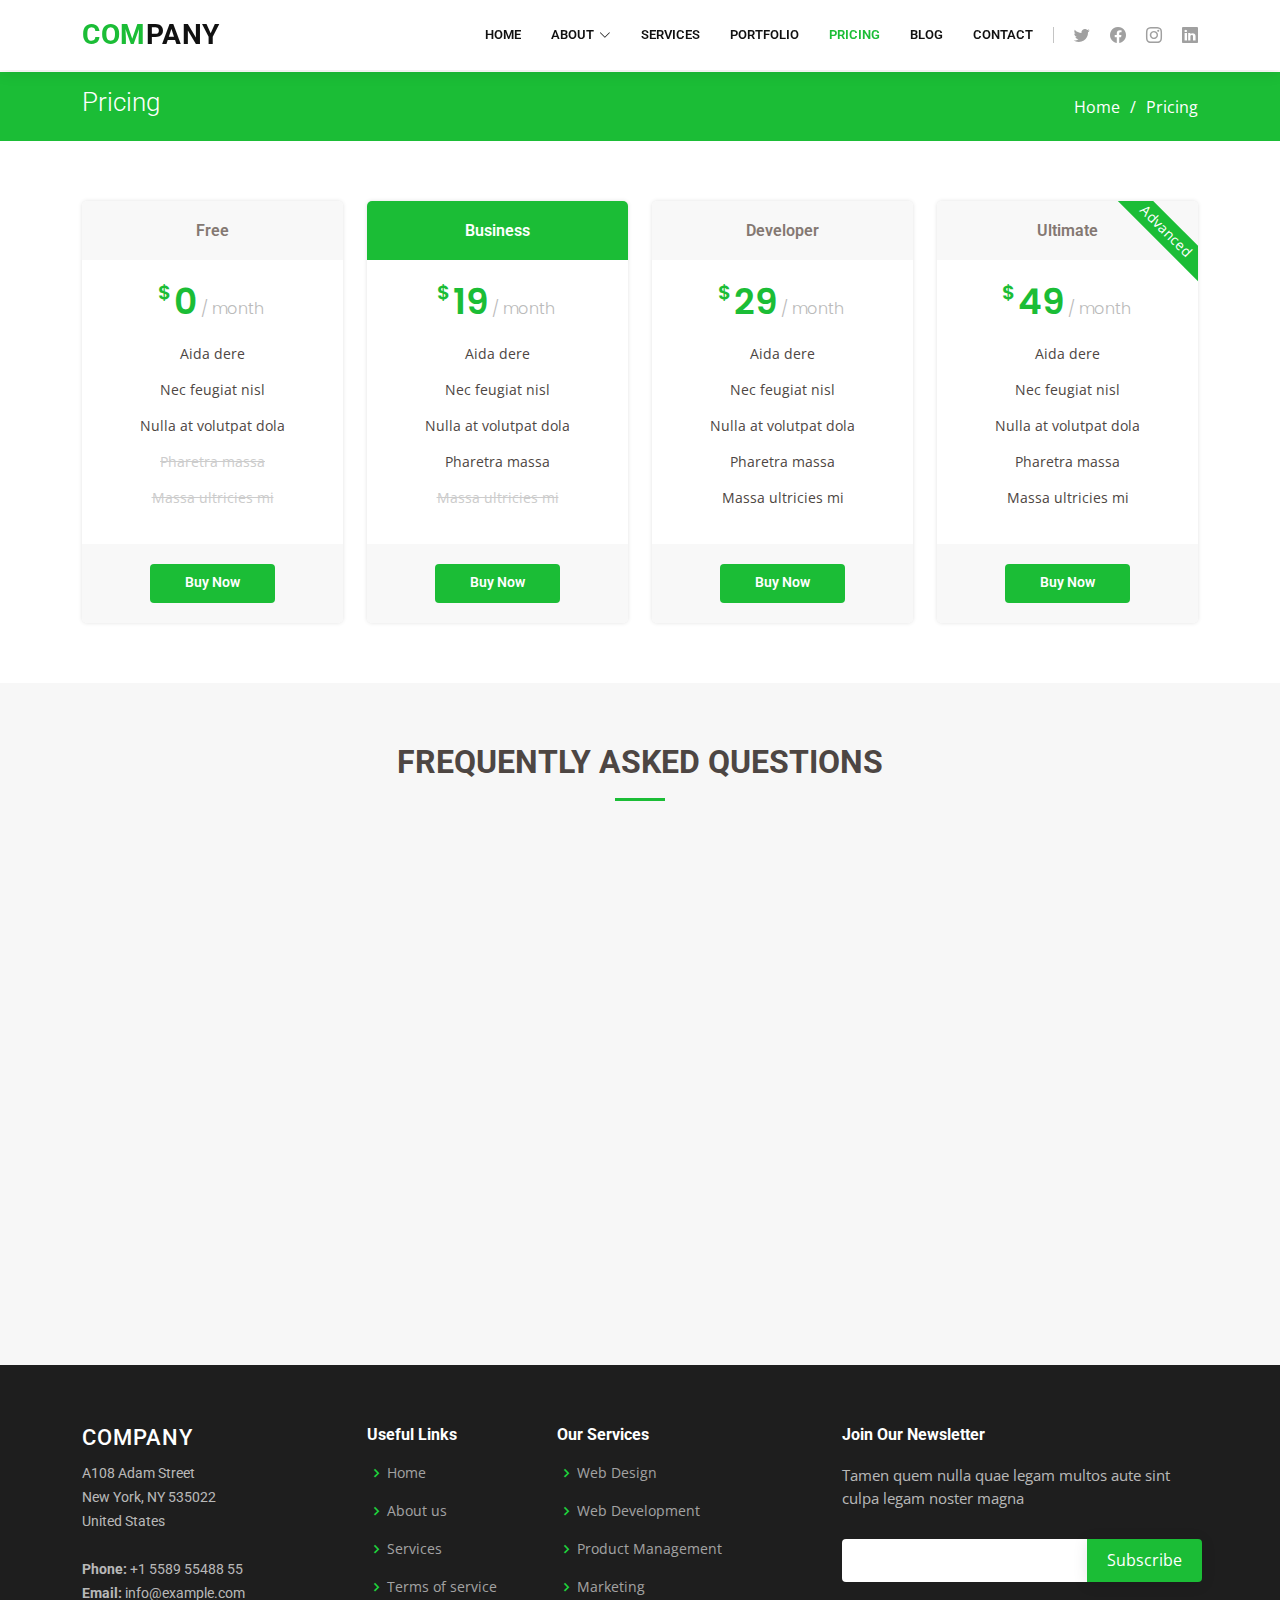
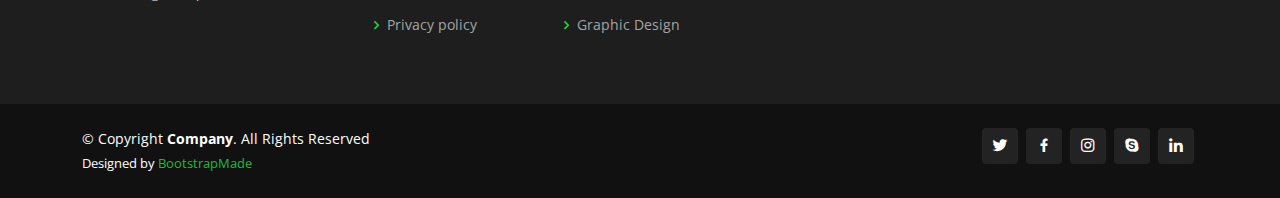
<file: pricing.html>
<!DOCTYPE html>
<html lang="en">

<head>
  <meta charset="utf-8">
  <meta content="width=device-width, initial-scale=1.0" name="viewport">

  <title>Pricing - Company Bootstrap Template</title>
  <meta content="" name="description">
  <meta content="" name="keywords">

  <!-- Favicons -->
  <link href="assets/img/favicon.png" rel="icon">
  <link href="assets/img/apple-touch-icon.png" rel="apple-touch-icon">

  <!-- Google Fonts -->
  <link href="https://fonts.googleapis.com/css?family=Open+Sans:300,300i,400,400i,600,600i,700,700i|Roboto:300,300i,400,400i,500,500i,600,600i,700,700i|Poppins:300,300i,400,400i,500,500i,600,600i,700,700i" rel="stylesheet">

  <!-- Vendor CSS Files -->
  <link href="assets/vendor/animate.css/animate.min.css" rel="stylesheet">
  <link href="assets/vendor/aos/aos.css" rel="stylesheet">
  <link href="assets/vendor/bootstrap/css/bootstrap.min.css" rel="stylesheet">
  <link href="assets/vendor/bootstrap-icons/bootstrap-icons.css" rel="stylesheet">
  <link href="assets/vendor/boxicons/css/boxicons.min.css" rel="stylesheet">
  <link href="assets/vendor/glightbox/css/glightbox.min.css" rel="stylesheet">
  <link href="assets/vendor/remixicon/remixicon.css" rel="stylesheet">
  <link href="assets/vendor/swiper/swiper-bundle.min.css" rel="stylesheet">

  <!-- Template Main CSS File -->
  <link href="assets/css/style.css" rel="stylesheet">

  <!-- =======================================================
  * Template Name: Company
  * Updated: May 30 2023 with Bootstrap v5.3.0
  * Template URL: https://bootstrapmade.com/company-free-html-bootstrap-template/
  * Author: BootstrapMade.com
  * License: https://bootstrapmade.com/license/
  ======================================================== -->
</head>

<body>

  <!-- ======= Header ======= -->
  <header id="header" class="fixed-top">
    <div class="container d-flex align-items-center">

      <h1 class="logo me-auto"><a href="index.html"><span>Com</span>pany</a></h1>
      <!-- Uncomment below if you prefer to use an image logo -->
      <!-- <a href="index.html" class="logo me-auto me-lg-0"><img src="assets/img/logo.png" alt="" class="img-fluid"></a>-->

      <nav id="navbar" class="navbar order-last order-lg-0">
        <ul>
          <li><a href="index.html">Home</a></li>

          <li class="dropdown"><a href="#"><span>About</span> <i class="bi bi-chevron-down"></i></a>
            <ul>
              <li><a href="about.html">About Us</a></li>
              <li><a href="team.html">Team</a></li>
              <li><a href="testimonials.html">Testimonials</a></li>
              <li class="dropdown"><a href="#"><span>Deep Drop Down</span> <i class="bi bi-chevron-right"></i></a>
                <ul>
                  <li><a href="#">Deep Drop Down 1</a></li>
                  <li><a href="#">Deep Drop Down 2</a></li>
                  <li><a href="#">Deep Drop Down 3</a></li>
                  <li><a href="#">Deep Drop Down 4</a></li>
                  <li><a href="#">Deep Drop Down 5</a></li>
                </ul>
              </li>
            </ul>
          </li>

          <li><a href="services.html">Services</a></li>
          <li><a href="portfolio.html">Portfolio</a></li>
          <li><a href="pricing.html" class="active">Pricing</a></li>
          <li><a href="blog.html">Blog</a></li>
          <li><a href="contact.html">Contact</a></li>

        </ul>
        <i class="bi bi-list mobile-nav-toggle"></i>
      </nav><!-- .navbar -->

      <div class="header-social-links d-flex">
        <a href="#" class="twitter"><i class="bu bi-twitter"></i></a>
        <a href="#" class="facebook"><i class="bu bi-facebook"></i></a>
        <a href="#" class="instagram"><i class="bu bi-instagram"></i></a>
        <a href="#" class="linkedin"><i class="bu bi-linkedin"></i></i></a>
      </div>

    </div>
  </header><!-- End Header -->

  <main id="main">

    <!-- ======= Breadcrumbs ======= -->
    <section id="breadcrumbs" class="breadcrumbs">
      <div class="container">

        <div class="d-flex justify-content-between align-items-center">
          <h2>Pricing</h2>
          <ol>
            <li><a href="index.html">Home</a></li>
            <li>Pricing</li>
          </ol>
        </div>

      </div>
    </section><!-- End Breadcrumbs -->

    <!-- ======= Pricing Section ======= -->
    <section id="pricing" class="pricing">
      <div class="container" data-aos="fade-up">

        <div class="row">

          <div class="col-lg-3 col-md-6">
            <div class="box">
              <h3>Free</h3>
              <h4><sup>$</sup>0<span> / month</span></h4>
              <ul>
                <li>Aida dere</li>
                <li>Nec feugiat nisl</li>
                <li>Nulla at volutpat dola</li>
                <li class="na">Pharetra massa</li>
                <li class="na">Massa ultricies mi</li>
              </ul>
              <div class="btn-wrap">
                <a href="#" class="btn-buy">Buy Now</a>
              </div>
            </div>
          </div>

          <div class="col-lg-3 col-md-6 mt-4 mt-md-0">
            <div class="box featured">
              <h3>Business</h3>
              <h4><sup>$</sup>19<span> / month</span></h4>
              <ul>
                <li>Aida dere</li>
                <li>Nec feugiat nisl</li>
                <li>Nulla at volutpat dola</li>
                <li>Pharetra massa</li>
                <li class="na">Massa ultricies mi</li>
              </ul>
              <div class="btn-wrap">
                <a href="#" class="btn-buy">Buy Now</a>
              </div>
            </div>
          </div>

          <div class="col-lg-3 col-md-6 mt-4 mt-lg-0">
            <div class="box">
              <h3>Developer</h3>
              <h4><sup>$</sup>29<span> / month</span></h4>
              <ul>
                <li>Aida dere</li>
                <li>Nec feugiat nisl</li>
                <li>Nulla at volutpat dola</li>
                <li>Pharetra massa</li>
                <li>Massa ultricies mi</li>
              </ul>
              <div class="btn-wrap">
                <a href="#" class="btn-buy">Buy Now</a>
              </div>
            </div>
          </div>

          <div class="col-lg-3 col-md-6 mt-4 mt-lg-0">
            <div class="box">
              <span class="advanced">Advanced</span>
              <h3>Ultimate</h3>
              <h4><sup>$</sup>49<span> / month</span></h4>
              <ul>
                <li>Aida dere</li>
                <li>Nec feugiat nisl</li>
                <li>Nulla at volutpat dola</li>
                <li>Pharetra massa</li>
                <li>Massa ultricies mi</li>
              </ul>
              <div class="btn-wrap">
                <a href="#" class="btn-buy">Buy Now</a>
              </div>
            </div>
          </div>

        </div>

      </div>
    </section><!-- End Pricing Section -->

    <!-- ======= Frequently Asked Questions Section ======= -->
    <section id="faq" class="faq section-bg">
      <div class="container" data-aos="fade-up">

        <div class="section-title">
          <h2>Frequently Asked Questions</h2>
        </div>

        <div class="faq-list">
          <ul>
            <li data-aos="fade-up">
              <i class="bx bx-help-circle icon-help"></i> <a data-bs-toggle="collapse" class="collapse" data-bs-target="#faq-list-1">Non consectetur a erat nam at lectus urna duis? <i class="bx bx-chevron-down icon-show"></i><i class="bx bx-chevron-up icon-close"></i></a>
              <div id="faq-list-1" class="collapse show" data-bs-parent=".faq-list">
                <p>
                  Feugiat pretium nibh ipsum consequat. Tempus iaculis urna id volutpat lacus laoreet non curabitur gravida. Venenatis lectus magna fringilla urna porttitor rhoncus dolor purus non.
                </p>
              </div>
            </li>

            <li data-aos="fade-up" data-aos-delay="100">
              <i class="bx bx-help-circle icon-help"></i> <a data-bs-toggle="collapse" data-bs-target="#faq-list-2" class="collapsed">Feugiat scelerisque varius morbi enim nunc? <i class="bx bx-chevron-down icon-show"></i><i class="bx bx-chevron-up icon-close"></i></a>
              <div id="faq-list-2" class="collapse" data-bs-parent=".faq-list">
                <p>
                  Dolor sit amet consectetur adipiscing elit pellentesque habitant morbi. Id interdum velit laoreet id donec ultrices. Fringilla phasellus faucibus scelerisque eleifend donec pretium. Est pellentesque elit ullamcorper dignissim. Mauris ultrices eros in cursus turpis massa tincidunt dui.
                </p>
              </div>
            </li>

            <li data-aos="fade-up" data-aos-delay="200">
              <i class="bx bx-help-circle icon-help"></i> <a data-bs-toggle="collapse" data-bs-target="#faq-list-3" class="collapsed">Dolor sit amet consectetur adipiscing elit? <i class="bx bx-chevron-down icon-show"></i><i class="bx bx-chevron-up icon-close"></i></a>
              <div id="faq-list-3" class="collapse" data-bs-parent=".faq-list">
                <p>
                  Eleifend mi in nulla posuere sollicitudin aliquam ultrices sagittis orci. Faucibus pulvinar elementum integer enim. Sem nulla pharetra diam sit amet nisl suscipit. Rutrum tellus pellentesque eu tincidunt. Lectus urna duis convallis convallis tellus. Urna molestie at elementum eu facilisis sed odio morbi quis
                </p>
              </div>
            </li>

            <li data-aos="fade-up" data-aos-delay="300">
              <i class="bx bx-help-circle icon-help"></i> <a data-bs-toggle="collapse" data-bs-target="#faq-list-4" class="collapsed">Tempus quam pellentesque nec nam aliquam sem et tortor consequat? <i class="bx bx-chevron-down icon-show"></i><i class="bx bx-chevron-up icon-close"></i></a>
              <div id="faq-list-4" class="collapse" data-bs-parent=".faq-list">
                <p>
                  Molestie a iaculis at erat pellentesque adipiscing commodo. Dignissim suspendisse in est ante in. Nunc vel risus commodo viverra maecenas accumsan. Sit amet nisl suscipit adipiscing bibendum est. Purus gravida quis blandit turpis cursus in.
                </p>
              </div>
            </li>

            <li data-aos="fade-up" data-aos-delay="400">
              <i class="bx bx-help-circle icon-help"></i> <a data-bs-toggle="collapse" data-bs-target="#faq-list-5" class="collapsed">Tortor vitae purus faucibus ornare. Varius vel pharetra vel turpis nunc eget lorem dolor? <i class="bx bx-chevron-down icon-show"></i><i class="bx bx-chevron-up icon-close"></i></a>
              <div id="faq-list-5" class="collapse" data-bs-parent=".faq-list">
                <p>
                  Laoreet sit amet cursus sit amet dictum sit amet justo. Mauris vitae ultricies leo integer malesuada nunc vel. Tincidunt eget nullam non nisi est sit amet. Turpis nunc eget lorem dolor sed. Ut venenatis tellus in metus vulputate eu scelerisque.
                </p>
              </div>
            </li>

          </ul>
        </div>

      </div>
    </section><!-- End Frequently Asked Questions Section -->

  </main><!-- End #main -->

  <!-- ======= Footer ======= -->
  <footer id="footer">

    <div class="footer-top">
      <div class="container">
        <div class="row">

          <div class="col-lg-3 col-md-6 footer-contact">
            <h3>Company</h3>
            <p>
              A108 Adam Street <br>
              New York, NY 535022<br>
              United States <br><br>
              <strong>Phone:</strong> +1 5589 55488 55<br>
              <strong>Email:</strong> info@example.com<br>
            </p>
          </div>

          <div class="col-lg-2 col-md-6 footer-links">
            <h4>Useful Links</h4>
            <ul>
              <li><i class="bx bx-chevron-right"></i> <a href="#">Home</a></li>
              <li><i class="bx bx-chevron-right"></i> <a href="#">About us</a></li>
              <li><i class="bx bx-chevron-right"></i> <a href="#">Services</a></li>
              <li><i class="bx bx-chevron-right"></i> <a href="#">Terms of service</a></li>
              <li><i class="bx bx-chevron-right"></i> <a href="#">Privacy policy</a></li>
            </ul>
          </div>

          <div class="col-lg-3 col-md-6 footer-links">
            <h4>Our Services</h4>
            <ul>
              <li><i class="bx bx-chevron-right"></i> <a href="#">Web Design</a></li>
              <li><i class="bx bx-chevron-right"></i> <a href="#">Web Development</a></li>
              <li><i class="bx bx-chevron-right"></i> <a href="#">Product Management</a></li>
              <li><i class="bx bx-chevron-right"></i> <a href="#">Marketing</a></li>
              <li><i class="bx bx-chevron-right"></i> <a href="#">Graphic Design</a></li>
            </ul>
          </div>

          <div class="col-lg-4 col-md-6 footer-newsletter">
            <h4>Join Our Newsletter</h4>
            <p>Tamen quem nulla quae legam multos aute sint culpa legam noster magna</p>
            <form action="" method="post">
              <input type="email" name="email"><input type="submit" value="Subscribe">
            </form>
          </div>

        </div>
      </div>
    </div>

    <div class="container d-md-flex py-4">

      <div class="me-md-auto text-center text-md-start">
        <div class="copyright">
          &copy; Copyright <strong><span>Company</span></strong>. All Rights Reserved
        </div>
        <div class="credits">
          <!-- All the links in the footer should remain intact. -->
          <!-- You can delete the links only if you purchased the pro version. -->
          <!-- Licensing information: https://bootstrapmade.com/license/ -->
          <!-- Purchase the pro version with working PHP/AJAX contact form: https://bootstrapmade.com/company-free-html-bootstrap-template/ -->
          Designed by <a href="https://bootstrapmade.com/">BootstrapMade</a>
        </div>
      </div>
      <div class="social-links text-center text-md-right pt-3 pt-md-0">
        <a href="#" class="twitter"><i class="bx bxl-twitter"></i></a>
        <a href="#" class="facebook"><i class="bx bxl-facebook"></i></a>
        <a href="#" class="instagram"><i class="bx bxl-instagram"></i></a>
        <a href="#" class="google-plus"><i class="bx bxl-skype"></i></a>
        <a href="#" class="linkedin"><i class="bx bxl-linkedin"></i></a>
      </div>
    </div>
  </footer><!-- End Footer -->

  <a href="#" class="back-to-top d-flex align-items-center justify-content-center"><i class="bi bi-arrow-up-short"></i></a>

  <!-- Vendor JS Files -->
  <script src="assets/vendor/aos/aos.js"></script>
  <script src="assets/vendor/bootstrap/js/bootstrap.bundle.min.js"></script>
  <script src="assets/vendor/glightbox/js/glightbox.min.js"></script>
  <script src="assets/vendor/isotope-layout/isotope.pkgd.min.js"></script>
  <script src="assets/vendor/swiper/swiper-bundle.min.js"></script>
  <script src="assets/vendor/waypoints/noframework.waypoints.js"></script>
  <script src="assets/vendor/php-email-form/validate.js"></script>

  <!-- Template Main JS File -->
  <script src="assets/js/main.js"></script>

</body>

</html>
</file>
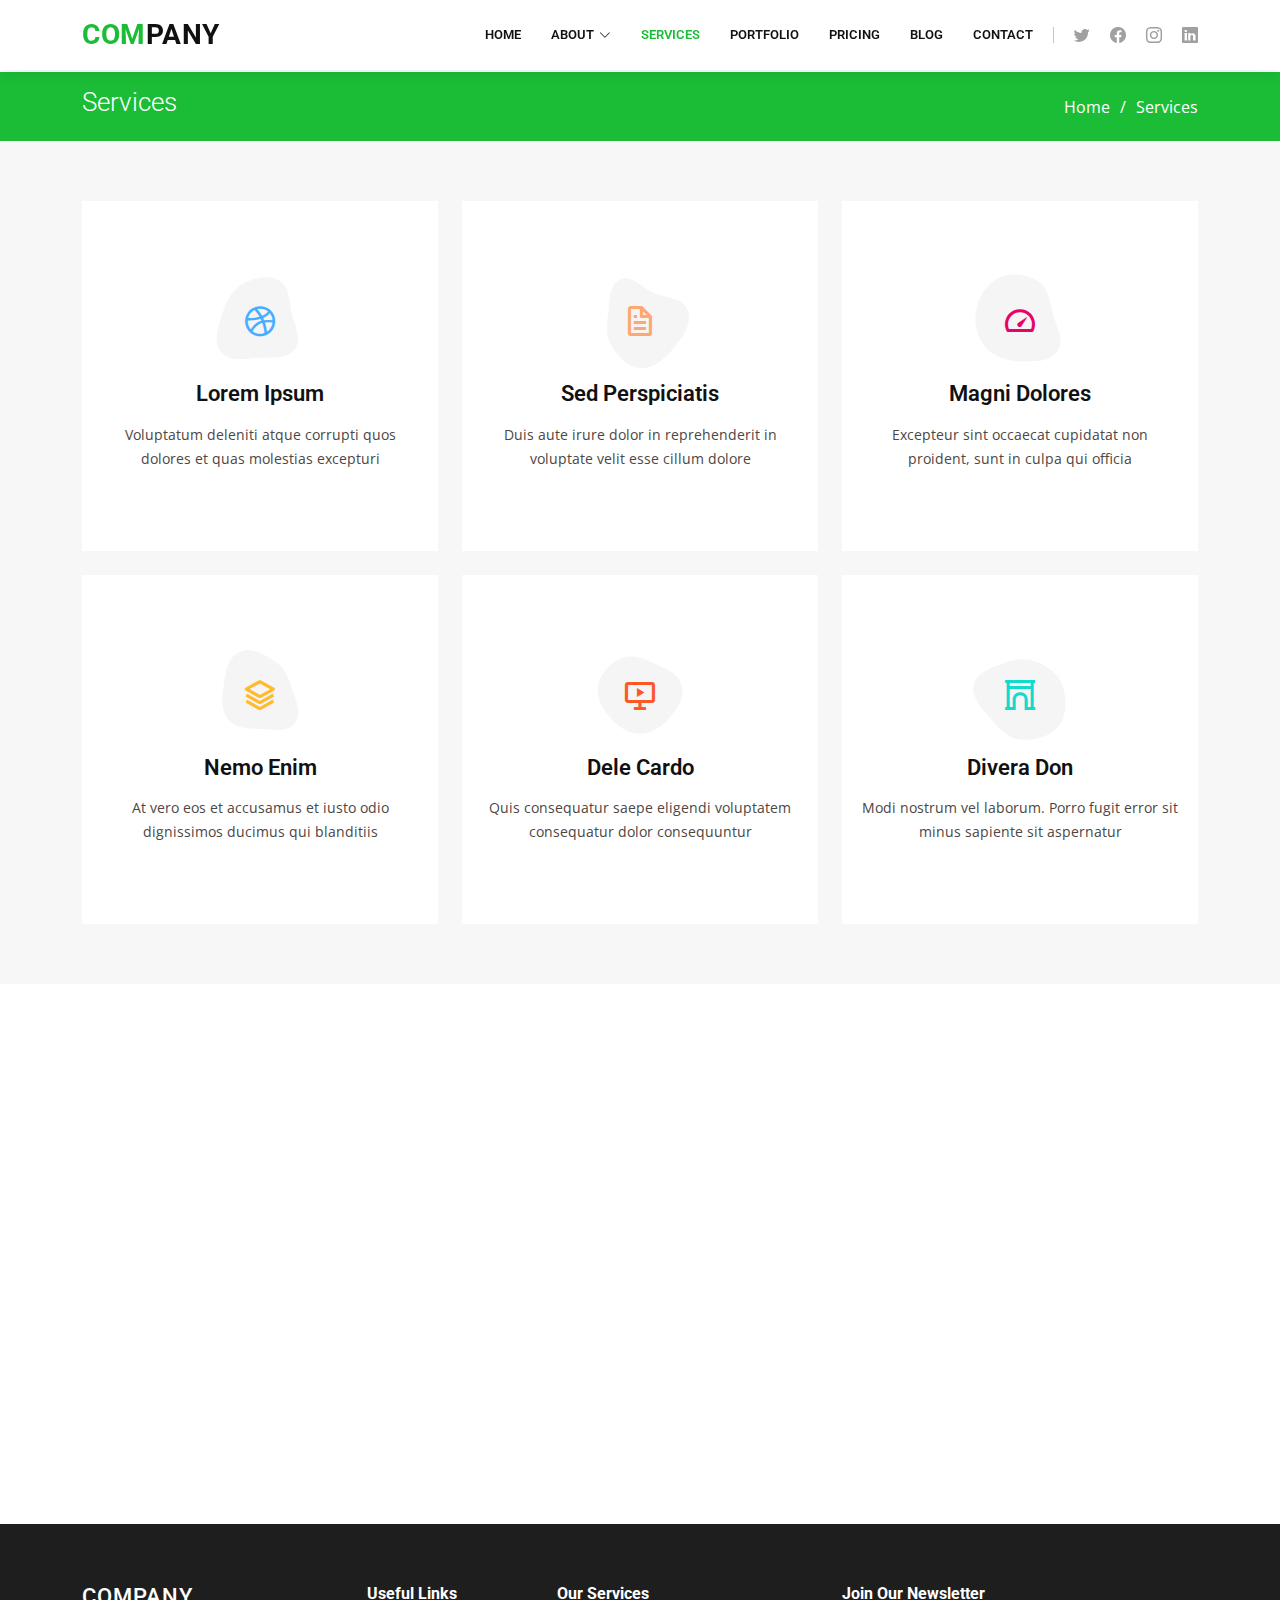
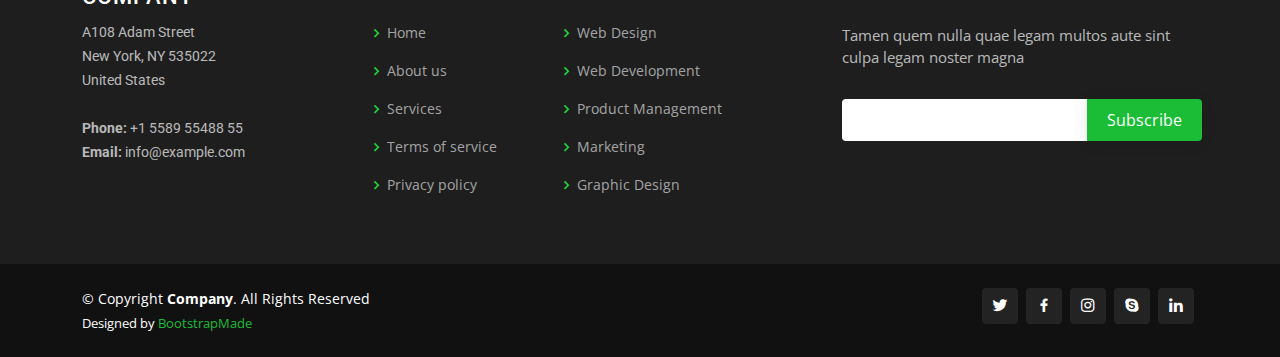
<file: services.html>
<!DOCTYPE html>
<html lang="en">

<head>
  <meta charset="utf-8">
  <meta content="width=device-width, initial-scale=1.0" name="viewport">

  <title>Services - Company Bootstrap Template</title>
  <meta content="" name="description">
  <meta content="" name="keywords">

  <!-- Favicons -->
  <link href="assets/img/favicon.png" rel="icon">
  <link href="assets/img/apple-touch-icon.png" rel="apple-touch-icon">

  <!-- Google Fonts -->
  <link href="https://fonts.googleapis.com/css?family=Open+Sans:300,300i,400,400i,600,600i,700,700i|Roboto:300,300i,400,400i,500,500i,600,600i,700,700i|Poppins:300,300i,400,400i,500,500i,600,600i,700,700i" rel="stylesheet">

  <!-- Vendor CSS Files -->
  <link href="assets/vendor/animate.css/animate.min.css" rel="stylesheet">
  <link href="assets/vendor/aos/aos.css" rel="stylesheet">
  <link href="assets/vendor/bootstrap/css/bootstrap.min.css" rel="stylesheet">
  <link href="assets/vendor/bootstrap-icons/bootstrap-icons.css" rel="stylesheet">
  <link href="assets/vendor/boxicons/css/boxicons.min.css" rel="stylesheet">
  <link href="assets/vendor/glightbox/css/glightbox.min.css" rel="stylesheet">
  <link href="assets/vendor/remixicon/remixicon.css" rel="stylesheet">
  <link href="assets/vendor/swiper/swiper-bundle.min.css" rel="stylesheet">

  <!-- Template Main CSS File -->
  <link href="assets/css/style.css" rel="stylesheet">

  <!-- =======================================================
  * Template Name: Company
  * Updated: May 30 2023 with Bootstrap v5.3.0
  * Template URL: https://bootstrapmade.com/company-free-html-bootstrap-template/
  * Author: BootstrapMade.com
  * License: https://bootstrapmade.com/license/
  ======================================================== -->
</head>

<body>

  <!-- ======= Header ======= -->
  <header id="header" class="fixed-top">
    <div class="container d-flex align-items-center">

      <h1 class="logo me-auto"><a href="index.html"><span>Com</span>pany</a></h1>
      <!-- Uncomment below if you prefer to use an image logo -->
      <!-- <a href="index.html" class="logo me-auto me-lg-0"><img src="assets/img/logo.png" alt="" class="img-fluid"></a>-->

      <nav id="navbar" class="navbar order-last order-lg-0">
        <ul>
          <li><a href="index.html">Home</a></li>

          <li class="dropdown"><a href="#"><span>About</span> <i class="bi bi-chevron-down"></i></a>
            <ul>
              <li><a href="about.html">About Us</a></li>
              <li><a href="team.html">Team</a></li>
              <li><a href="testimonials.html">Testimonials</a></li>
              <li class="dropdown"><a href="#"><span>Deep Drop Down</span> <i class="bi bi-chevron-right"></i></a>
                <ul>
                  <li><a href="#">Deep Drop Down 1</a></li>
                  <li><a href="#">Deep Drop Down 2</a></li>
                  <li><a href="#">Deep Drop Down 3</a></li>
                  <li><a href="#">Deep Drop Down 4</a></li>
                  <li><a href="#">Deep Drop Down 5</a></li>
                </ul>
              </li>
            </ul>
          </li>

          <li><a href="services.html" class="active">Services</a></li>
          <li><a href="portfolio.html">Portfolio</a></li>
          <li><a href="pricing.html">Pricing</a></li>
          <li><a href="blog.html">Blog</a></li>
          <li><a href="contact.html">Contact</a></li>

        </ul>
        <i class="bi bi-list mobile-nav-toggle"></i>
      </nav><!-- .navbar -->

      <div class="header-social-links d-flex">
        <a href="#" class="twitter"><i class="bu bi-twitter"></i></a>
        <a href="#" class="facebook"><i class="bu bi-facebook"></i></a>
        <a href="#" class="instagram"><i class="bu bi-instagram"></i></a>
        <a href="#" class="linkedin"><i class="bu bi-linkedin"></i></i></a>
      </div>

    </div>
  </header><!-- End Header -->

  <main id="main">

    <!-- ======= Breadcrumbs ======= -->
    <section id="breadcrumbs" class="breadcrumbs">
      <div class="container">

        <div class="d-flex justify-content-between align-items-center">
          <h2>Services</h2>
          <ol>
            <li><a href="index.html">Home</a></li>
            <li>Services</li>
          </ol>
        </div>

      </div>
    </section><!-- End Breadcrumbs -->

    <!-- ======= Services Section ======= -->
    <section id="services" class="services section-bg">
      <div class="container" data-aos="fade-up">

        <div class="row">
          <div class="col-lg-4 col-md-6 d-flex align-items-stretch" data-aos="zoom-in" data-aos-delay="100">
            <div class="icon-box iconbox-blue">
              <div class="icon">
                <svg width="100" height="100" viewBox="0 0 600 600" xmlns="http://www.w3.org/2000/svg">
                  <path stroke="none" stroke-width="0" fill="#f5f5f5" d="M300,521.0016835830174C376.1290562159157,517.8887921683347,466.0731472004068,529.7835943286574,510.70327084640275,468.03025145048787C554.3714126377745,407.6079735673963,508.03601936045806,328.9844924480964,491.2728898941984,256.3432110539036C474.5976632858925,184.082847569629,479.9380746630129,96.60480741107993,416.23090153303,58.64404602377083C348.86323505073057,18.502131276798302,261.93793281208167,40.57373210992963,193.5410806939664,78.93577620505333C130.42746243093433,114.334589627462,98.30271207620316,179.96522072025542,76.75703585869454,249.04625023123273C51.97151888228291,328.5150500222984,13.704378332031375,421.85034740162234,66.52175969318436,486.19268352777647C119.04800174914682,550.1803526380478,217.28368757567262,524.383925680826,300,521.0016835830174"></path>
                </svg>
                <i class="bx bxl-dribbble"></i>
              </div>
              <h4><a href="">Lorem Ipsum</a></h4>
              <p>Voluptatum deleniti atque corrupti quos dolores et quas molestias excepturi</p>
            </div>
          </div>

          <div class="col-lg-4 col-md-6 d-flex align-items-stretch mt-4 mt-md-0" data-aos="zoom-in" data-aos-delay="200">
            <div class="icon-box iconbox-orange ">
              <div class="icon">
                <svg width="100" height="100" viewBox="0 0 600 600" xmlns="http://www.w3.org/2000/svg">
                  <path stroke="none" stroke-width="0" fill="#f5f5f5" d="M300,582.0697525312426C382.5290701553225,586.8405444964366,449.9789794690241,525.3245884688669,502.5850820975895,461.55621195738473C556.606425686781,396.0723002908107,615.8543463187945,314.28637112970534,586.6730223649479,234.56875336149918C558.9533121215079,158.8439757836574,454.9685369536778,164.00468322053177,381.49747125262974,130.76875717737553C312.15926192815925,99.40240125094834,248.97055460311594,18.661163978235184,179.8680185752513,50.54337015887873C110.5421016452524,82.52863877960104,119.82277516462835,180.83849132639028,109.12597500060166,256.43424936330496C100.08760227029461,320.3096726198365,92.17705696193138,384.0621239912766,124.79988738764834,439.7174275375508C164.83382741302287,508.01625554203684,220.96474134820875,577.5009287672846,300,582.0697525312426"></path>
                </svg>
                <i class="bx bx-file"></i>
              </div>
              <h4><a href="">Sed Perspiciatis</a></h4>
              <p>Duis aute irure dolor in reprehenderit in voluptate velit esse cillum dolore</p>
            </div>
          </div>

          <div class="col-lg-4 col-md-6 d-flex align-items-stretch mt-4 mt-lg-0" data-aos="zoom-in" data-aos-delay="300">
            <div class="icon-box iconbox-pink">
              <div class="icon">
                <svg width="100" height="100" viewBox="0 0 600 600" xmlns="http://www.w3.org/2000/svg">
                  <path stroke="none" stroke-width="0" fill="#f5f5f5" d="M300,541.5067337569781C382.14930387511276,545.0595476570109,479.8736841581634,548.3450877840088,526.4010558755058,480.5488172755941C571.5218469581645,414.80211281144784,517.5187510058486,332.0715597781072,496.52539010469104,255.14436215662573C477.37192572678356,184.95920475031193,473.57363656557914,105.61284051026155,413.0603344069578,65.22779650032875C343.27470386102294,18.654635553484475,251.2091493199835,5.337323636656869,175.0934190732945,40.62881213300186C97.87086631185822,76.43348514350839,51.98124368387456,156.15599469081315,36.44837278890362,239.84606092416172C21.716077023791087,319.22268207091537,43.775223500013084,401.1760424656574,96.891909868211,461.97329694683043C147.22146801428983,519.5804099606455,223.5754009179313,538.201503339737,300,541.5067337569781"></path>
                </svg>
                <i class="bx bx-tachometer"></i>
              </div>
              <h4><a href="">Magni Dolores</a></h4>
              <p>Excepteur sint occaecat cupidatat non proident, sunt in culpa qui officia</p>
            </div>
          </div>

          <div class="col-lg-4 col-md-6 d-flex align-items-stretch mt-4" data-aos="zoom-in" data-aos-delay="100">
            <div class="icon-box iconbox-yellow">
              <div class="icon">
                <svg width="100" height="100" viewBox="0 0 600 600" xmlns="http://www.w3.org/2000/svg">
                  <path stroke="none" stroke-width="0" fill="#f5f5f5" d="M300,503.46388370962813C374.79870501325706,506.71871716319447,464.8034551963731,527.1746412648533,510.4981551193396,467.86667711651364C555.9287308511215,408.9015244558933,512.6030010748507,327.5744911775523,490.211057578863,256.5855673507754C471.097692560561,195.9906835881958,447.69079081568157,138.11976852964426,395.19560036434837,102.3242989838813C329.3053358748298,57.3949838291264,248.02791733380457,8.279543830951368,175.87071277845988,42.242879143198664C103.41431057327972,76.34704239035025,93.79494320519305,170.9812938413882,81.28167332365135,250.07896920659033C70.17666984294237,320.27484674793965,64.84698225790005,396.69656628748305,111.28512138212992,450.4950937839243C156.20124167950087,502.5303643271138,231.32542653798444,500.4755392045468,300,503.46388370962813"></path>
                </svg>
                <i class="bx bx-layer"></i>
              </div>
              <h4><a href="">Nemo Enim</a></h4>
              <p>At vero eos et accusamus et iusto odio dignissimos ducimus qui blanditiis</p>
            </div>
          </div>

          <div class="col-lg-4 col-md-6 d-flex align-items-stretch mt-4" data-aos="zoom-in" data-aos-delay="200">
            <div class="icon-box iconbox-red">
              <div class="icon">
                <svg width="100" height="100" viewBox="0 0 600 600" xmlns="http://www.w3.org/2000/svg">
                  <path stroke="none" stroke-width="0" fill="#f5f5f5" d="M300,532.3542879108572C369.38199826031484,532.3153073249985,429.10787420159085,491.63046689027357,474.5244479745417,439.17860296908856C522.8885846962883,383.3225815378663,569.1668002868075,314.3205725914397,550.7432151929288,242.7694973846089C532.6665558377875,172.5657663291529,456.2379748765914,142.6223662098291,390.3689995646985,112.34683881706744C326.66090330228417,83.06452184765237,258.84405631176094,53.51806209861945,193.32584062364296,78.48882559362697C121.61183558270385,105.82097193414197,62.805066853699245,167.19869350419734,48.57481801355237,242.6138429142374C34.843463184063346,315.3850353017275,76.69343916112496,383.4422959591041,125.22947124332185,439.3748458443577C170.7312796277747,491.8107796887764,230.57421082200815,532.3932930995766,300,532.3542879108572"></path>
                </svg>
                <i class="bx bx-slideshow"></i>
              </div>
              <h4><a href="">Dele Cardo</a></h4>
              <p>Quis consequatur saepe eligendi voluptatem consequatur dolor consequuntur</p>
            </div>
          </div>

          <div class="col-lg-4 col-md-6 d-flex align-items-stretch mt-4" data-aos="zoom-in" data-aos-delay="300">
            <div class="icon-box iconbox-teal">
              <div class="icon">
                <svg width="100" height="100" viewBox="0 0 600 600" xmlns="http://www.w3.org/2000/svg">
                  <path stroke="none" stroke-width="0" fill="#f5f5f5" d="M300,566.797414625762C385.7384707136149,576.1784315230908,478.7894351017131,552.8928747891023,531.9192734346935,484.94944893311C584.6109503024035,417.5663521118492,582.489472248146,322.67544863468447,553.9536738515405,242.03673114598146C529.1557734026468,171.96086150256528,465.24506316201064,127.66468636344209,395.9583748389544,100.7403814666027C334.2173773831606,76.7482773500951,269.4350130405921,84.62216499799875,207.1952322260088,107.2889140133804C132.92018162631612,134.33871894543012,41.79353780512637,160.00259165414826,22.644507872594943,236.69541883565114C3.319112789854554,314.0945973066697,72.72355303640163,379.243833228382,124.04198916343866,440.3218312028393C172.9286146004772,498.5055451809895,224.45579914871206,558.5317968840102,300,566.797414625762"></path>
                </svg>
                <i class="bx bx-arch"></i>
              </div>
              <h4><a href="">Divera Don</a></h4>
              <p>Modi nostrum vel laborum. Porro fugit error sit minus sapiente sit aspernatur</p>
            </div>
          </div>

        </div>

      </div>
    </section><!-- End Services Section -->

    <!-- ======= Features Section ======= -->
    <section id="features" class="features">
      <div class="container" data-aos="fade-up">

        <div class="section-title">
          <h2>Features</h2>
          <p>Magnam dolores commodi suscipit. Necessitatibus eius consequatur ex aliquid fuga eum quidem. Sit sint consectetur velit. Quisquam quos quisquam cupiditate. Et nemo qui impedit suscipit alias ea. Quia fugiat sit in iste officiis commodi quidem hic quas.</p>
        </div>

        <div class="row">
          <div class="col-lg-3 col-md-4">
            <div class="icon-box">
              <i class="ri-store-line" style="color: #ffbb2c;"></i>
              <h3><a href="">Lorem Ipsum</a></h3>
            </div>
          </div>
          <div class="col-lg-3 col-md-4 mt-4 mt-md-0">
            <div class="icon-box">
              <i class="ri-bar-chart-box-line" style="color: #5578ff;"></i>
              <h3><a href="">Dolor Sitema</a></h3>
            </div>
          </div>
          <div class="col-lg-3 col-md-4 mt-4 mt-md-0">
            <div class="icon-box">
              <i class="ri-calendar-todo-line" style="color: #e80368;"></i>
              <h3><a href="">Sed perspiciatis</a></h3>
            </div>
          </div>
          <div class="col-lg-3 col-md-4 mt-4 mt-lg-0">
            <div class="icon-box">
              <i class="ri-paint-brush-line" style="color: #e361ff;"></i>
              <h3><a href="">Magni Dolores</a></h3>
            </div>
          </div>
          <div class="col-lg-3 col-md-4 mt-4">
            <div class="icon-box">
              <i class="ri-database-2-line" style="color: #47aeff;"></i>
              <h3><a href="">Nemo Enim</a></h3>
            </div>
          </div>
          <div class="col-lg-3 col-md-4 mt-4">
            <div class="icon-box">
              <i class="ri-gradienter-line" style="color: #ffa76e;"></i>
              <h3><a href="">Eiusmod Tempor</a></h3>
            </div>
          </div>
          <div class="col-lg-3 col-md-4 mt-4">
            <div class="icon-box">
              <i class="ri-file-list-3-line" style="color: #11dbcf;"></i>
              <h3><a href="">Midela Teren</a></h3>
            </div>
          </div>
          <div class="col-lg-3 col-md-4 mt-4">
            <div class="icon-box">
              <i class="ri-price-tag-2-line" style="color: #4233ff;"></i>
              <h3><a href="">Pira Neve</a></h3>
            </div>
          </div>
          <div class="col-lg-3 col-md-4 mt-4">
            <div class="icon-box">
              <i class="ri-anchor-line" style="color: #b2904f;"></i>
              <h3><a href="">Dirada Pack</a></h3>
            </div>
          </div>
          <div class="col-lg-3 col-md-4 mt-4">
            <div class="icon-box">
              <i class="ri-disc-line" style="color: #b20969;"></i>
              <h3><a href="">Moton Ideal</a></h3>
            </div>
          </div>
          <div class="col-lg-3 col-md-4 mt-4">
            <div class="icon-box">
              <i class="ri-base-station-line" style="color: #ff5828;"></i>
              <h3><a href="">Verdo Park</a></h3>
            </div>
          </div>
          <div class="col-lg-3 col-md-4 mt-4">
            <div class="icon-box">
              <i class="ri-fingerprint-line" style="color: #29cc61;"></i>
              <h3><a href="">Flavor Nivelanda</a></h3>
            </div>
          </div>
        </div>

      </div>
    </section><!-- End Features Section -->

  </main><!-- End #main -->

  <!-- ======= Footer ======= -->
  <footer id="footer">

    <div class="footer-top">
      <div class="container">
        <div class="row">

          <div class="col-lg-3 col-md-6 footer-contact">
            <h3>Company</h3>
            <p>
              A108 Adam Street <br>
              New York, NY 535022<br>
              United States <br><br>
              <strong>Phone:</strong> +1 5589 55488 55<br>
              <strong>Email:</strong> info@example.com<br>
            </p>
          </div>

          <div class="col-lg-2 col-md-6 footer-links">
            <h4>Useful Links</h4>
            <ul>
              <li><i class="bx bx-chevron-right"></i> <a href="#">Home</a></li>
              <li><i class="bx bx-chevron-right"></i> <a href="#">About us</a></li>
              <li><i class="bx bx-chevron-right"></i> <a href="#">Services</a></li>
              <li><i class="bx bx-chevron-right"></i> <a href="#">Terms of service</a></li>
              <li><i class="bx bx-chevron-right"></i> <a href="#">Privacy policy</a></li>
            </ul>
          </div>

          <div class="col-lg-3 col-md-6 footer-links">
            <h4>Our Services</h4>
            <ul>
              <li><i class="bx bx-chevron-right"></i> <a href="#">Web Design</a></li>
              <li><i class="bx bx-chevron-right"></i> <a href="#">Web Development</a></li>
              <li><i class="bx bx-chevron-right"></i> <a href="#">Product Management</a></li>
              <li><i class="bx bx-chevron-right"></i> <a href="#">Marketing</a></li>
              <li><i class="bx bx-chevron-right"></i> <a href="#">Graphic Design</a></li>
            </ul>
          </div>

          <div class="col-lg-4 col-md-6 footer-newsletter">
            <h4>Join Our Newsletter</h4>
            <p>Tamen quem nulla quae legam multos aute sint culpa legam noster magna</p>
            <form action="" method="post">
              <input type="email" name="email"><input type="submit" value="Subscribe">
            </form>
          </div>

        </div>
      </div>
    </div>

    <div class="container d-md-flex py-4">

      <div class="me-md-auto text-center text-md-start">
        <div class="copyright">
          &copy; Copyright <strong><span>Company</span></strong>. All Rights Reserved
        </div>
        <div class="credits">
          <!-- All the links in the footer should remain intact. -->
          <!-- You can delete the links only if you purchased the pro version. -->
          <!-- Licensing information: https://bootstrapmade.com/license/ -->
          <!-- Purchase the pro version with working PHP/AJAX contact form: https://bootstrapmade.com/company-free-html-bootstrap-template/ -->
          Designed by <a href="https://bootstrapmade.com/">BootstrapMade</a>
        </div>
      </div>
      <div class="social-links text-center text-md-right pt-3 pt-md-0">
        <a href="#" class="twitter"><i class="bx bxl-twitter"></i></a>
        <a href="#" class="facebook"><i class="bx bxl-facebook"></i></a>
        <a href="#" class="instagram"><i class="bx bxl-instagram"></i></a>
        <a href="#" class="google-plus"><i class="bx bxl-skype"></i></a>
        <a href="#" class="linkedin"><i class="bx bxl-linkedin"></i></a>
      </div>
    </div>
  </footer><!-- End Footer -->

  <a href="#" class="back-to-top d-flex align-items-center justify-content-center"><i class="bi bi-arrow-up-short"></i></a>

  <!-- Vendor JS Files -->
  <script src="assets/vendor/aos/aos.js"></script>
  <script src="assets/vendor/bootstrap/js/bootstrap.bundle.min.js"></script>
  <script src="assets/vendor/glightbox/js/glightbox.min.js"></script>
  <script src="assets/vendor/isotope-layout/isotope.pkgd.min.js"></script>
  <script src="assets/vendor/swiper/swiper-bundle.min.js"></script>
  <script src="assets/vendor/waypoints/noframework.waypoints.js"></script>
  <script src="assets/vendor/php-email-form/validate.js"></script>

  <!-- Template Main JS File -->
  <script src="assets/js/main.js"></script>

</body>

</html>
</file>
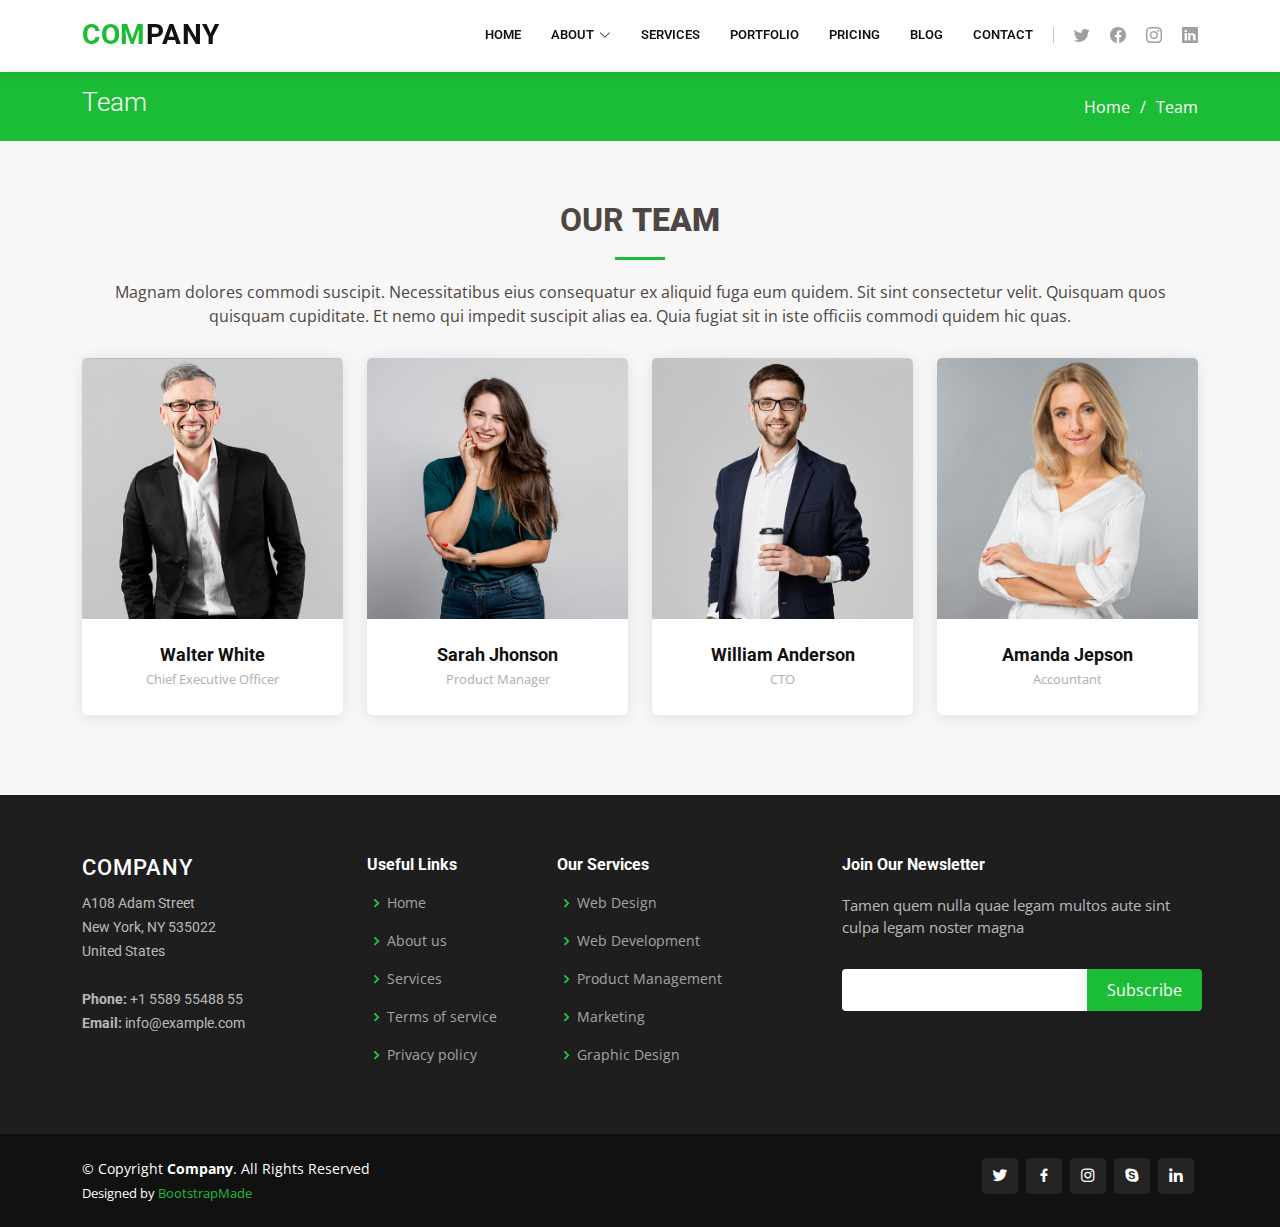
<file: team.html>
<!DOCTYPE html>
<html lang="en">

<head>
  <meta charset="utf-8">
  <meta content="width=device-width, initial-scale=1.0" name="viewport">

  <title>Team - Company Bootstrap Template</title>
  <meta content="" name="description">
  <meta content="" name="keywords">

  <!-- Favicons -->
  <link href="assets/img/favicon.png" rel="icon">
  <link href="assets/img/apple-touch-icon.png" rel="apple-touch-icon">

  <!-- Google Fonts -->
  <link href="https://fonts.googleapis.com/css?family=Open+Sans:300,300i,400,400i,600,600i,700,700i|Roboto:300,300i,400,400i,500,500i,600,600i,700,700i|Poppins:300,300i,400,400i,500,500i,600,600i,700,700i" rel="stylesheet">

  <!-- Vendor CSS Files -->
  <link href="assets/vendor/animate.css/animate.min.css" rel="stylesheet">
  <link href="assets/vendor/aos/aos.css" rel="stylesheet">
  <link href="assets/vendor/bootstrap/css/bootstrap.min.css" rel="stylesheet">
  <link href="assets/vendor/bootstrap-icons/bootstrap-icons.css" rel="stylesheet">
  <link href="assets/vendor/boxicons/css/boxicons.min.css" rel="stylesheet">
  <link href="assets/vendor/glightbox/css/glightbox.min.css" rel="stylesheet">
  <link href="assets/vendor/remixicon/remixicon.css" rel="stylesheet">
  <link href="assets/vendor/swiper/swiper-bundle.min.css" rel="stylesheet">

  <!-- Template Main CSS File -->
  <link href="assets/css/style.css" rel="stylesheet">

  <!-- =======================================================
  * Template Name: Company
  * Updated: May 30 2023 with Bootstrap v5.3.0
  * Template URL: https://bootstrapmade.com/company-free-html-bootstrap-template/
  * Author: BootstrapMade.com
  * License: https://bootstrapmade.com/license/
  ======================================================== -->
</head>

<body>

  <!-- ======= Header ======= -->
  <header id="header" class="fixed-top">
    <div class="container d-flex align-items-center">

      <h1 class="logo me-auto"><a href="index.html"><span>Com</span>pany</a></h1>
      <!-- Uncomment below if you prefer to use an image logo -->
      <!-- <a href="index.html" class="logo me-auto me-lg-0"><img src="assets/img/logo.png" alt="" class="img-fluid"></a>-->

      <nav id="navbar" class="navbar order-last order-lg-0">
        <ul>
          <li><a href="index.html">Home</a></li>

          <li class="dropdown"><a href="#"><span>About</span> <i class="bi bi-chevron-down"></i></a>
            <ul>
              <li><a href="about.html">About Us</a></li>
              <li><a href="team.html" class="active">Team</a></li>
              <li><a href="testimonials.html">Testimonials</a></li>
              <li class="dropdown"><a href="#"><span>Deep Drop Down</span> <i class="bi bi-chevron-right"></i></a>
                <ul>
                  <li><a href="#">Deep Drop Down 1</a></li>
                  <li><a href="#">Deep Drop Down 2</a></li>
                  <li><a href="#">Deep Drop Down 3</a></li>
                  <li><a href="#">Deep Drop Down 4</a></li>
                  <li><a href="#">Deep Drop Down 5</a></li>
                </ul>
              </li>
            </ul>
          </li>

          <li><a href="services.html">Services</a></li>
          <li><a href="portfolio.html">Portfolio</a></li>
          <li><a href="pricing.html">Pricing</a></li>
          <li><a href="blog.html">Blog</a></li>
          <li><a href="contact.html">Contact</a></li>

        </ul>
        <i class="bi bi-list mobile-nav-toggle"></i>
      </nav><!-- .navbar -->

      <div class="header-social-links d-flex">
        <a href="#" class="twitter"><i class="bu bi-twitter"></i></a>
        <a href="#" class="facebook"><i class="bu bi-facebook"></i></a>
        <a href="#" class="instagram"><i class="bu bi-instagram"></i></a>
        <a href="#" class="linkedin"><i class="bu bi-linkedin"></i></i></a>
      </div>

    </div>
  </header><!-- End Header -->

  <main id="main">

    <!-- ======= Breadcrumbs ======= -->
    <section id="breadcrumbs" class="breadcrumbs">
      <div class="container">

        <div class="d-flex justify-content-between align-items-center">
          <h2>Team</h2>
          <ol>
            <li><a href="index.html">Home</a></li>
            <li>Team</li>
          </ol>
        </div>

      </div>
    </section><!-- End Breadcrumbs -->

    <!-- ======= Our Team Section ======= -->
    <section id="team" class="team section-bg">
      <div class="container">

        <div class="section-title" data-aos="fade-up">
          <h2>Our <strong>Team</strong></h2>
          <p>Magnam dolores commodi suscipit. Necessitatibus eius consequatur ex aliquid fuga eum quidem. Sit sint consectetur velit. Quisquam quos quisquam cupiditate. Et nemo qui impedit suscipit alias ea. Quia fugiat sit in iste officiis commodi quidem hic quas.</p>
        </div>

        <div class="row">

          <div class="col-lg-3 col-md-6 d-flex align-items-stretch">
            <div class="member" data-aos="fade-up">
              <div class="member-img">
                <img src="assets/img/team/team-1.jpg" class="img-fluid" alt="">
                <div class="social">
                  <a href=""><i class="bi bi-twitter"></i></a>
                  <a href=""><i class="bi bi-facebook"></i></a>
                  <a href=""><i class="bi bi-instagram"></i></a>
                  <a href=""><i class="bi bi-linkedin"></i></a>
                </div>
              </div>
              <div class="member-info">
                <h4>Walter White</h4>
                <span>Chief Executive Officer</span>
              </div>
            </div>
          </div>

          <div class="col-lg-3 col-md-6 d-flex align-items-stretch">
            <div class="member" data-aos="fade-up" data-aos-delay="100">
              <div class="member-img">
                <img src="assets/img/team/team-2.jpg" class="img-fluid" alt="">
                <div class="social">
                  <a href=""><i class="bi bi-twitter"></i></a>
                  <a href=""><i class="bi bi-facebook"></i></a>
                  <a href=""><i class="bi bi-instagram"></i></a>
                  <a href=""><i class="bi bi-linkedin"></i></a>
                </div>
              </div>
              <div class="member-info">
                <h4>Sarah Jhonson</h4>
                <span>Product Manager</span>
              </div>
            </div>
          </div>

          <div class="col-lg-3 col-md-6 d-flex align-items-stretch">
            <div class="member" data-aos="fade-up" data-aos-delay="200">
              <div class="member-img">
                <img src="assets/img/team/team-3.jpg" class="img-fluid" alt="">
                <div class="social">
                  <a href=""><i class="bi bi-twitter"></i></a>
                  <a href=""><i class="bi bi-facebook"></i></a>
                  <a href=""><i class="bi bi-instagram"></i></a>
                  <a href=""><i class="bi bi-linkedin"></i></a>
                </div>
              </div>
              <div class="member-info">
                <h4>William Anderson</h4>
                <span>CTO</span>
              </div>
            </div>
          </div>

          <div class="col-lg-3 col-md-6 d-flex align-items-stretch">
            <div class="member" data-aos="fade-up" data-aos-delay="300">
              <div class="member-img">
                <img src="assets/img/team/team-4.jpg" class="img-fluid" alt="">
                <div class="social">
                  <a href=""><i class="bi bi-twitter"></i></a>
                  <a href=""><i class="bi bi-facebook"></i></a>
                  <a href=""><i class="bi bi-instagram"></i></a>
                  <a href=""><i class="bi bi-linkedin"></i></a>
                </div>
              </div>
              <div class="member-info">
                <h4>Amanda Jepson</h4>
                <span>Accountant</span>
              </div>
            </div>
          </div>

        </div>

      </div>
    </section><!-- End Our Team Section -->

  </main><!-- End #main -->

  <!-- ======= Footer ======= -->
  <footer id="footer">

    <div class="footer-top">
      <div class="container">
        <div class="row">

          <div class="col-lg-3 col-md-6 footer-contact">
            <h3>Company</h3>
            <p>
              A108 Adam Street <br>
              New York, NY 535022<br>
              United States <br><br>
              <strong>Phone:</strong> +1 5589 55488 55<br>
              <strong>Email:</strong> info@example.com<br>
            </p>
          </div>

          <div class="col-lg-2 col-md-6 footer-links">
            <h4>Useful Links</h4>
            <ul>
              <li><i class="bx bx-chevron-right"></i> <a href="#">Home</a></li>
              <li><i class="bx bx-chevron-right"></i> <a href="#">About us</a></li>
              <li><i class="bx bx-chevron-right"></i> <a href="#">Services</a></li>
              <li><i class="bx bx-chevron-right"></i> <a href="#">Terms of service</a></li>
              <li><i class="bx bx-chevron-right"></i> <a href="#">Privacy policy</a></li>
            </ul>
          </div>

          <div class="col-lg-3 col-md-6 footer-links">
            <h4>Our Services</h4>
            <ul>
              <li><i class="bx bx-chevron-right"></i> <a href="#">Web Design</a></li>
              <li><i class="bx bx-chevron-right"></i> <a href="#">Web Development</a></li>
              <li><i class="bx bx-chevron-right"></i> <a href="#">Product Management</a></li>
              <li><i class="bx bx-chevron-right"></i> <a href="#">Marketing</a></li>
              <li><i class="bx bx-chevron-right"></i> <a href="#">Graphic Design</a></li>
            </ul>
          </div>

          <div class="col-lg-4 col-md-6 footer-newsletter">
            <h4>Join Our Newsletter</h4>
            <p>Tamen quem nulla quae legam multos aute sint culpa legam noster magna</p>
            <form action="" method="post">
              <input type="email" name="email"><input type="submit" value="Subscribe">
            </form>
          </div>

        </div>
      </div>
    </div>

    <div class="container d-md-flex py-4">

      <div class="me-md-auto text-center text-md-start">
        <div class="copyright">
          &copy; Copyright <strong><span>Company</span></strong>. All Rights Reserved
        </div>
        <div class="credits">
          <!-- All the links in the footer should remain intact. -->
          <!-- You can delete the links only if you purchased the pro version. -->
          <!-- Licensing information: https://bootstrapmade.com/license/ -->
          <!-- Purchase the pro version with working PHP/AJAX contact form: https://bootstrapmade.com/company-free-html-bootstrap-template/ -->
          Designed by <a href="https://bootstrapmade.com/">BootstrapMade</a>
        </div>
      </div>
      <div class="social-links text-center text-md-right pt-3 pt-md-0">
        <a href="#" class="twitter"><i class="bx bxl-twitter"></i></a>
        <a href="#" class="facebook"><i class="bx bxl-facebook"></i></a>
        <a href="#" class="instagram"><i class="bx bxl-instagram"></i></a>
        <a href="#" class="google-plus"><i class="bx bxl-skype"></i></a>
        <a href="#" class="linkedin"><i class="bx bxl-linkedin"></i></a>
      </div>
    </div>
  </footer><!-- End Footer -->

  <a href="#" class="back-to-top d-flex align-items-center justify-content-center"><i class="bi bi-arrow-up-short"></i></a>

  <!-- Vendor JS Files -->
  <script src="assets/vendor/aos/aos.js"></script>
  <script src="assets/vendor/bootstrap/js/bootstrap.bundle.min.js"></script>
  <script src="assets/vendor/glightbox/js/glightbox.min.js"></script>
  <script src="assets/vendor/isotope-layout/isotope.pkgd.min.js"></script>
  <script src="assets/vendor/swiper/swiper-bundle.min.js"></script>
  <script src="assets/vendor/waypoints/noframework.waypoints.js"></script>
  <script src="assets/vendor/php-email-form/validate.js"></script>

  <!-- Template Main JS File -->
  <script src="assets/js/main.js"></script>

</body>

</html>
</file>
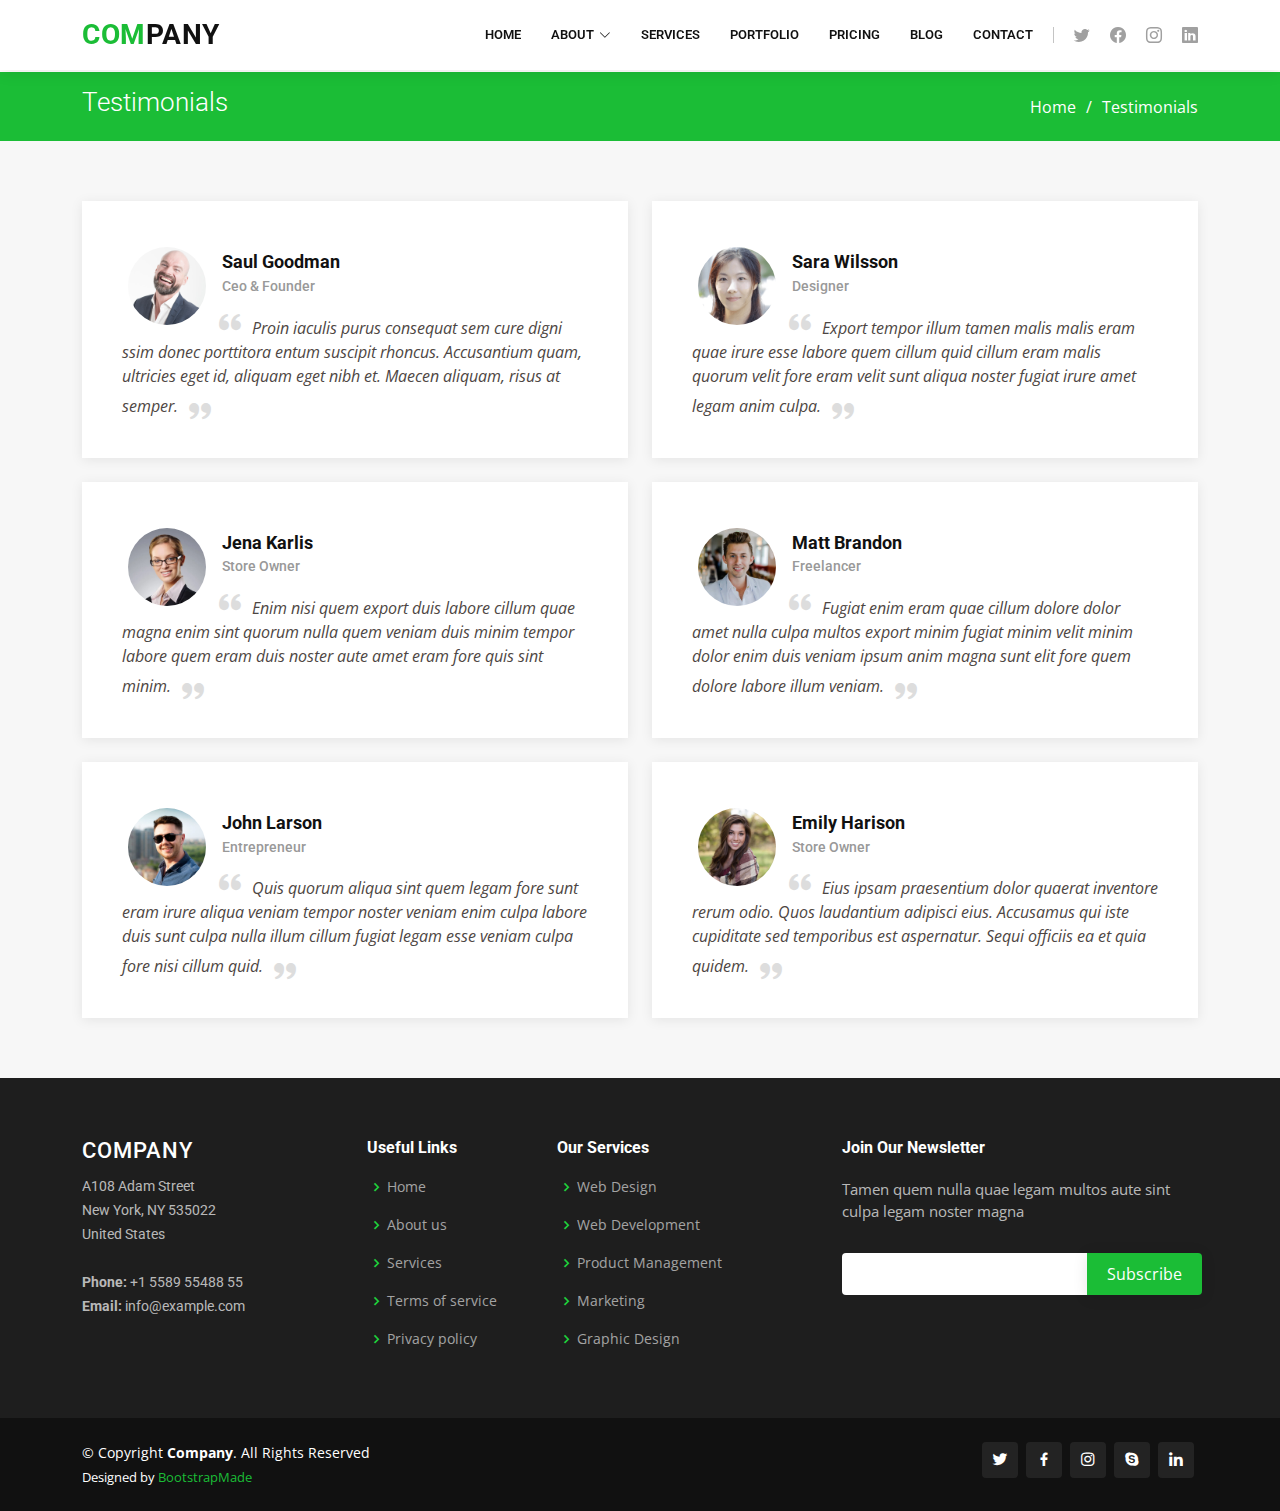
<file: testimonials.html>
<!DOCTYPE html>
<html lang="en">

<head>
  <meta charset="utf-8">
  <meta content="width=device-width, initial-scale=1.0" name="viewport">

  <title>Testimonials - Company Bootstrap Template</title>
  <meta content="" name="description">
  <meta content="" name="keywords">

  <!-- Favicons -->
  <link href="assets/img/favicon.png" rel="icon">
  <link href="assets/img/apple-touch-icon.png" rel="apple-touch-icon">

  <!-- Google Fonts -->
  <link href="https://fonts.googleapis.com/css?family=Open+Sans:300,300i,400,400i,600,600i,700,700i|Roboto:300,300i,400,400i,500,500i,600,600i,700,700i|Poppins:300,300i,400,400i,500,500i,600,600i,700,700i" rel="stylesheet">

  <!-- Vendor CSS Files -->
  <link href="assets/vendor/animate.css/animate.min.css" rel="stylesheet">
  <link href="assets/vendor/aos/aos.css" rel="stylesheet">
  <link href="assets/vendor/bootstrap/css/bootstrap.min.css" rel="stylesheet">
  <link href="assets/vendor/bootstrap-icons/bootstrap-icons.css" rel="stylesheet">
  <link href="assets/vendor/boxicons/css/boxicons.min.css" rel="stylesheet">
  <link href="assets/vendor/glightbox/css/glightbox.min.css" rel="stylesheet">
  <link href="assets/vendor/remixicon/remixicon.css" rel="stylesheet">
  <link href="assets/vendor/swiper/swiper-bundle.min.css" rel="stylesheet">

  <!-- Template Main CSS File -->
  <link href="assets/css/style.css" rel="stylesheet">

  <!-- =======================================================
  * Template Name: Company
  * Updated: May 30 2023 with Bootstrap v5.3.0
  * Template URL: https://bootstrapmade.com/company-free-html-bootstrap-template/
  * Author: BootstrapMade.com
  * License: https://bootstrapmade.com/license/
  ======================================================== -->
</head>

<body>

  <!-- ======= Header ======= -->
  <header id="header" class="fixed-top">
    <div class="container d-flex align-items-center">

      <h1 class="logo me-auto"><a href="index.html"><span>Com</span>pany</a></h1>
      <!-- Uncomment below if you prefer to use an image logo -->
      <!-- <a href="index.html" class="logo me-auto me-lg-0"><img src="assets/img/logo.png" alt="" class="img-fluid"></a>-->

      <nav id="navbar" class="navbar order-last order-lg-0">
        <ul>
          <li><a href="index.html">Home</a></li>

          <li class="dropdown"><a href="#"><span>About</span> <i class="bi bi-chevron-down"></i></a>
            <ul>
              <li><a href="about.html">About Us</a></li>
              <li><a href="team.html">Team</a></li>
              <li><a href="testimonials.html" class="active">Testimonials</a></li>
              <li class="dropdown"><a href="#"><span>Deep Drop Down</span> <i class="bi bi-chevron-right"></i></a>
                <ul>
                  <li><a href="#">Deep Drop Down 1</a></li>
                  <li><a href="#">Deep Drop Down 2</a></li>
                  <li><a href="#">Deep Drop Down 3</a></li>
                  <li><a href="#">Deep Drop Down 4</a></li>
                  <li><a href="#">Deep Drop Down 5</a></li>
                </ul>
              </li>
            </ul>
          </li>

          <li><a href="services.html">Services</a></li>
          <li><a href="portfolio.html">Portfolio</a></li>
          <li><a href="pricing.html">Pricing</a></li>
          <li><a href="blog.html">Blog</a></li>
          <li><a href="contact.html">Contact</a></li>

        </ul>
        <i class="bi bi-list mobile-nav-toggle"></i>
      </nav><!-- .navbar -->

      <div class="header-social-links d-flex">
        <a href="#" class="twitter"><i class="bu bi-twitter"></i></a>
        <a href="#" class="facebook"><i class="bu bi-facebook"></i></a>
        <a href="#" class="instagram"><i class="bu bi-instagram"></i></a>
        <a href="#" class="linkedin"><i class="bu bi-linkedin"></i></i></a>
      </div>

    </div>
  </header><!-- End Header -->

  <main id="main">

    <!-- ======= Breadcrumbs ======= -->
    <section id="breadcrumbs" class="breadcrumbs">
      <div class="container">

        <div class="d-flex justify-content-between align-items-center">
          <h2>Testimonials</h2>
          <ol>
            <li><a href="index.html">Home</a></li>
            <li>Testimonials</li>
          </ol>
        </div>

      </div>
    </section><!-- End Breadcrumbs -->

    <!-- ======= Testimonials Section ======= -->
    <section id="testimonials" class="testimonials section-bg">
      <div class="container">

        <div class="row">

          <div class="col-lg-6" data-aos="fade-up">
            <div class="testimonial-item">
              <img src="assets/img/testimonials/testimonials-1.jpg" class="testimonial-img" alt="">
              <h3>Saul Goodman</h3>
              <h4>Ceo &amp; Founder</h4>
              <p>
                <i class="bx bxs-quote-alt-left quote-icon-left"></i>
                Proin iaculis purus consequat sem cure digni ssim donec porttitora entum suscipit rhoncus. Accusantium quam, ultricies eget id, aliquam eget nibh et. Maecen aliquam, risus at semper.
                <i class="bx bxs-quote-alt-right quote-icon-right"></i>
              </p>
            </div>
          </div>

          <div class="col-lg-6" data-aos="fade-up" data-aos-delay="100">
            <div class="testimonial-item mt-4 mt-lg-0">
              <img src="assets/img/testimonials/testimonials-2.jpg" class="testimonial-img" alt="">
              <h3>Sara Wilsson</h3>
              <h4>Designer</h4>
              <p>
                <i class="bx bxs-quote-alt-left quote-icon-left"></i>
                Export tempor illum tamen malis malis eram quae irure esse labore quem cillum quid cillum eram malis quorum velit fore eram velit sunt aliqua noster fugiat irure amet legam anim culpa.
                <i class="bx bxs-quote-alt-right quote-icon-right"></i>
              </p>
            </div>
          </div>

          <div class="col-lg-6" data-aos="fade-up" data-aos-delay="200">
            <div class="testimonial-item mt-4">
              <img src="assets/img/testimonials/testimonials-3.jpg" class="testimonial-img" alt="">
              <h3>Jena Karlis</h3>
              <h4>Store Owner</h4>
              <p>
                <i class="bx bxs-quote-alt-left quote-icon-left"></i>
                Enim nisi quem export duis labore cillum quae magna enim sint quorum nulla quem veniam duis minim tempor labore quem eram duis noster aute amet eram fore quis sint minim.
                <i class="bx bxs-quote-alt-right quote-icon-right"></i>
              </p>
            </div>
          </div>

          <div class="col-lg-6" data-aos="fade-up" data-aos-delay="300">
            <div class="testimonial-item mt-4">
              <img src="assets/img/testimonials/testimonials-4.jpg" class="testimonial-img" alt="">
              <h3>Matt Brandon</h3>
              <h4>Freelancer</h4>
              <p>
                <i class="bx bxs-quote-alt-left quote-icon-left"></i>
                Fugiat enim eram quae cillum dolore dolor amet nulla culpa multos export minim fugiat minim velit minim dolor enim duis veniam ipsum anim magna sunt elit fore quem dolore labore illum veniam.
                <i class="bx bxs-quote-alt-right quote-icon-right"></i>
              </p>
            </div>
          </div>

          <div class="col-lg-6" data-aos="fade-up" data-aos-delay="400">
            <div class="testimonial-item mt-4">
              <img src="assets/img/testimonials/testimonials-5.jpg" class="testimonial-img" alt="">
              <h3>John Larson</h3>
              <h4>Entrepreneur</h4>
              <p>
                <i class="bx bxs-quote-alt-left quote-icon-left"></i>
                Quis quorum aliqua sint quem legam fore sunt eram irure aliqua veniam tempor noster veniam enim culpa labore duis sunt culpa nulla illum cillum fugiat legam esse veniam culpa fore nisi cillum quid.
                <i class="bx bxs-quote-alt-right quote-icon-right"></i>
              </p>
            </div>
          </div>

          <div class="col-lg-6" data-aos="fade-up" data-aos-delay="500">
            <div class="testimonial-item mt-4">
              <img src="assets/img/testimonials/testimonials-6.jpg" class="testimonial-img" alt="">
              <h3>Emily Harison</h3>
              <h4>Store Owner</h4>
              <p>
                <i class="bx bxs-quote-alt-left quote-icon-left"></i>
                Eius ipsam praesentium dolor quaerat inventore rerum odio. Quos laudantium adipisci eius. Accusamus qui iste cupiditate sed temporibus est aspernatur. Sequi officiis ea et quia quidem.
                <i class="bx bxs-quote-alt-right quote-icon-right"></i>
              </p>
            </div>
          </div>

        </div>

      </div>
    </section><!-- End Testimonials Section -->

  </main><!-- End #main -->

  <!-- ======= Footer ======= -->
  <footer id="footer">

    <div class="footer-top">
      <div class="container">
        <div class="row">

          <div class="col-lg-3 col-md-6 footer-contact">
            <h3>Company</h3>
            <p>
              A108 Adam Street <br>
              New York, NY 535022<br>
              United States <br><br>
              <strong>Phone:</strong> +1 5589 55488 55<br>
              <strong>Email:</strong> info@example.com<br>
            </p>
          </div>

          <div class="col-lg-2 col-md-6 footer-links">
            <h4>Useful Links</h4>
            <ul>
              <li><i class="bx bx-chevron-right"></i> <a href="#">Home</a></li>
              <li><i class="bx bx-chevron-right"></i> <a href="#">About us</a></li>
              <li><i class="bx bx-chevron-right"></i> <a href="#">Services</a></li>
              <li><i class="bx bx-chevron-right"></i> <a href="#">Terms of service</a></li>
              <li><i class="bx bx-chevron-right"></i> <a href="#">Privacy policy</a></li>
            </ul>
          </div>

          <div class="col-lg-3 col-md-6 footer-links">
            <h4>Our Services</h4>
            <ul>
              <li><i class="bx bx-chevron-right"></i> <a href="#">Web Design</a></li>
              <li><i class="bx bx-chevron-right"></i> <a href="#">Web Development</a></li>
              <li><i class="bx bx-chevron-right"></i> <a href="#">Product Management</a></li>
              <li><i class="bx bx-chevron-right"></i> <a href="#">Marketing</a></li>
              <li><i class="bx bx-chevron-right"></i> <a href="#">Graphic Design</a></li>
            </ul>
          </div>

          <div class="col-lg-4 col-md-6 footer-newsletter">
            <h4>Join Our Newsletter</h4>
            <p>Tamen quem nulla quae legam multos aute sint culpa legam noster magna</p>
            <form action="" method="post">
              <input type="email" name="email"><input type="submit" value="Subscribe">
            </form>
          </div>

        </div>
      </div>
    </div>

    <div class="container d-md-flex py-4">

      <div class="me-md-auto text-center text-md-start">
        <div class="copyright">
          &copy; Copyright <strong><span>Company</span></strong>. All Rights Reserved
        </div>
        <div class="credits">
          <!-- All the links in the footer should remain intact. -->
          <!-- You can delete the links only if you purchased the pro version. -->
          <!-- Licensing information: https://bootstrapmade.com/license/ -->
          <!-- Purchase the pro version with working PHP/AJAX contact form: https://bootstrapmade.com/company-free-html-bootstrap-template/ -->
          Designed by <a href="https://bootstrapmade.com/">BootstrapMade</a>
        </div>
      </div>
      <div class="social-links text-center text-md-right pt-3 pt-md-0">
        <a href="#" class="twitter"><i class="bx bxl-twitter"></i></a>
        <a href="#" class="facebook"><i class="bx bxl-facebook"></i></a>
        <a href="#" class="instagram"><i class="bx bxl-instagram"></i></a>
        <a href="#" class="google-plus"><i class="bx bxl-skype"></i></a>
        <a href="#" class="linkedin"><i class="bx bxl-linkedin"></i></a>
      </div>
    </div>
  </footer><!-- End Footer -->

  <a href="#" class="back-to-top d-flex align-items-center justify-content-center"><i class="bi bi-arrow-up-short"></i></a>

  <!-- Vendor JS Files -->
  <script src="assets/vendor/aos/aos.js"></script>
  <script src="assets/vendor/bootstrap/js/bootstrap.bundle.min.js"></script>
  <script src="assets/vendor/glightbox/js/glightbox.min.js"></script>
  <script src="assets/vendor/isotope-layout/isotope.pkgd.min.js"></script>
  <script src="assets/vendor/swiper/swiper-bundle.min.js"></script>
  <script src="assets/vendor/waypoints/noframework.waypoints.js"></script>
  <script src="assets/vendor/php-email-form/validate.js"></script>

  <!-- Template Main JS File -->
  <script src="assets/js/main.js"></script>

</body>

</html>
</file>
<file: assets/css/style.css>
/**
* Template Name: Company
* Updated: May 30 2023 with Bootstrap v5.3.0
* Template URL: https://bootstrapmade.com/company-free-html-bootstrap-template/
* Author: BootstrapMade.com
* License: https://bootstrapmade.com/license/
*/

/*--------------------------------------------------------------
# General
--------------------------------------------------------------*/
body {
  font-family: "Open Sans", sans-serif;
  color: #4d4643;
}

a {
  color: #1bbd36;
  text-decoration: none;
}

a:hover {
  color: #2ae149;
  text-decoration: none;
}

h1,
h2,
h3,
h4,
h5,
h6 {
  font-family: "Roboto", sans-serif;
}

/*--------------------------------------------------------------
# Back to top button
--------------------------------------------------------------*/
.back-to-top {
  position: fixed;
  visibility: hidden;
  opacity: 0;
  right: 15px;
  bottom: 15px;
  z-index: 996;
  background: #1bbd36;
  width: 40px;
  height: 40px;
  border-radius: 4px;
  transition: all 0.4s;
}

.back-to-top i {
  font-size: 28px;
  color: #fff;
  line-height: 0;
}

.back-to-top:hover {
  background: #21df41;
  color: #fff;
}

.back-to-top.active {
  visibility: visible;
  opacity: 1;
}

/*--------------------------------------------------------------
# Disable AOS delay on mobile
--------------------------------------------------------------*/
@media screen and (max-width: 768px) {
  [data-aos-delay] {
    transition-delay: 0 !important;
  }
}

/*--------------------------------------------------------------
# Header
--------------------------------------------------------------*/
#header {
  background: #fff;
  transition: all 0.5s;
  z-index: 997;
  padding: 15px 0;
  box-shadow: 0px 2px 15px rgba(0, 0, 0, 0.1);
}

#header .logo {
  font-size: 28px;
  margin: 0;
  padding: 0;
  line-height: 1;
  font-weight: 700;
  letter-spacing: 0.5px;
  text-transform: uppercase;
}

#header .logo a {
  color: #111;
}

#header .logo a span {
  color: #1bbd36;
}

#header .logo img {
  max-height: 40px;
}

/*--------------------------------------------------------------
# Header Social Links
--------------------------------------------------------------*/
.header-social-links {
  margin-left: 20px;
  border-left: 1px solid #c4c4c4;
}

.header-social-links a {
  color: #a0a0a0;
  display: inline-block;
  line-height: 0px;
  transition: 0.3s;
  padding-left: 20px;
}

.header-social-links a i {
  line-height: 0;
}

.header-social-links a:hover {
  color: #1bbd36;
}

@media (max-width: 768px) {
  .header-social-links {
    padding: 0 15px 0 0;
    border-left: 0;
  }
}

/*--------------------------------------------------------------
# Navigation Menu
--------------------------------------------------------------*/
/**
* Desktop Navigation 
*/
.navbar {
  padding: 0;
}

.navbar ul {
  margin: 0;
  padding: 0;
  display: flex;
  list-style: none;
  align-items: center;
}

.navbar li {
  position: relative;
}

.navbar a,
.navbar a:focus {
  display: flex;
  align-items: center;
  justify-content: space-between;
  padding: 10px 0 10px 30px;
  font-family: "Roboto", sans-serif;
  font-size: 13px;
  font-weight: 600;
  color: #111;
  white-space: nowrap;
  text-transform: uppercase;
  transition: 0.3s;
}

.navbar a i,
.navbar a:focus i {
  font-size: 12px;
  line-height: 0;
  margin-left: 5px;
}

.navbar a:hover,
.navbar .active,
.navbar .active:focus,
.navbar li:hover>a {
  color: #1bbd36;
}

.navbar .dropdown ul {
  display: block;
  position: absolute;
  left: 14px;
  top: calc(100% + 30px);
  margin: 0;
  padding: 10px 0;
  z-index: 99;
  opacity: 0;
  visibility: hidden;
  background: #fff;
  box-shadow: 0px 0px 30px rgba(127, 137, 161, 0.25);
  transition: 0.3s;
  border-top: 2px solid #1bbd36;
}

.navbar .dropdown ul li {
  min-width: 200px;
}

.navbar .dropdown ul a {
  padding: 10px 20px;
  font-size: 14px;
  font-weight: 500;
  text-transform: none;
  color: #111;
}

.navbar .dropdown ul a i {
  font-size: 12px;
}

.navbar .dropdown ul a:hover,
.navbar .dropdown ul .active:hover,
.navbar .dropdown ul li:hover>a {
  color: #1bbd36;
}

.navbar .dropdown:hover>ul {
  opacity: 1;
  top: 100%;
  visibility: visible;
}

.navbar .dropdown .dropdown ul {
  top: 0;
  left: calc(100% - 30px);
  visibility: hidden;
}

.navbar .dropdown .dropdown:hover>ul {
  opacity: 1;
  top: 0;
  left: 100%;
  visibility: visible;
}

@media (max-width: 1366px) {
  .navbar .dropdown .dropdown ul {
    left: -90%;
  }

  .navbar .dropdown .dropdown:hover>ul {
    left: -100%;
  }
}

/**
* Mobile Navigation 
*/
.mobile-nav-toggle {
  color: #111;
  font-size: 28px;
  cursor: pointer;
  display: none;
  line-height: 0;
  transition: 0.5s;
}

.mobile-nav-toggle.bi-x {
  color: #fff;
}

@media (max-width: 991px) {
  .mobile-nav-toggle {
    display: block;
  }

  .navbar ul {
    display: none;
  }
}

.navbar-mobile {
  position: fixed;
  overflow: hidden;
  top: 0;
  right: 0;
  left: 0;
  bottom: 0;
  background: rgba(0, 0, 0, 0.9);
  transition: 0.3s;
  z-index: 999;
}

.navbar-mobile .mobile-nav-toggle {
  position: absolute;
  top: 15px;
  right: 15px;
}

.navbar-mobile ul {
  display: block;
  position: absolute;
  top: 55px;
  right: 15px;
  bottom: 15px;
  left: 15px;
  padding: 10px 0;
  background-color: #fff;
  overflow-y: auto;
  transition: 0.3s;
}

.navbar-mobile a,
.navbar-mobile a:focus {
  padding: 10px 20px;
  font-size: 15px;
  color: #111;
}

.navbar-mobile a:hover,
.navbar-mobile .active,
.navbar-mobile li:hover>a {
  color: #1bbd36;
}

.navbar-mobile .getstarted,
.navbar-mobile .getstarted:focus {
  margin: 15px;
}

.navbar-mobile .dropdown ul {
  position: static;
  display: none;
  margin: 10px 20px;
  padding: 10px 0;
  z-index: 99;
  opacity: 1;
  visibility: visible;
  background: #fff;
  box-shadow: 0px 0px 30px rgba(127, 137, 161, 0.25);
}

.navbar-mobile .dropdown ul li {
  min-width: 200px;
}

.navbar-mobile .dropdown ul a {
  padding: 10px 20px;
}

.navbar-mobile .dropdown ul a i {
  font-size: 12px;
}

.navbar-mobile .dropdown ul a:hover,
.navbar-mobile .dropdown ul .active:hover,
.navbar-mobile .dropdown ul li:hover>a {
  color: #1bbd36;
}

.navbar-mobile .dropdown>.dropdown-active {
  display: block;
}

/*--------------------------------------------------------------
# Hero Section
--------------------------------------------------------------*/
#hero {
  width: 100%;
  height: 100vh;
  background-color: rgba(0, 0, 0, 0.8);
  overflow: hidden;
  position: relative;
}

#hero .carousel,
#hero .carousel-inner,
#hero .carousel-item,
#hero .carousel-item::before {
  background-size: cover;
  background-position: center;
  background-repeat: no-repeat;
  position: absolute;
  top: 0;
  right: 0;
  left: 0;
  bottom: 0;
}

#hero .carousel-container {
  display: flex;
  align-items: flex-end;
  justify-content: center;
  position: absolute;
  bottom: 60px;
  top: 70px;
  left: 55px;
  right: 55px;
}

#hero .carousel-content {
  background: rgba(4, 4, 4, 0.7);
  padding: 20px;
  color: #fff;
  border-top: 5px solid #1bbd36;
}

#hero .carousel-content h2 {
  color: #fff;
  margin-bottom: 20px;
  font-size: 28px;
  font-weight: 700;
}

#hero .btn-get-started {
  font-family: "Roboto", sans-serif;
  font-weight: 500;
  font-size: 14px;
  letter-spacing: 1px;
  display: inline-block;
  padding: 12px 32px;
  border-radius: 4px;
  transition: 0.5s;
  line-height: 1;
  margin: 10px;
  color: #fff;
  animation-delay: 0.8s;
  border: 2px solid #1bbd36;
}

#hero .btn-get-started:hover {
  background: #1bbd36;
  color: #fff;
  text-decoration: none;
}

#hero .carousel-inner .carousel-item {
  transition-property: opacity;
  background-position: center top;
}

#hero .carousel-inner .carousel-item,
#hero .carousel-inner .active.carousel-item-start,
#hero .carousel-inner .active.carousel-item-end {
  opacity: 0;
}

#hero .carousel-inner .active,
#hero .carousel-inner .carousel-item-next.carousel-item-start,
#hero .carousel-inner .carousel-item-prev.carousel-item-end {
  opacity: 1;
  transition: 0.5s;
}

#hero .carousel-inner .carousel-item-next,
#hero .carousel-inner .carousel-item-prev,
#hero .carousel-inner .active.carousel-item-start,
#hero .carousel-inner .active.carousel-item-end {
  left: 0;
  transform: translate3d(0, 0, 0);
}

#hero .carousel-control-next-icon,
#hero .carousel-control-prev-icon {
  background: none;
  font-size: 30px;
  line-height: 0;
  width: auto;
  height: auto;
  background: rgba(255, 255, 255, 0.4);
  border-radius: 50px;
  transition: 0.3s;
  color: rgba(255, 255, 255, 0.6);
  width: 54px;
  height: 54px;
  display: flex;
  align-items: center;
  justify-content: center;
}

#hero .carousel-control-next-icon:hover,
#hero .carousel-control-prev-icon:hover {
  background: rgba(255, 255, 255, 0.6);
  color: rgba(255, 255, 255, 0.8);
}

#hero .carousel-indicators li {
  cursor: pointer;
  background: #fff;
  overflow: hidden;
  border: 0;
  width: 12px;
  height: 12px;
  border-radius: 50px;
  opacity: 0.6;
  transition: 0.3s;
}

#hero .carousel-indicators li.active {
  opacity: 1;
  background: #1bbd36;
}

@media (min-width: 1024px) {
  #hero .carousel-content {
    width: 60%;
  }

  #hero .carousel-control-prev,
  #hero .carousel-control-next {
    width: 5%;
  }
}

@media (max-width: 992px) {
  #hero .carousel-container {
    top: 58px;
  }

  #hero .carousel-content h2 {
    margin-bottom: 15px;
    font-size: 22px;
  }

  #hero .carousel-content p {
    font-size: 15px;
  }
}

@media (max-height: 500px) {
  #hero {
    height: 120vh;
  }
}

/*--------------------------------------------------------------
# Sections General
--------------------------------------------------------------*/
section {
  padding: 60px 0;
  overflow: hidden;
}

.section-bg {
  background-color: #f7f7f7;
}

.section-title {
  text-align: center;
  padding-bottom: 30px;
}

.section-title h2 {
  font-size: 32px;
  font-weight: bold;
  text-transform: uppercase;
  margin-bottom: 20px;
  padding-bottom: 20px;
  position: relative;
}

.section-title h2::after {
  content: "";
  position: absolute;
  display: block;
  width: 50px;
  height: 3px;
  background: #1bbd36;
  bottom: 0;
  left: calc(50% - 25px);
}

.section-title p {
  margin-bottom: 0;
}

/*--------------------------------------------------------------
# Breadcrumbs
--------------------------------------------------------------*/
.breadcrumbs {
  padding: 15px 0;
  background: #1bbd36;
  min-height: 40px;
  margin-top: 72px;
}

.breadcrumbs h2 {
  font-size: 26px;
  font-weight: 300;
  color: #fff;
}

.breadcrumbs ol {
  display: flex;
  flex-wrap: wrap;
  list-style: none;
  padding: 0;
  margin: 0;
  color: #fff;
}

.breadcrumbs ol a {
  color: #fff;
}

.breadcrumbs ol li+li {
  padding-left: 10px;
}

.breadcrumbs ol li+li::before {
  display: inline-block;
  padding-right: 10px;
  color: #fff;
  content: "/";
}

@media (max-width: 991px) {
  .breadcrumbs {
    margin-top: 58px;
  }

  .breadcrumbs .d-flex {
    display: block !important;
  }

  .breadcrumbs ol {
    display: block;
  }

  .breadcrumbs ol li {
    display: inline-block;
  }
}

/*--------------------------------------------------------------
# Services
--------------------------------------------------------------*/
.services .icon-box {
  text-align: center;
  padding: 70px 20px 80px 20px;
  transition: all ease-in-out 0.3s;
  background: #fff;
}

.services .icon-box .icon {
  margin: 0 auto;
  width: 100px;
  height: 100px;
  display: flex;
  align-items: center;
  justify-content: center;
  transition: ease-in-out 0.3s;
  position: relative;
}

.services .icon-box .icon i {
  font-size: 36px;
  transition: 0.5s;
  position: relative;
}

.services .icon-box .icon svg {
  position: absolute;
  top: 0;
  left: 0;
}

.services .icon-box .icon svg path {
  transition: 0.5s;
  fill: #f5f5f5;
}

.services .icon-box h4 {
  font-weight: 600;
  margin: 10px 0 15px 0;
  font-size: 22px;
}

.services .icon-box h4 a {
  color: #111;
  transition: ease-in-out 0.3s;
}

.services .icon-box p {
  line-height: 24px;
  font-size: 14px;
  margin-bottom: 0;
}

.services .icon-box:hover {
  border-color: #fff;
  box-shadow: 0px 0 35px 0 rgba(0, 0, 0, 0.08);
}

.services .iconbox-blue i {
  color: #47aeff;
}

.services .iconbox-blue:hover .icon i {
  color: #fff;
}

.services .iconbox-blue:hover .icon path {
  fill: #47aeff;
}

.services .iconbox-orange i {
  color: #ffa76e;
}

.services .iconbox-orange:hover .icon i {
  color: #fff;
}

.services .iconbox-orange:hover .icon path {
  fill: #ffa76e;
}

.services .iconbox-pink i {
  color: #e80368;
}

.services .iconbox-pink:hover .icon i {
  color: #fff;
}

.services .iconbox-pink:hover .icon path {
  fill: #e80368;
}

.services .iconbox-yellow i {
  color: #ffbb2c;
}

.services .iconbox-yellow:hover .icon i {
  color: #fff;
}

.services .iconbox-yellow:hover .icon path {
  fill: #ffbb2c;
}

.services .iconbox-red i {
  color: #ff5828;
}

.services .iconbox-red:hover .icon i {
  color: #fff;
}

.services .iconbox-red:hover .icon path {
  fill: #ff5828;
}

.services .iconbox-teal i {
  color: #11dbcf;
}

.services .iconbox-teal:hover .icon i {
  color: #fff;
}

.services .iconbox-teal:hover .icon path {
  fill: #11dbcf;
}

/*--------------------------------------------------------------
# Portfolio
--------------------------------------------------------------*/
.portfolio #portfolio-flters {
  padding: 0;
  margin: 0 auto 50px auto;
  list-style: none;
  text-align: center;
}

.portfolio #portfolio-flters li {
  cursor: pointer;
  display: inline-block;
  padding: 8px 20px 10px 20px;
  font-size: 14px;
  font-weight: 400;
  line-height: 1;
  text-transform: uppercase;
  color: #4d4643;
  transition: all 0.3s;
  border-radius: 4px;
}

.portfolio #portfolio-flters li:hover,
.portfolio #portfolio-flters li.filter-active {
  color: #fff;
  background: #1bbd36;
}

.portfolio #portfolio-flters li:last-child {
  margin-right: 0;
}

.portfolio .portfolio-item {
  margin-bottom: 30px;
}

.portfolio .portfolio-item .portfolio-info {
  opacity: 0;
  position: absolute;
  left: 30px;
  right: 30px;
  bottom: 0;
  z-index: 3;
  transition: all ease-in-out 0.3s;
  background: rgba(255, 255, 255, 0.9);
  padding: 15px;
}

.portfolio .portfolio-item .portfolio-info h4 {
  font-size: 18px;
  color: #fff;
  font-weight: 600;
  color: #111;
}

.portfolio .portfolio-item .portfolio-info p {
  color: #444444;
  font-size: 14px;
  margin-bottom: 0;
}

.portfolio .portfolio-item .portfolio-info .preview-link,
.portfolio .portfolio-item .portfolio-info .details-link {
  position: absolute;
  right: 40px;
  font-size: 24px;
  top: calc(50% - 18px);
  color: #2b2b2b;
}

.portfolio .portfolio-item .portfolio-info .preview-link:hover,
.portfolio .portfolio-item .portfolio-info .details-link:hover {
  color: #1bbd36;
}

.portfolio .portfolio-item .portfolio-info .details-link {
  right: 10px;
}

.portfolio .portfolio-item .portfolio-links {
  opacity: 0;
  left: 0;
  right: 0;
  text-align: center;
  z-index: 3;
  position: absolute;
  transition: all ease-in-out 0.3s;
}

.portfolio .portfolio-item .portfolio-links a {
  color: #fff;
  margin: 0 2px;
  font-size: 28px;
  display: inline-block;
  transition: 0.3s;
}

.portfolio .portfolio-item .portfolio-links a:hover {
  color: #57e76f;
}

.portfolio .portfolio-item:hover .portfolio-info {
  opacity: 1;
  bottom: 20px;
}

/*--------------------------------------------------------------
# Portfolio Details
--------------------------------------------------------------*/
.portfolio-details {
  padding-top: 40px;
}

.portfolio-details .portfolio-details-slider img {
  width: 100%;
}

.portfolio-details .portfolio-details-slider .swiper-pagination {
  margin-top: 20px;
  position: relative;
}

.portfolio-details .portfolio-details-slider .swiper-pagination .swiper-pagination-bullet {
  width: 12px;
  height: 12px;
  background-color: #fff;
  opacity: 1;
  border: 1px solid #1bbd36;
}

.portfolio-details .portfolio-details-slider .swiper-pagination .swiper-pagination-bullet-active {
  background-color: #1bbd36;
}

.portfolio-details .portfolio-info {
  padding: 30px;
  box-shadow: 0px 0 30px rgba(17, 17, 17, 0.08);
}

.portfolio-details .portfolio-info h3 {
  font-size: 22px;
  font-weight: 700;
  margin-bottom: 20px;
  padding-bottom: 20px;
  border-bottom: 1px solid #eee;
}

.portfolio-details .portfolio-info ul {
  list-style: none;
  padding: 0;
  font-size: 15px;
}

.portfolio-details .portfolio-info ul li+li {
  margin-top: 10px;
}

.portfolio-details .portfolio-description {
  padding-top: 30px;
}

.portfolio-details .portfolio-description h2 {
  font-size: 26px;
  font-weight: 700;
  margin-bottom: 20px;
}

.portfolio-details .portfolio-description p {
  padding: 0;
}

/*--------------------------------------------------------------
# Clients
--------------------------------------------------------------*/
.clients .clients-wrap {
  border-top: 1px solid #ececec;
  border-left: 1px solid #ececec;
}

.clients .client-logo {
  padding: 20px;
  display: flex;
  justify-content: center;
  align-items: center;
  border-right: 1px solid #ececec;
  border-bottom: 1px solid #ececec;
  overflow: hidden;
  background: #fff;
  height: 100px;
}

.clients .client-logo img {
  transition: all 0.3s ease-in-out;
  height: 36px;
  filter: grayscale(100%);
}

.clients .client-logo:hover img {
  filter: none;
  transform: scale(1.1);
}

/*--------------------------------------------------------------
# About Us
--------------------------------------------------------------*/
.about-us .content h2 {
  font-weight: 700;
  font-size: 42px;
  line-height: 60px;
  margin-bottom: 20px;
  text-transform: uppercase;
}

.about-us .content h3 {
  font-weight: 500;
  line-height: 32px;
  font-size: 24px;
}

.about-us .content ul {
  list-style: none;
  padding: 0;
}

.about-us .content ul li {
  padding: 10px 0 0 28px;
  position: relative;
}

.about-us .content ul i {
  left: 0;
  top: 7px;
  position: absolute;
  font-size: 20px;
  color: #1bbd36;
}

.about-us .content p:last-child {
  margin-bottom: 0;
}

/*--------------------------------------------------------------
# Our Team
--------------------------------------------------------------*/
.team .member {
  margin-bottom: 20px;
  overflow: hidden;
  text-align: center;
  border-radius: 5px;
  background: #fff;
  box-shadow: 0px 2px 15px rgba(0, 0, 0, 0.1);
}

.team .member .member-img {
  position: relative;
  overflow: hidden;
}

.team .member .social {
  position: absolute;
  left: 0;
  bottom: 0;
  right: 0;
  height: 40px;
  opacity: 0;
  transition: ease-in-out 0.3s;
  text-align: center;
  background: rgba(255, 255, 255, 0.85);
  display: flex;
  align-items: center;
  justify-content: center;
}

.team .member .social a {
  transition: color 0.3s;
  color: #111;
  margin: 0 10px;
  display: inline-flex;
  align-items: center;
  line-height: 0;
}

.team .member .social a i {
  line-height: 0;
}

.team .member .social a:hover {
  color: #1bbd36;
}

.team .member .social i {
  font-size: 18px;
  margin: 0 2px;
}

.team .member .member-info {
  padding: 25px 15px;
}

.team .member .member-info h4 {
  font-weight: 700;
  margin-bottom: 5px;
  font-size: 18px;
  color: #111;
}

.team .member .member-info span {
  display: block;
  font-size: 13px;
  font-weight: 400;
  color: #b4aca8;
}

.team .member .member-info p {
  font-style: italic;
  font-size: 14px;
  line-height: 26px;
  color: #847872;
}

.team .member:hover .social {
  opacity: 1;
}

/*--------------------------------------------------------------
# Our Skills
--------------------------------------------------------------*/
.skills .progress {
  height: 60px;
  display: block;
  background: none;
  border-radius: 0;
}

.skills .progress .skill {
  padding: 0;
  margin: 0 0 6px 0;
  text-transform: uppercase;
  display: block;
  font-weight: 600;
  font-family: "Poppins", sans-serif;
  color: #111;
}

.skills .progress .skill .val {
  float: right;
  font-style: normal;
}

.skills .progress-bar-wrap {
  background: #e7e7e7;
}

.skills .progress-bar {
  width: 1px;
  height: 10px;
  transition: 0.9s;
  background-color: #1bbd36;
}

/*--------------------------------------------------------------
# Features
--------------------------------------------------------------*/
.features .icon-box {
  display: flex;
  align-items: center;
  padding: 20px;
  background: #fff;
  box-shadow: 0px 2px 15px rgba(0, 0, 0, 0.1);
  transition: ease-in-out 0.3s;
}

.features .icon-box i {
  font-size: 32px;
  padding-right: 10px;
  line-height: 1;
}

.features .icon-box h3 {
  font-weight: 700;
  margin: 0;
  padding: 0;
  line-height: 1;
  font-size: 16px;
}

.features .icon-box h3 a {
  color: #111;
  transition: ease-in-out 0.3s;
}

.features .icon-box h3 a:hover {
  color: #1bbd36;
}

/*--------------------------------------------------------------
# Pricing
--------------------------------------------------------------*/
.pricing .box {
  padding: 20px;
  background: #fff;
  text-align: center;
  box-shadow: 0px 0px 4px rgba(0, 0, 0, 0.12);
  border-radius: 5px;
  position: relative;
  overflow: hidden;
}

.pricing h3 {
  font-weight: 400;
  margin: -20px -20px 20px -20px;
  padding: 20px 15px;
  font-size: 16px;
  font-weight: 600;
  color: #847872;
  background: #f8f8f8;
}

.pricing h4 {
  font-size: 36px;
  color: #1bbd36;
  font-weight: 600;
  font-family: "Poppins", sans-serif;
  margin-bottom: 20px;
}

.pricing h4 sup {
  font-size: 20px;
  top: -15px;
  left: -3px;
}

.pricing h4 span {
  color: #bababa;
  font-size: 16px;
  font-weight: 300;
}

.pricing ul {
  padding: 0;
  list-style: none;
  color: #4d4643;
  text-align: center;
  line-height: 20px;
  font-size: 14px;
}

.pricing ul li {
  padding-bottom: 16px;
}

.pricing ul i {
  color: #1bbd36;
  font-size: 18px;
  padding-right: 4px;
}

.pricing ul .na {
  color: #ccc;
  text-decoration: line-through;
}

.pricing .btn-wrap {
  margin: 20px -20px -20px -20px;
  padding: 20px 15px;
  background: #f8f8f8;
  text-align: center;
}

.pricing .btn-buy {
  background: #1bbd36;
  display: inline-block;
  padding: 8px 35px 10px 35px;
  border-radius: 4px;
  color: #fff;
  transition: none;
  font-size: 14px;
  font-weight: 400;
  font-family: "Roboto", sans-serif;
  font-weight: 600;
  transition: 0.3s;
}

.pricing .btn-buy:hover {
  background: #2ae149;
}

.pricing .featured h3 {
  color: #fff;
  background: #1bbd36;
}

.pricing .advanced {
  width: 200px;
  position: absolute;
  top: 18px;
  right: -68px;
  transform: rotate(45deg);
  z-index: 1;
  font-size: 14px;
  padding: 1px 0 3px 0;
  background: #1bbd36;
  color: #fff;
}

/*--------------------------------------------------------------
# Frequently Asked Questions
--------------------------------------------------------------*/
.faq .faq-list {
  padding: 0 100px;
}

.faq .faq-list ul {
  padding: 0;
  list-style: none;
}

.faq .faq-list li+li {
  margin-top: 15px;
}

.faq .faq-list li {
  padding: 20px;
  background: #fff;
  border-radius: 4px;
  position: relative;
}

.faq .faq-list a {
  display: block;
  position: relative;
  font-family: "Poppins", sans-serif;
  font-size: 16px;
  line-height: 24px;
  font-weight: 500;
  padding: 0 30px;
  outline: none;
  cursor: pointer;
}

.faq .faq-list .icon-help {
  font-size: 24px;
  position: absolute;
  right: 0;
  left: 20px;
  color: lightgray;
}

.faq .faq-list .icon-show,
.faq .faq-list .icon-close {
  font-size: 24px;
  position: absolute;
  right: 0;
  top: 0;
}

.faq .faq-list p {
  margin-bottom: 0;
  padding: 10px 0 0 0;
}

.faq .faq-list .icon-show {
  display: none;
}

.faq .faq-list a.collapsed {
  color: #343a40;
  transition: 0.3s;
}

.faq .faq-list a.collapsed:hover {
  color: #1bbd36;
}

.faq .faq-list a.collapsed .icon-show {
  display: inline-block;
}

.faq .faq-list a.collapsed .icon-close {
  display: none;
}

@media (max-width: 1200px) {
  .faq .faq-list {
    padding: 0;
  }
}

/*--------------------------------------------------------------
# Testimonials
--------------------------------------------------------------*/
.testimonials .testimonials-carousel,
.testimonials .testimonials-slider {
  overflow: hidden;
}

.testimonials .testimonial-item {
  box-sizing: content-box;
  padding: 40px;
  box-shadow: 0px 2px 12px rgba(0, 0, 0, 0.08);
  position: relative;
  background: #fff;
}

.testimonials .testimonial-item .testimonial-img {
  width: 90px;
  border-radius: 50px;
  border: 6px solid #fff;
  float: left;
  margin: 0 10px 0 0;
}

.testimonials .testimonial-item h3 {
  font-size: 18px;
  font-weight: bold;
  margin: 10px 0 5px 0;
  color: #111;
}

.testimonials .testimonial-item h4 {
  font-size: 14px;
  color: #999;
  margin: 0;
}

.testimonials .testimonial-item .quote-icon-left,
.testimonials .testimonial-item .quote-icon-right {
  color: #dddddd;
  font-size: 26px;
}

.testimonials .testimonial-item .quote-icon-left {
  display: inline-block;
  left: -5px;
  position: relative;
}

.testimonials .testimonial-item .quote-icon-right {
  display: inline-block;
  right: -5px;
  position: relative;
  top: 10px;
}

.testimonials .testimonial-item p {
  font-style: italic;
  margin: 15px 0 0 0;
  padding: 0;
}

/*--------------------------------------------------------------
# Contact
--------------------------------------------------------------*/
.contact .info-wrap {
  box-shadow: 0px 2px 15px rgba(0, 0, 0, 0.1);
  padding: 30px;
}

.contact .info {
  background: #fff;
}

.contact .info i {
  font-size: 20px;
  color: #1bbd36;
  float: left;
  width: 44px;
  height: 44px;
  border: 1px solid #1bbd36;
  display: flex;
  justify-content: center;
  align-items: center;
  border-radius: 50px;
  transition: all 0.3s;
}

.contact .info h4 {
  padding: 0 0 0 60px;
  font-size: 22px;
  font-weight: 600;
  margin-bottom: 5px;
  color: #111;
}

.contact .info p {
  padding: 0 0 0 60px;
  margin-bottom: 0;
  font-size: 14px;
  color: #444444;
}

.contact .info:hover i {
  background: #1bbd36;
  color: #fff;
}

.contact .php-email-form {
  width: 100%;
  box-shadow: 0 0 24px 0 rgba(0, 0, 0, 0.12);
  padding: 30px;
  background: #fff;
}

.contact .php-email-form .form-group {
  padding-bottom: 8px;
}

.contact .php-email-form .error-message {
  display: none;
  color: #fff;
  background: #ed3c0d;
  text-align: left;
  padding: 15px;
  font-weight: 600;
}

.contact .php-email-form .error-message br+br {
  margin-top: 25px;
}

.contact .php-email-form .sent-message {
  display: none;
  color: #fff;
  background: #18d26e;
  text-align: center;
  padding: 15px;
  font-weight: 600;
}

.contact .php-email-form .loading {
  display: none;
  background: #fff;
  text-align: center;
  padding: 15px;
}

.contact .php-email-form .loading:before {
  content: "";
  display: inline-block;
  border-radius: 50%;
  width: 24px;
  height: 24px;
  margin: 0 10px -6px 0;
  border: 3px solid #18d26e;
  border-top-color: #eee;
  animation: animate-loading 1s linear infinite;
}

.contact .php-email-form input,
.contact .php-email-form textarea {
  border-radius: 0;
  box-shadow: none;
  font-size: 14px;
  border-radius: 4px;
}

.contact .php-email-form input:focus,
.contact .php-email-form textarea:focus {
  border-color: #1bbd36;
}

.contact .php-email-form input {
  height: 44px;
}

.contact .php-email-form textarea {
  padding: 10px 12px;
}

.contact .php-email-form button[type=submit] {
  background: #1bbd36;
  border: 0;
  padding: 10px 24px;
  color: #fff;
  transition: 0.4s;
  border-radius: 4px;
}

.contact .php-email-form button[type=submit]:hover {
  background: #2ae149;
}

@keyframes animate-loading {
  0% {
    transform: rotate(0deg);
  }

  100% {
    transform: rotate(360deg);
  }
}

/*--------------------------------------------------------------
# Blog
--------------------------------------------------------------*/
.blog {
  padding: 40px 0 20px 0;
}

.blog .entry {
  padding: 30px;
  margin-bottom: 60px;
  box-shadow: 0 4px 16px rgba(0, 0, 0, 0.1);
}

.blog .entry .entry-img {
  max-height: 440px;
  margin: -30px -30px 20px -30px;
  overflow: hidden;
}

.blog .entry .entry-title {
  font-size: 28px;
  font-weight: bold;
  padding: 0;
  margin: 0 0 20px 0;
}

.blog .entry .entry-title a {
  color: #111;
  transition: 0.3s;
}

.blog .entry .entry-title a:hover {
  color: #1bbd36;
}

.blog .entry .entry-meta {
  margin-bottom: 15px;
  color: #777777;
}

.blog .entry .entry-meta ul {
  display: flex;
  flex-wrap: wrap;
  list-style: none;
  align-items: center;
  padding: 0;
  margin: 0;
}

.blog .entry .entry-meta ul li+li {
  padding-left: 20px;
}

.blog .entry .entry-meta i {
  font-size: 16px;
  margin-right: 8px;
  line-height: 0;
}

.blog .entry .entry-meta a {
  color: #847872;
  font-size: 14px;
  display: inline-block;
  line-height: 1;
}

.blog .entry .entry-content p {
  line-height: 24px;
}

.blog .entry .entry-content .read-more {
  -moz-text-align-last: right;
  text-align-last: right;
}

.blog .entry .entry-content .read-more a {
  display: inline-block;
  background: #1bbd36;
  color: #fff;
  padding: 6px 20px;
  transition: 0.3s;
  font-size: 14px;
  border-radius: 4px;
}

.blog .entry .entry-content .read-more a:hover {
  background: #1ed33c;
}

.blog .entry .entry-content h3 {
  font-size: 22px;
  margin-top: 30px;
  font-weight: bold;
}

.blog .entry .entry-content blockquote {
  overflow: hidden;
  background-color: #fafafa;
  padding: 60px;
  position: relative;
  text-align: center;
  margin: 20px 0;
}

.blog .entry .entry-content blockquote p {
  color: #4d4643;
  line-height: 1.6;
  margin-bottom: 0;
  font-style: italic;
  font-weight: 500;
  font-size: 22px;
}

.blog .entry .entry-content blockquote::after {
  content: "";
  position: absolute;
  left: 0;
  top: 0;
  bottom: 0;
  width: 3px;
  background-color: #111;
  margin-top: 20px;
  margin-bottom: 20px;
}

.blog .entry .entry-footer {
  padding-top: 10px;
  border-top: 1px solid #e6e6e6;
}

.blog .entry .entry-footer i {
  color: #5e5e5e;
  display: inline;
}

.blog .entry .entry-footer a {
  color: #1e1e1e;
  transition: 0.3s;
}

.blog .entry .entry-footer a:hover {
  color: #1bbd36;
}

.blog .entry .entry-footer .cats {
  list-style: none;
  display: inline;
  padding: 0 20px 0 0;
  font-size: 14px;
}

.blog .entry .entry-footer .cats li {
  display: inline-block;
}

.blog .entry .entry-footer .tags {
  list-style: none;
  display: inline;
  padding: 0;
  font-size: 14px;
}

.blog .entry .entry-footer .tags li {
  display: inline-block;
}

.blog .entry .entry-footer .tags li+li::before {
  padding-right: 6px;
  color: #6c757d;
  content: ",";
}

.blog .entry .entry-footer .share {
  font-size: 16px;
}

.blog .entry .entry-footer .share i {
  padding-left: 5px;
}

.blog .entry-single {
  margin-bottom: 30px;
}

.blog .blog-author {
  padding: 20px;
  margin-bottom: 30px;
  box-shadow: 0 4px 16px rgba(0, 0, 0, 0.1);
}

.blog .blog-author img {
  width: 120px;
  margin-right: 20px;
}

.blog .blog-author h4 {
  font-weight: 600;
  font-size: 22px;
  margin-bottom: 0px;
  padding: 0;
  color: #111;
}

.blog .blog-author .social-links {
  margin: 0 10px 10px 0;
}

.blog .blog-author .social-links a {
  color: rgba(17, 17, 17, 0.5);
  margin-right: 5px;
}

.blog .blog-author p {
  font-style: italic;
  color: #bfb9b6;
}

.blog .blog-comments {
  margin-bottom: 30px;
}

.blog .blog-comments .comments-count {
  font-weight: bold;
}

.blog .blog-comments .comment {
  margin-top: 30px;
  position: relative;
}

.blog .blog-comments .comment .comment-img {
  margin-right: 14px;
}

.blog .blog-comments .comment .comment-img img {
  width: 60px;
}

.blog .blog-comments .comment h5 {
  font-size: 16px;
  margin-bottom: 2px;
}

.blog .blog-comments .comment h5 a {
  font-weight: bold;
  color: #4d4643;
  transition: 0.3s;
}

.blog .blog-comments .comment h5 a:hover {
  color: #1bbd36;
}

.blog .blog-comments .comment h5 .reply {
  padding-left: 10px;
  color: #111;
}

.blog .blog-comments .comment h5 .reply i {
  font-size: 20px;
}

.blog .blog-comments .comment time {
  display: block;
  font-size: 14px;
  color: #2b2b2b;
  margin-bottom: 5px;
}

.blog .blog-comments .comment.comment-reply {
  padding-left: 40px;
}

.blog .blog-comments .reply-form {
  margin-top: 30px;
  padding: 30px;
  box-shadow: 0 4px 16px rgba(0, 0, 0, 0.1);
}

.blog .blog-comments .reply-form h4 {
  font-weight: bold;
  font-size: 22px;
}

.blog .blog-comments .reply-form p {
  font-size: 14px;
}

.blog .blog-comments .reply-form input {
  border-radius: 4px;
  padding: 10px 10px;
  font-size: 14px;
}

.blog .blog-comments .reply-form input:focus {
  box-shadow: none;
  border-color: #57e76f;
}

.blog .blog-comments .reply-form textarea {
  border-radius: 4px;
  padding: 10px 10px;
  font-size: 14px;
}

.blog .blog-comments .reply-form textarea:focus {
  box-shadow: none;
  border-color: #57e76f;
}

.blog .blog-comments .reply-form .form-group {
  margin-bottom: 25px;
}

.blog .blog-comments .reply-form .btn-primary {
  border-radius: 4px;
  padding: 10px 20px;
  border: 0;
  background-color: #111;
}

.blog .blog-comments .reply-form .btn-primary:hover {
  background-color: #1e1e1e;
}

.blog .blog-pagination {
  color: #444444;
}

.blog .blog-pagination ul {
  display: flex;
  padding: 0;
  margin: 0;
  list-style: none;
}

.blog .blog-pagination li {
  margin: 0 5px;
  transition: 0.3s;
}

.blog .blog-pagination li a {
  color: #111;
  padding: 7px 16px;
  display: flex;
  align-items: center;
  justify-content: center;
}

.blog .blog-pagination li.active,
.blog .blog-pagination li:hover {
  background: #1bbd36;
}

.blog .blog-pagination li.active a,
.blog .blog-pagination li:hover a {
  color: #fff;
}

.blog .sidebar {
  padding: 30px;
  margin: 0 0 60px 20px;
  box-shadow: 0 4px 16px rgba(0, 0, 0, 0.1);
}

.blog .sidebar .sidebar-title {
  font-size: 20px;
  font-weight: 700;
  padding: 0 0 0 0;
  margin: 0 0 15px 0;
  color: #111;
  position: relative;
}

.blog .sidebar .sidebar-item {
  margin-bottom: 30px;
}

.blog .sidebar .search-form form {
  background: #fff;
  border: 1px solid #ddd;
  padding: 3px 10px;
  position: relative;
}

.blog .sidebar .search-form form input[type=text] {
  border: 0;
  padding: 4px;
  border-radius: 4px;
  width: calc(100% - 40px);
}

.blog .sidebar .search-form form button {
  position: absolute;
  top: 0;
  right: 0;
  bottom: 0;
  border: 0;
  background: none;
  font-size: 16px;
  padding: 0 15px;
  margin: -1px;
  background: #1bbd36;
  color: #fff;
  transition: 0.3s;
  border-radius: 0 4px 4px 0;
  line-height: 0;
}

.blog .sidebar .search-form form button i {
  line-height: 0;
}

.blog .sidebar .search-form form button:hover {
  background: #1ecf3b;
}

.blog .sidebar .categories ul {
  list-style: none;
  padding: 0;
}

.blog .sidebar .categories ul li+li {
  padding-top: 10px;
}

.blog .sidebar .categories ul a {
  color: #111;
  transition: 0.3s;
}

.blog .sidebar .categories ul a:hover {
  color: #1bbd36;
}

.blog .sidebar .categories ul a span {
  padding-left: 5px;
  color: #b4aca8;
  font-size: 14px;
}

.blog .sidebar .recent-posts .post-item+.post-item {
  margin-top: 15px;
}

.blog .sidebar .recent-posts img {
  width: 80px;
  float: left;
}

.blog .sidebar .recent-posts h4 {
  font-size: 15px;
  margin-left: 95px;
  font-weight: bold;
}

.blog .sidebar .recent-posts h4 a {
  color: #111;
  transition: 0.3s;
}

.blog .sidebar .recent-posts h4 a:hover {
  color: #1bbd36;
}

.blog .sidebar .recent-posts time {
  display: block;
  margin-left: 95px;
  font-style: italic;
  font-size: 14px;
  color: #b4aca8;
}

.blog .sidebar .tags {
  margin-bottom: -10px;
}

.blog .sidebar .tags ul {
  list-style: none;
  padding: 0;
}

.blog .sidebar .tags ul li {
  display: inline-block;
}

.blog .sidebar .tags ul a {
  color: #515151;
  font-size: 14px;
  padding: 6px 14px;
  margin: 0 6px 8px 0;
  border: 1px solid #c4c4c4;
  display: inline-block;
  transition: 0.3s;
}

.blog .sidebar .tags ul a:hover {
  color: #fff;
  border: 1px solid #1bbd36;
  background: #1bbd36;
}

.blog .sidebar .tags ul a span {
  padding-left: 5px;
  color: #aaaaaa;
  font-size: 14px;
}

/*--------------------------------------------------------------
# Footer
--------------------------------------------------------------*/
#footer {
  color: #fff;
  font-size: 14px;
  background: #111;
}

#footer .footer-top {
  padding: 60px 0 30px 0;
  background: #1e1e1e;
}

#footer .footer-top .footer-contact {
  margin-bottom: 30px;
}

#footer .footer-top .footer-contact h3 {
  font-size: 22px;
  margin: 0 0 10px 0;
  padding: 2px 0 2px 0;
  line-height: 1;
  font-weight: 500;
  letter-spacing: 1px;
  text-transform: uppercase;
  color: #fff;
}

#footer .footer-top .footer-contact p {
  font-size: 14px;
  line-height: 24px;
  margin-bottom: 0;
  font-family: "Roboto", sans-serif;
  color: rgba(255, 255, 255, 0.7);
}

#footer .footer-top h4 {
  font-size: 16px;
  font-weight: bold;
  color: #fff;
  position: relative;
  padding-bottom: 12px;
}

#footer .footer-top .footer-links {
  margin-bottom: 30px;
}

#footer .footer-top .footer-links ul {
  list-style: none;
  padding: 0;
  margin: 0;
}

#footer .footer-top .footer-links ul i {
  padding-right: 2px;
  color: #1ed33c;
  font-size: 18px;
  line-height: 1;
}

#footer .footer-top .footer-links ul li {
  padding: 10px 0;
  display: flex;
  align-items: center;
}

#footer .footer-top .footer-links ul li:first-child {
  padding-top: 0;
}

#footer .footer-top .footer-links ul a {
  color: rgba(255, 255, 255, 0.6);
  transition: 0.3s;
  display: inline-block;
  line-height: 1;
}

#footer .footer-top .footer-links ul a:hover {
  text-decoration: none;
  color: #fff;
}

#footer .footer-newsletter {
  font-size: 15px;
  color: rgba(255, 255, 255, 0.7);
}

#footer .footer-newsletter h4 {
  font-size: 16px;
  font-weight: bold;
  color: #fff;
  position: relative;
  padding-bottom: 12px;
}

#footer .footer-newsletter form {
  margin-top: 30px;
  background: #fff;
  padding: 6px 10px;
  position: relative;
  border-radius: 4px 0 0 4px;
  text-align: left;
}

#footer .footer-newsletter form input[type=email] {
  border: 0;
  padding: 4px 8px;
  width: calc(100% - 100px);
}

#footer .footer-newsletter form input[type=submit] {
  position: absolute;
  top: 0;
  right: -4px;
  bottom: 0;
  border: 0;
  background: none;
  font-size: 16px;
  padding: 0 20px;
  background: #1bbd36;
  color: #fff;
  transition: 0.3s;
  border-radius: 0 4px 4px 0;
  box-shadow: 0px 2px 15px rgba(0, 0, 0, 0.1);
}

#footer .footer-newsletter form input[type=submit]:hover {
  background: #2ae149;
}

#footer .credits {
  padding-top: 5px;
  font-size: 13px;
  color: #fff;
}

#footer .social-links a {
  font-size: 18px;
  display: inline-block;
  background: rgba(255, 255, 255, 0.08);
  color: #fff;
  line-height: 1;
  padding: 8px 0;
  margin-right: 4px;
  border-radius: 4px;
  text-align: center;
  width: 36px;
  height: 36px;
  transition: 0.3s;
}

#footer .social-links a:hover {
  background: #1bbd36;
  color: #fff;
  text-decoration: none;
}
</file>
